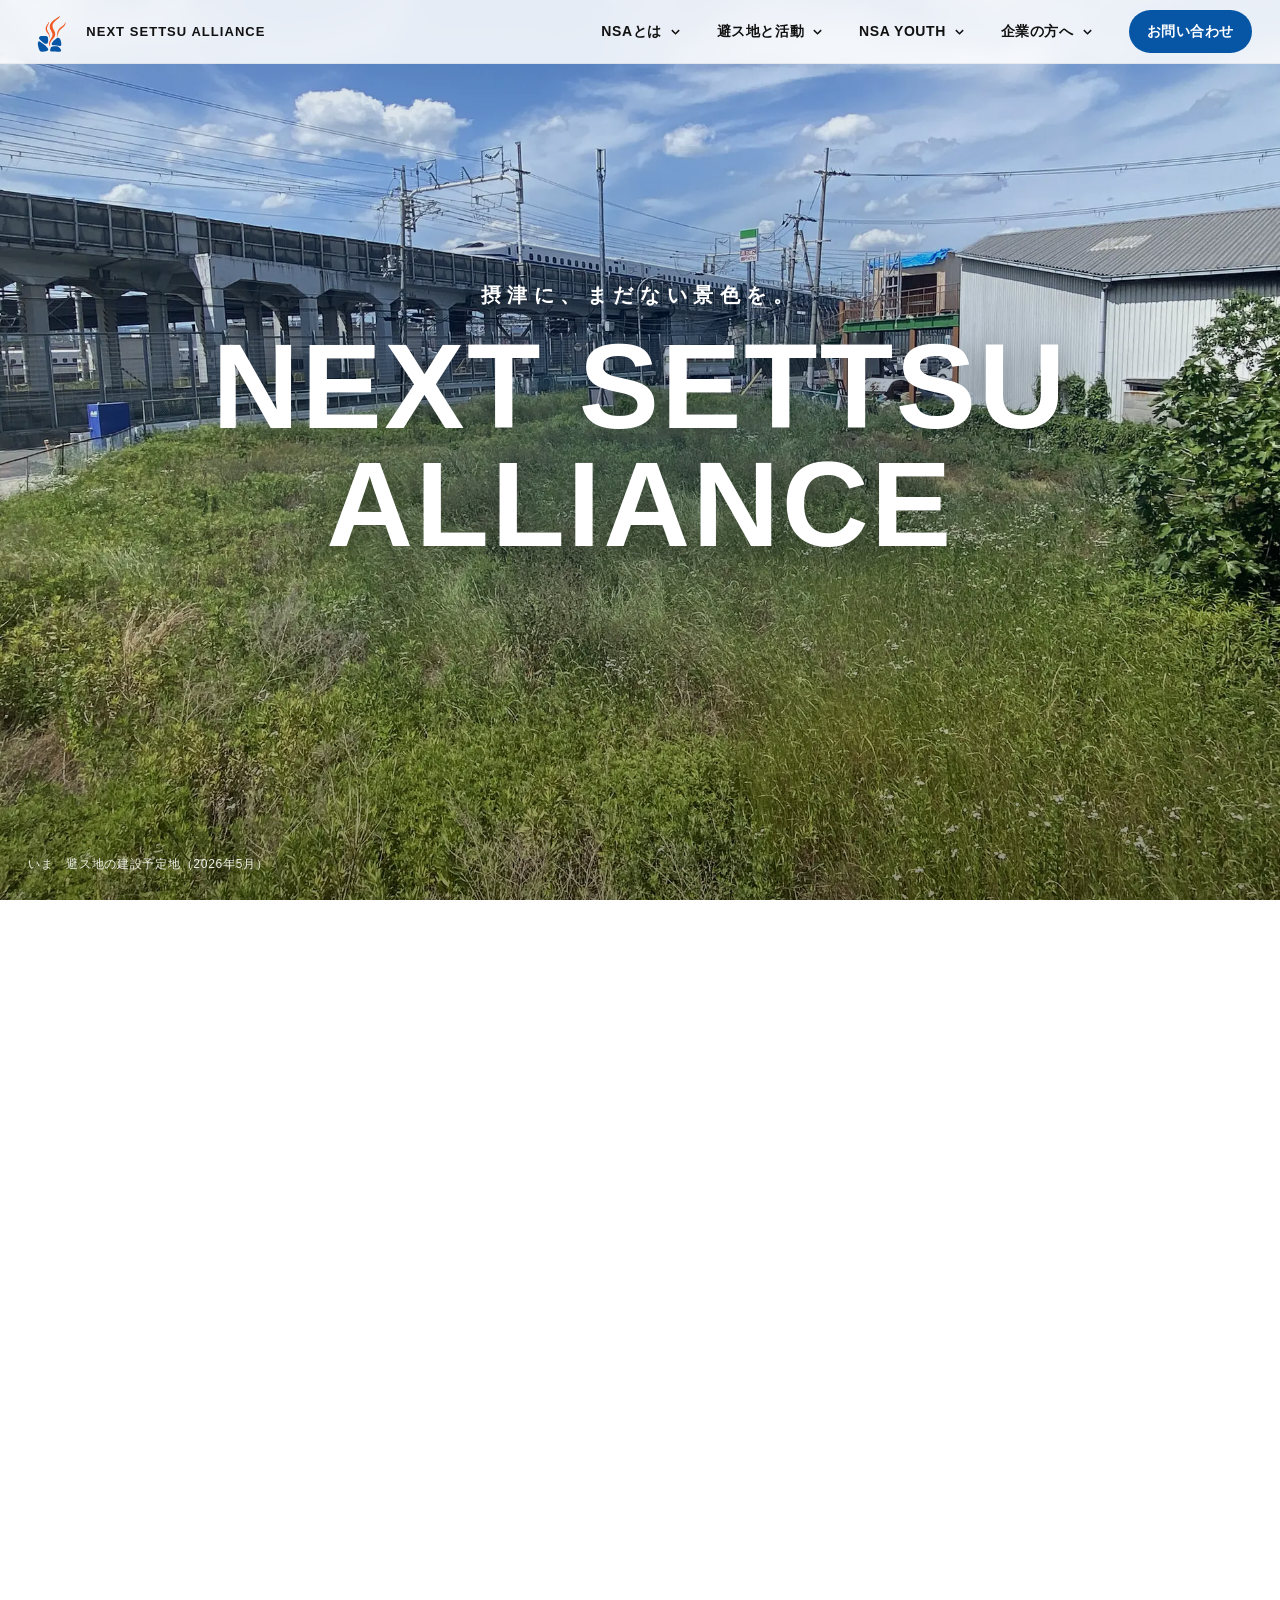
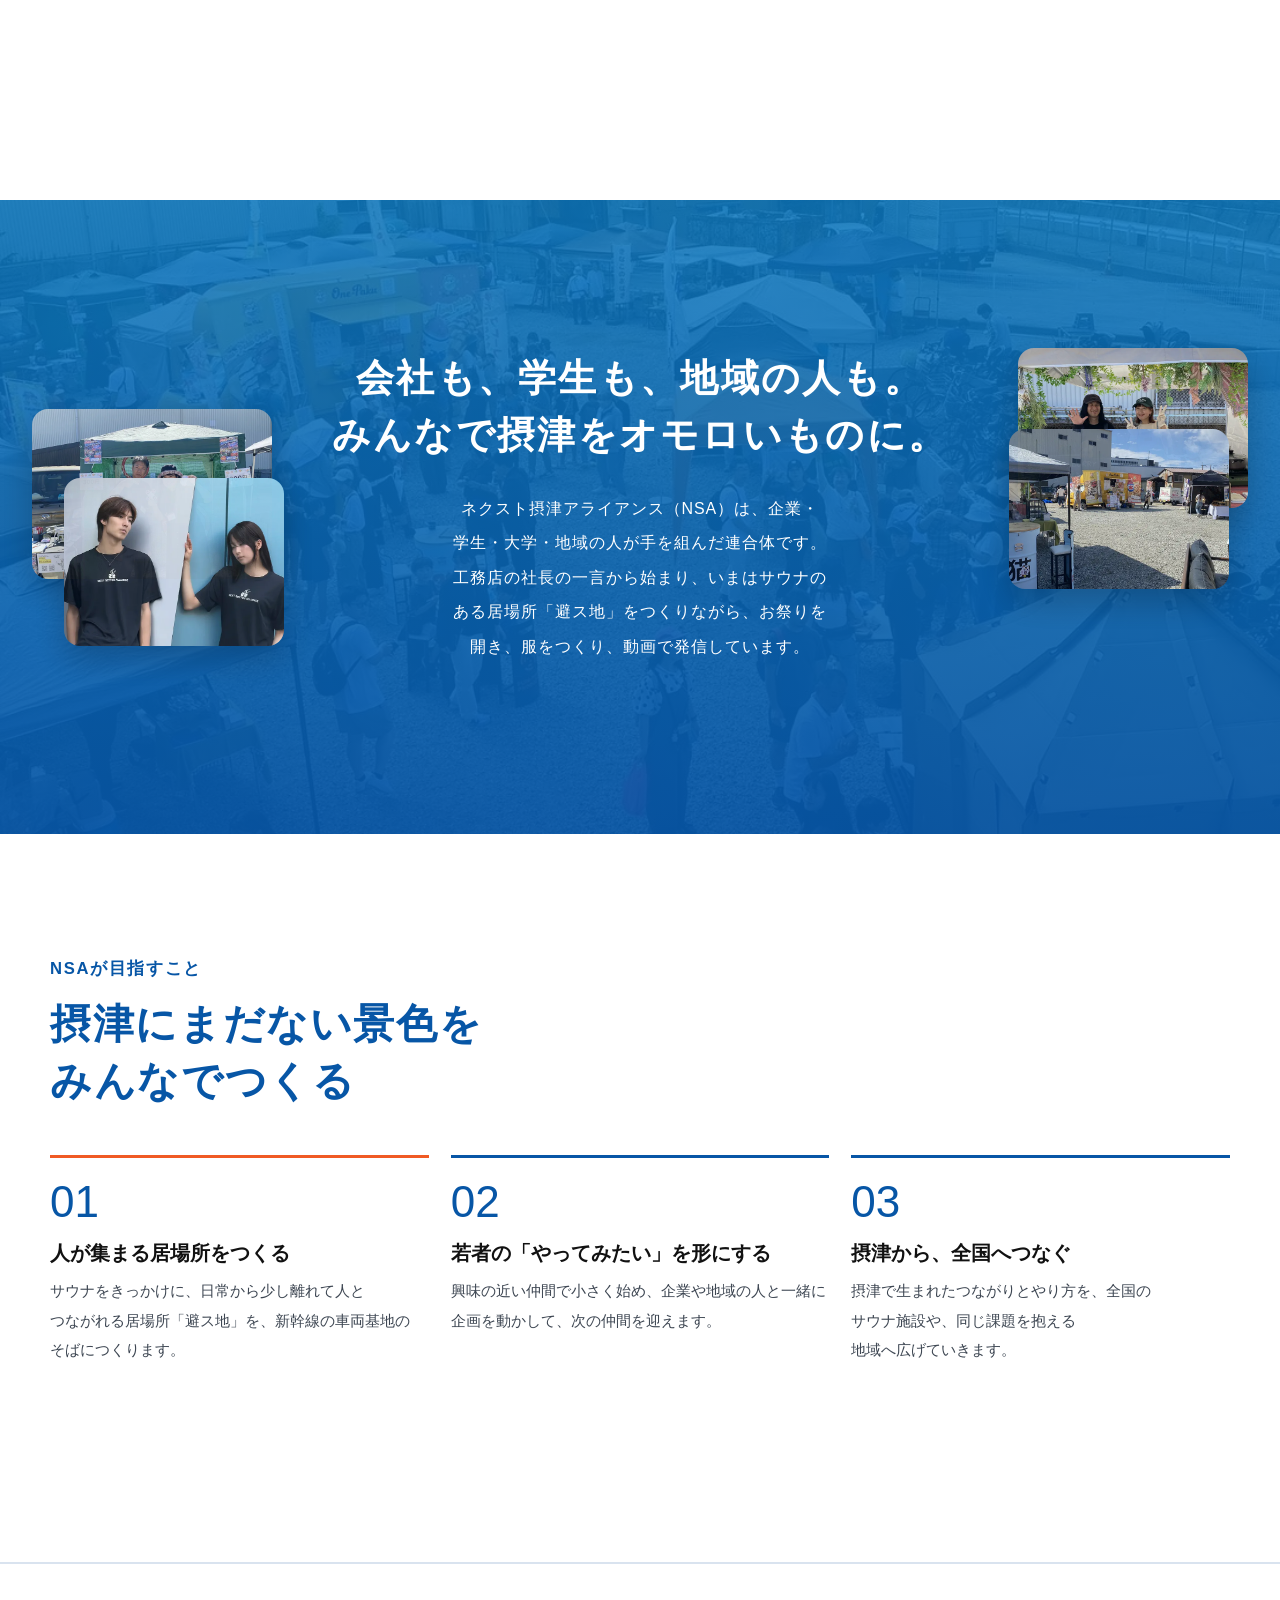
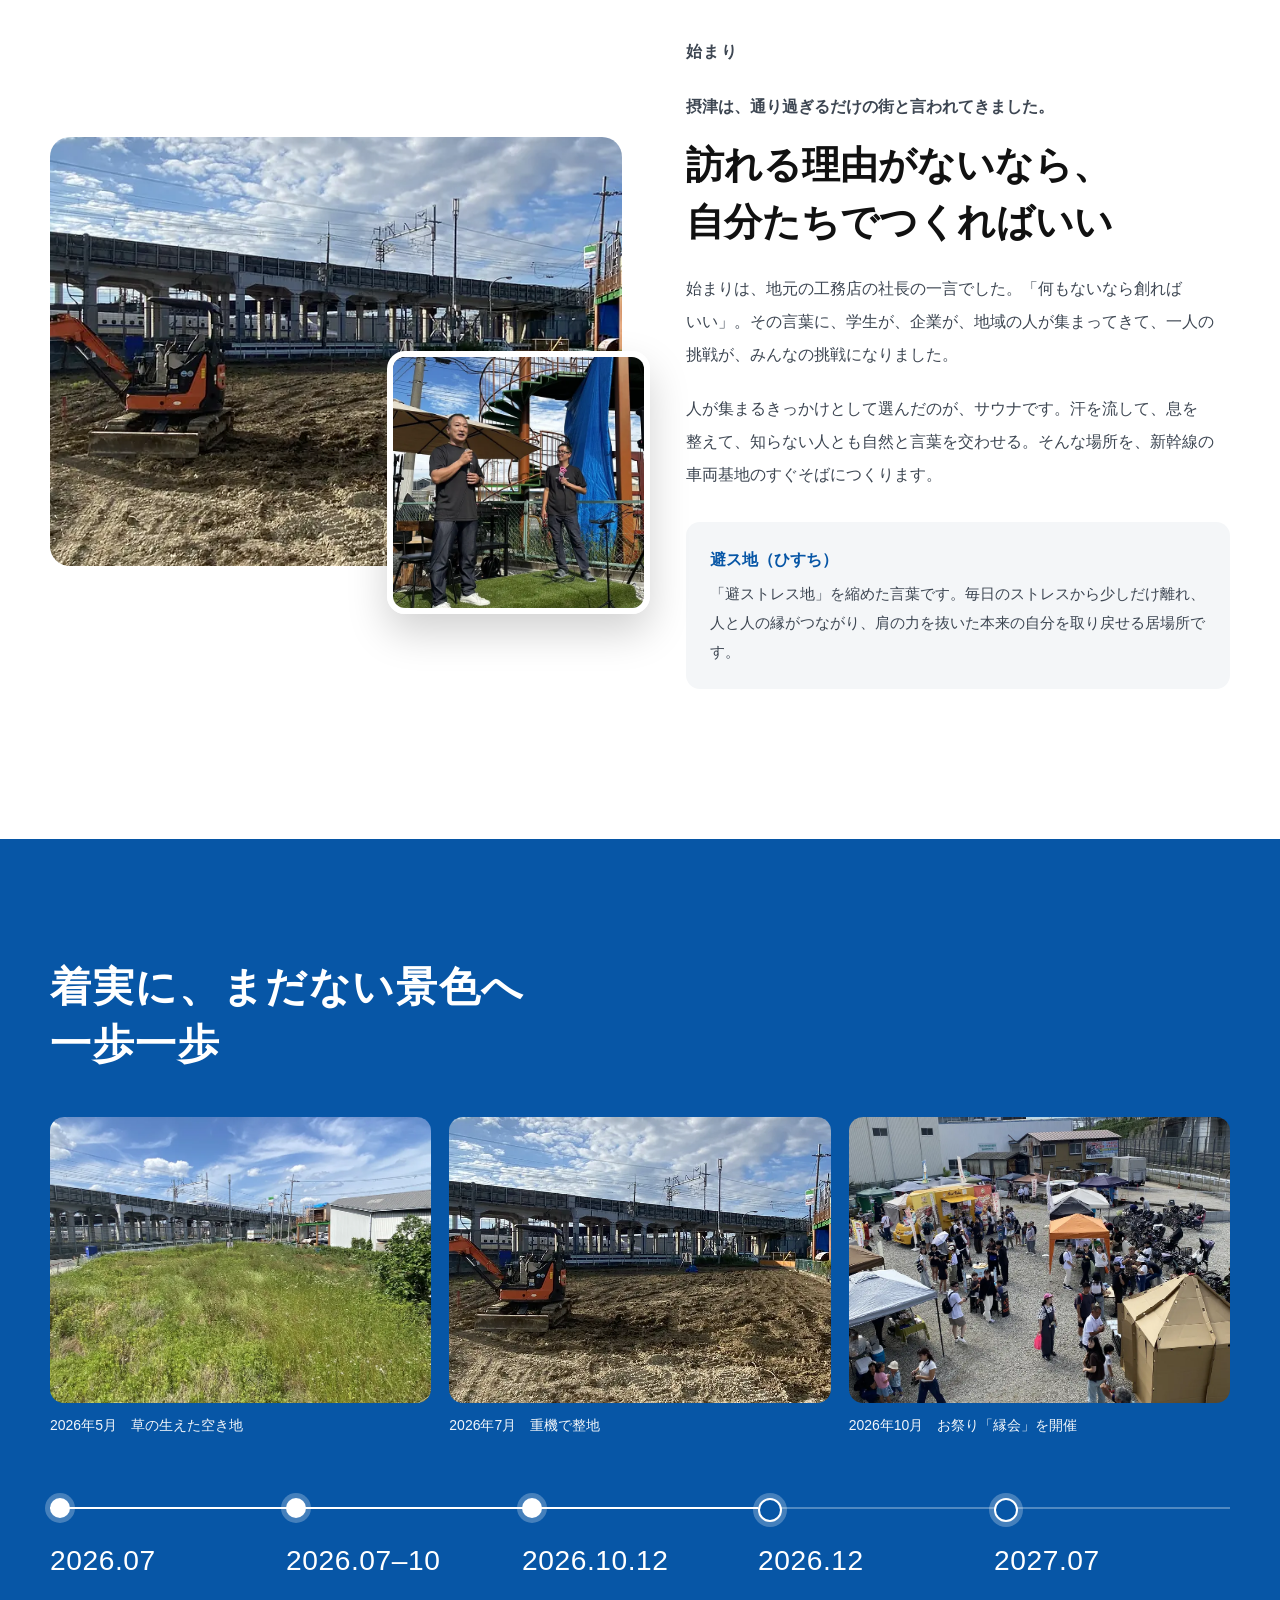
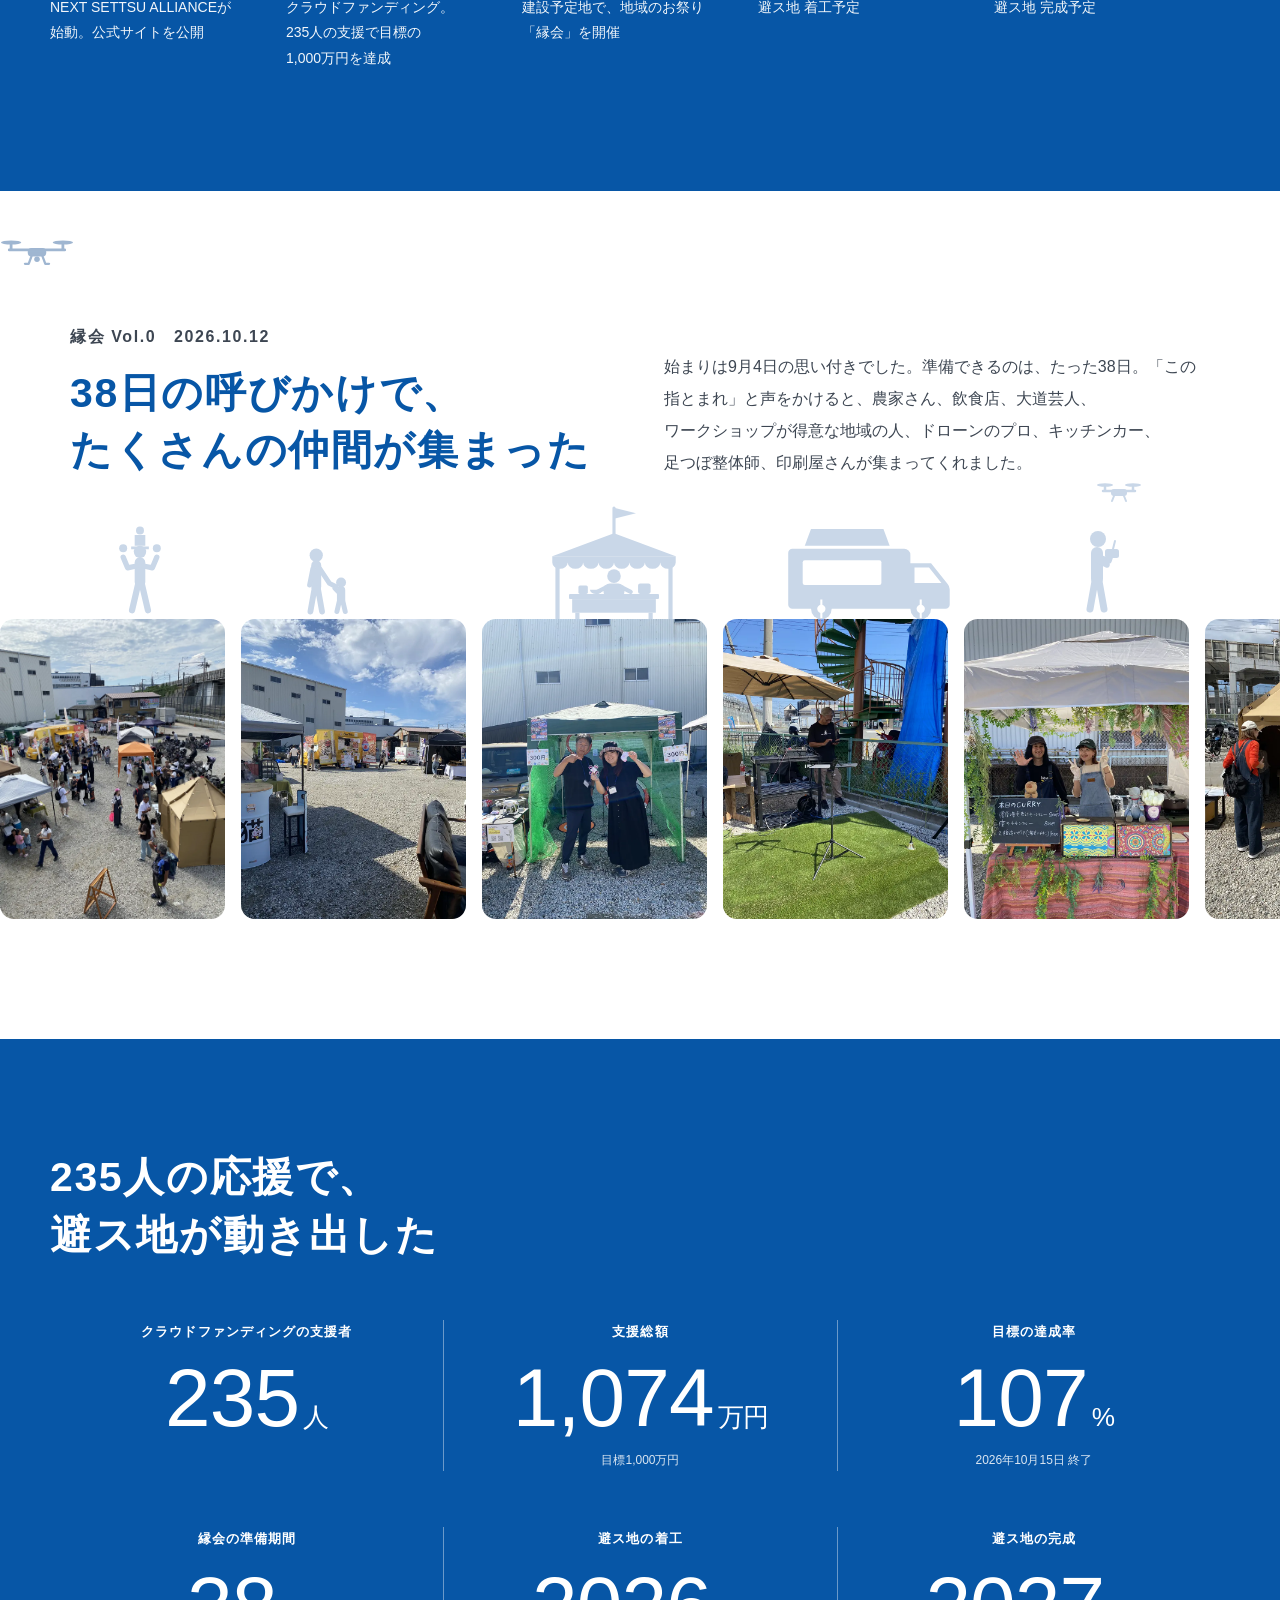
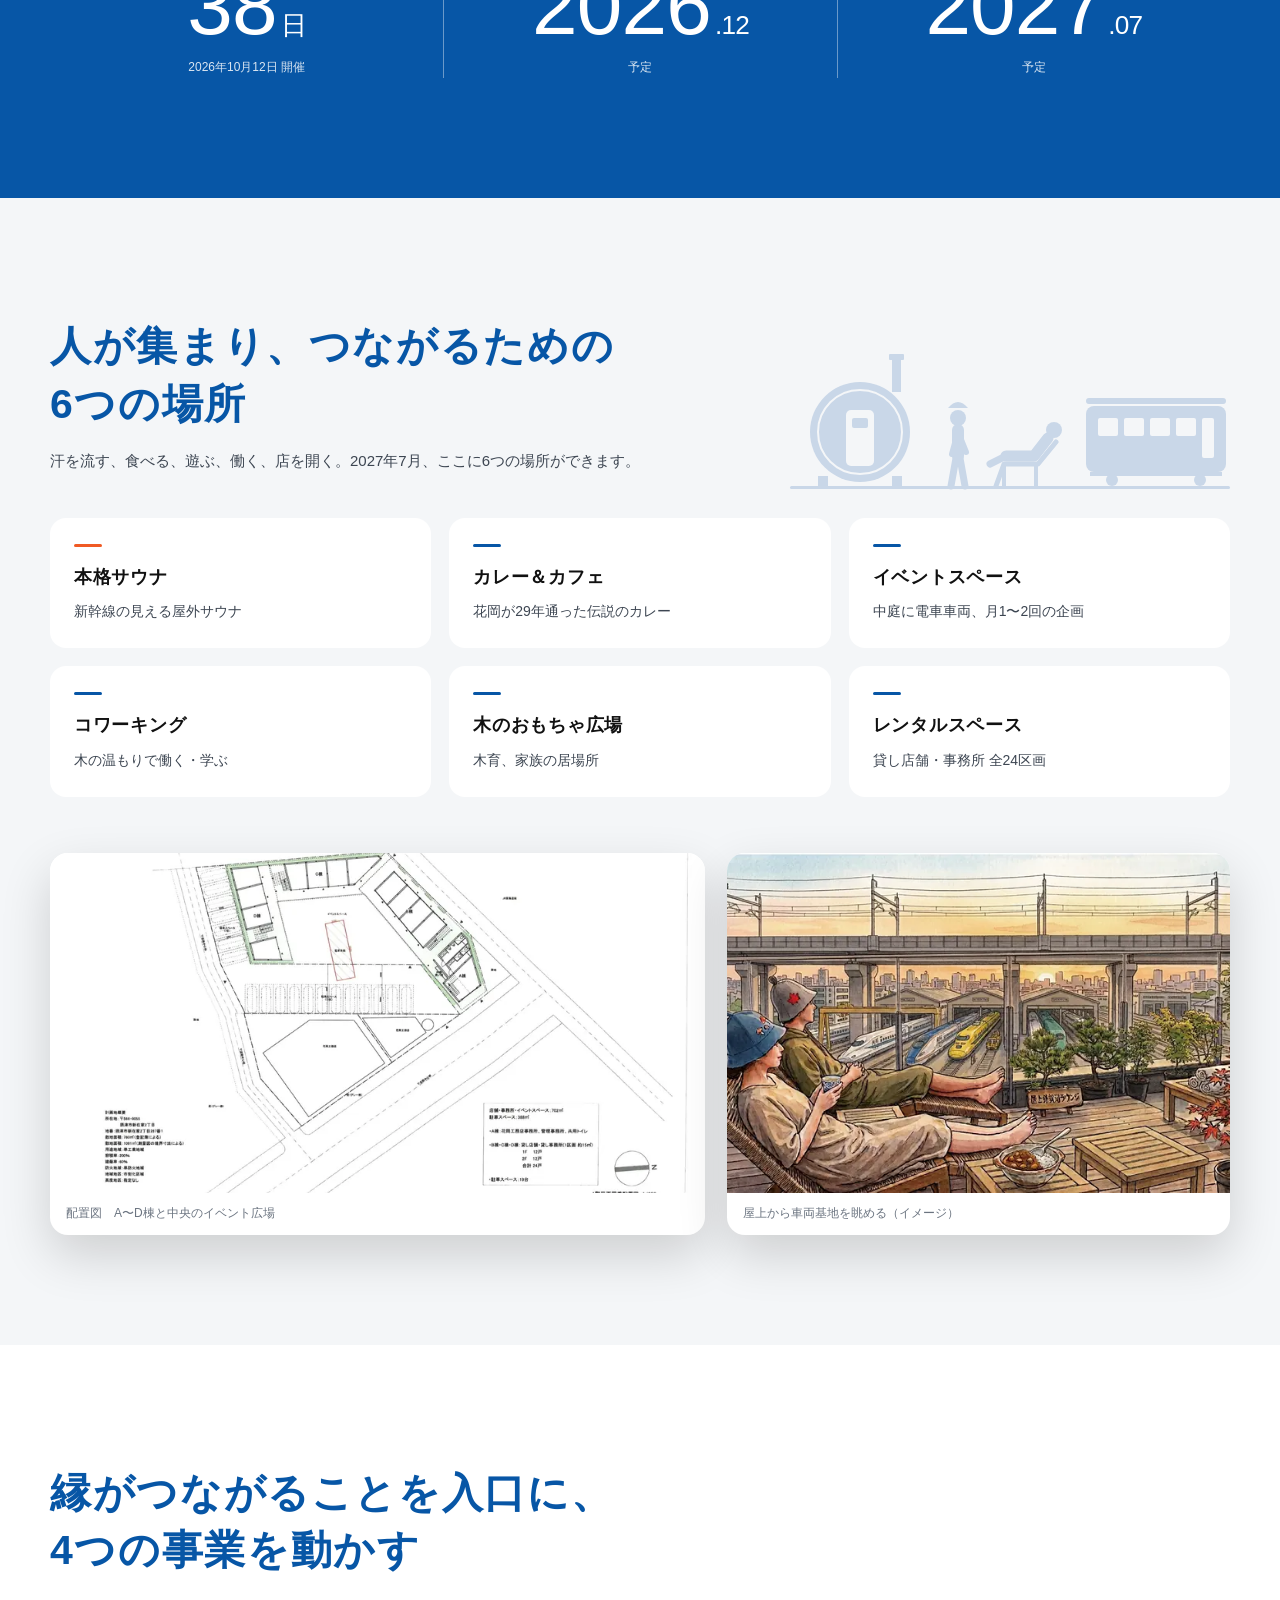
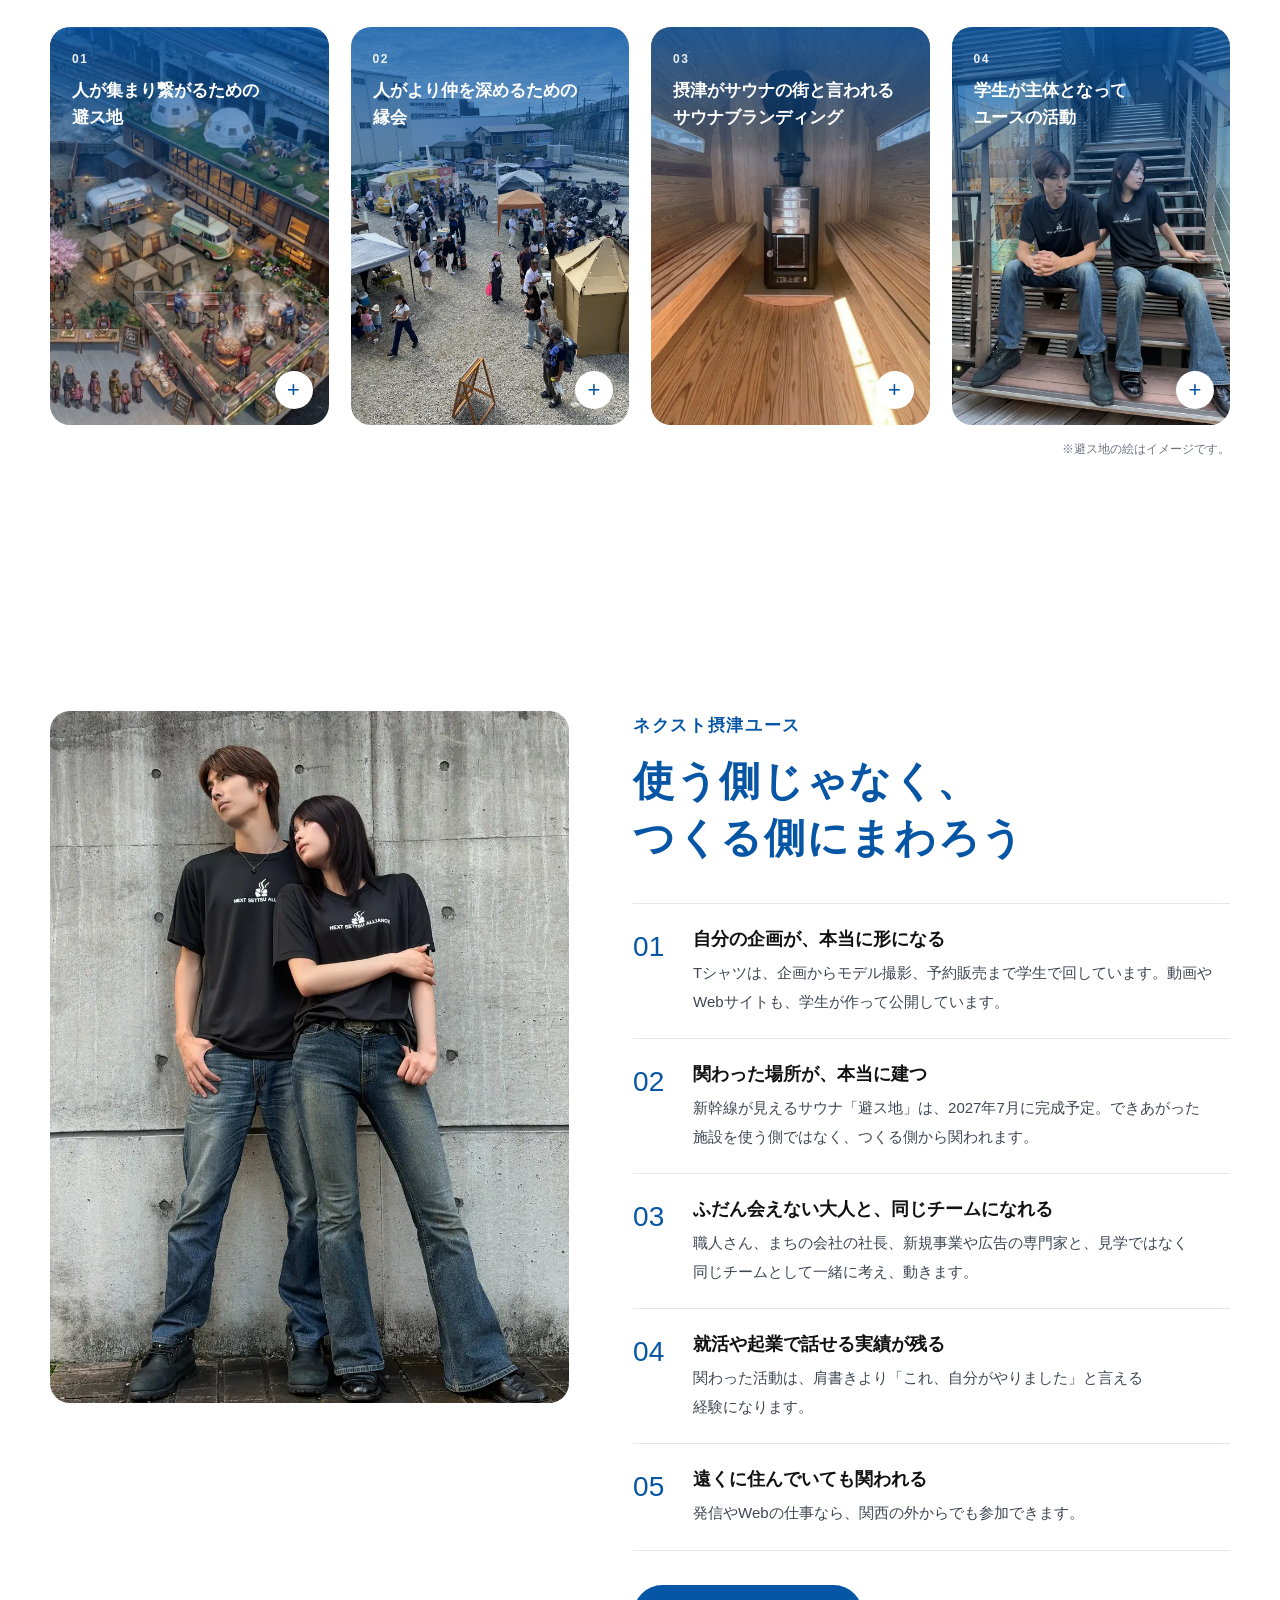
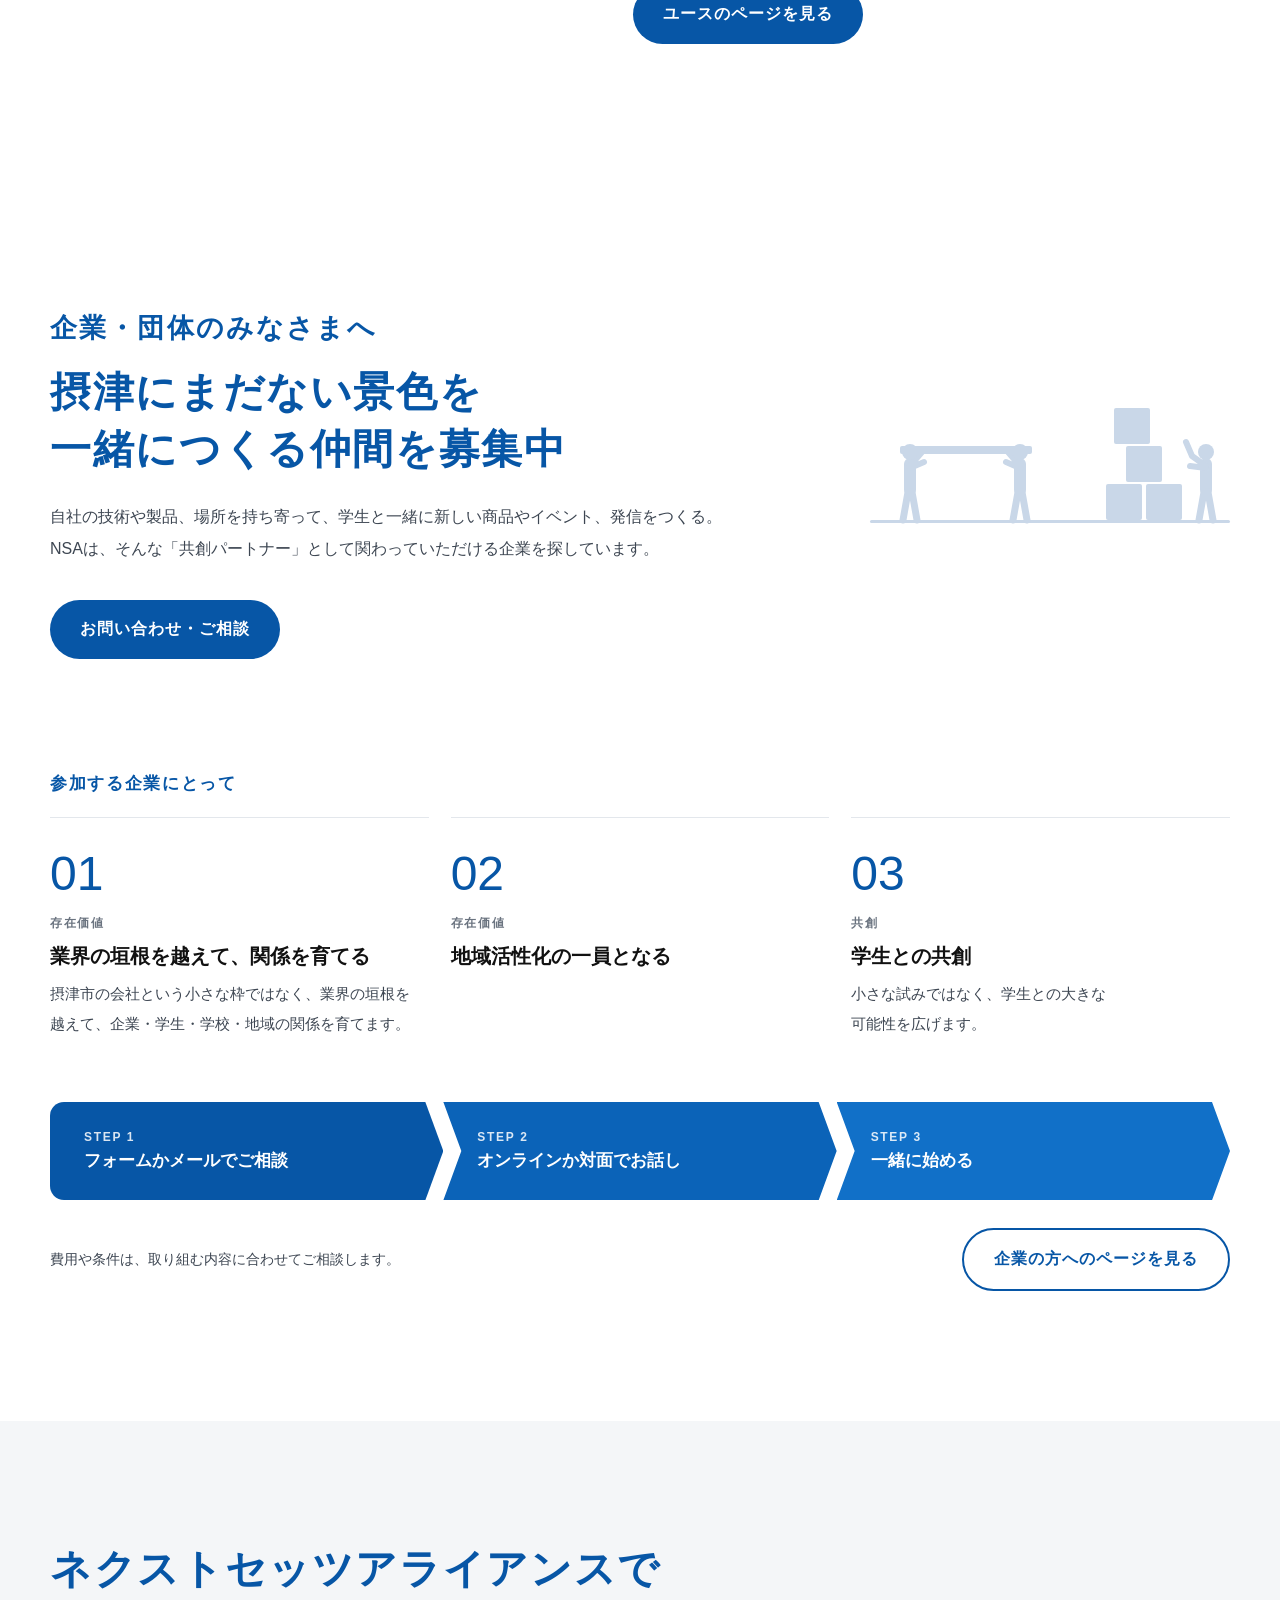
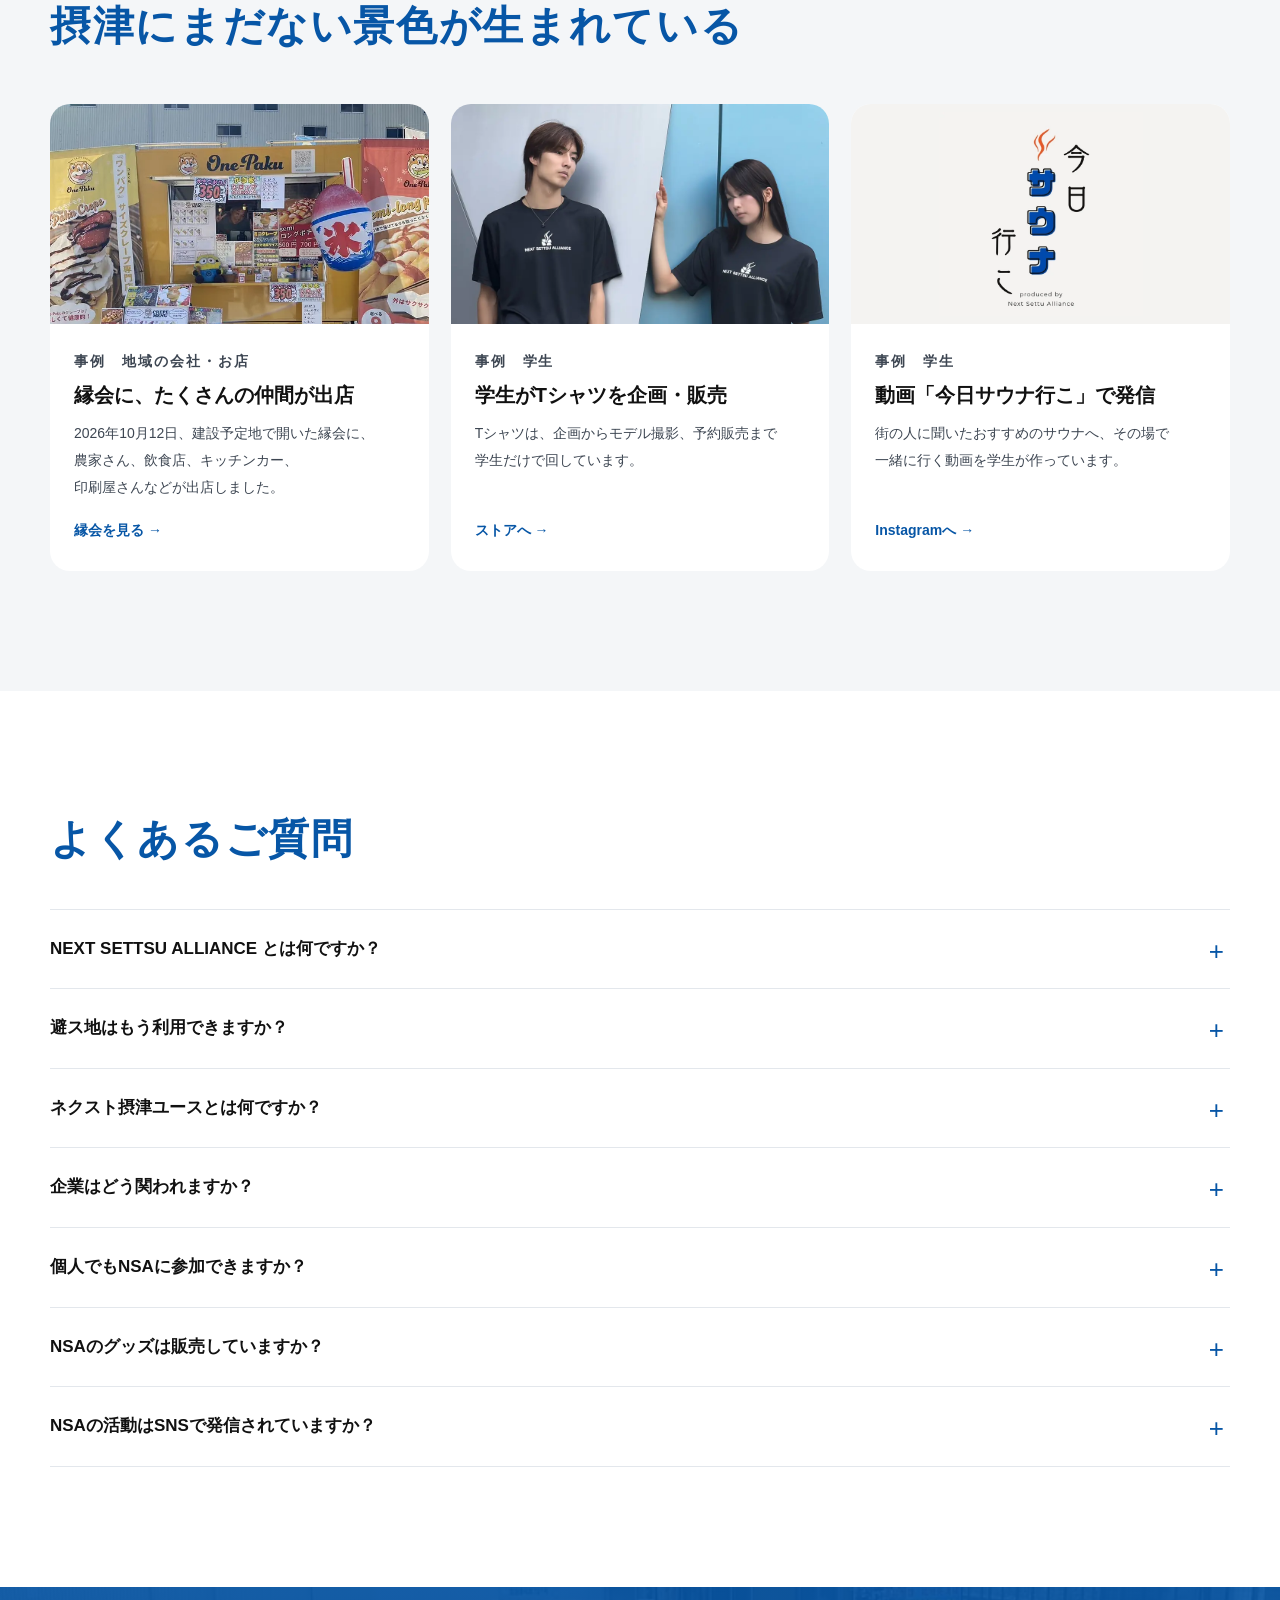
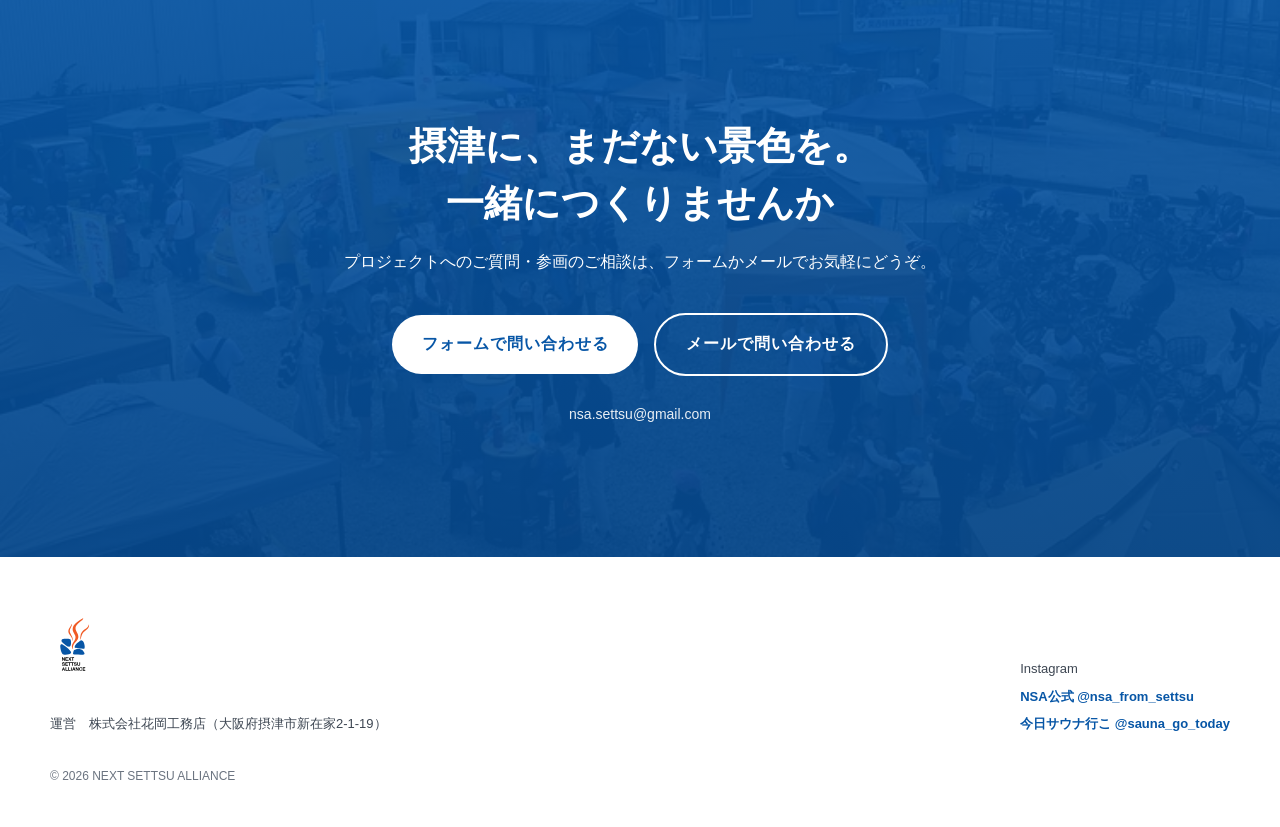
<file: index.html>
<!DOCTYPE html>
<html lang="ja">
<head>
  <meta charset="UTF-8">
  <meta name="viewport" content="width=device-width, initial-scale=1.0">
  <title>NEXT SETTSU ALLIANCE｜摂津サウナ「避ス地」をつくる、大阪府摂津市の連合体</title>
  <meta name="description" content="「摂津に、まだない景色を。」を合言葉に、企業・学生・大学・地域の人が縁をつなぐ連合体『NEXT SETTSU ALLIANCE（ネクストセッツアライアンス）』。第一の拠点は「避ス地 未知の駅 摂津サウナ」（大阪府摂津市）。">
  <link rel="canonical" href="https://nsa-settsu.jp/">
  <link rel="icon" href="assets/favicon.svg" type="image/svg+xml">
  <link rel="icon" href="assets/favicon-32.png" sizes="32x32" type="image/png">
  <link rel="icon" href="assets/favicon-16.png" sizes="16x16" type="image/png">
  <link rel="apple-touch-icon" href="assets/apple-touch-icon.png">
  <meta property="og:type" content="website">
  <meta property="og:url" content="https://nsa-settsu.jp/">
  <meta property="og:site_name" content="NEXT SETTSU ALLIANCE">
  <meta property="og:title" content="NEXT SETTSU ALLIANCE｜摂津から、つながる。">
  <meta property="og:description" content="NEXT SETTSU ALLIANCE（ネクストセッツアライアンス）は、企業・学生・大学・地域の人が手を組み、「摂津に、まだない景色を。」を合言葉に縁をつなぐ連合体です。">
  <meta property="og:image" content="https://nsa-settsu.jp/assets/og-image.jpg">
  <meta property="og:image:width" content="1200">
  <meta property="og:image:height" content="630">
  <meta property="og:locale" content="ja_JP">
  <meta name="twitter:card" content="summary_large_image">
  <meta name="twitter:title" content="NEXT SETTSU ALLIANCE｜摂津から、つながる。">
  <meta name="twitter:description" content="NEXT SETTSU ALLIANCE（ネクストセッツアライアンス）は、企業・学生・大学・地域の人が手を組み、「摂津に、まだない景色を。」を合言葉に縁をつなぐ連合体です。">
  <meta name="twitter:image" content="https://nsa-settsu.jp/assets/og-image.jpg">
  <!-- Google tag (gtag.js) -->
  
  <script async src="https://www.googletagmanager.com/gtag/js?id=G-4SYT5TZ86Y"></script>
  
  <script>
    window.dataLayer = window.dataLayer || [];
    function gtag(){dataLayer.push(arguments);}
    gtag('js', new Date());
    gtag('config', 'G-4SYT5TZ86Y');
  </script>
  <link rel="preconnect" href="https://www.googletagmanager.com">
  <!-- 構造化データ。NSA自体の所在地は未確定のため address は載せない（運営者=花岡工務店の住所とは別物）。窓口はメールのみ -->
  
  <script type="application/ld+json">
  {
    "@context": "https://schema.org",
    "@type": "Organization",
    "@id": "https://nsa-settsu.jp/#organization",
    "name": "NEXT SETTSU ALLIANCE",
    "alternateName": ["NSA", "ネクストセッツアライアンス", "ネクスト摂津アライアンス"],
    "url": "https://nsa-settsu.jp/",
    "logo": "https://nsa-settsu.jp/assets/logo-600.png",
    "sameAs": ["https://www.instagram.com/nsa_from_settsu/", "https://www.instagram.com/sauna_go_today/", "https://www.tiktok.com/@sauna_go_today"],
    "image": "https://nsa-settsu.jp/assets/og-image.jpg",
    "description": "「摂津に、まだない景色を。」を合言葉に、企業・学生・大学・地域の人が縁をつなぐ連合体。第一の拠点は「避ス地 未知の駅 摂津サウナ」。",
    "foundingDate": "2026-07",
    "email": "nsa.settsu@gmail.com",
    "contactPoint": {
      "@type": "ContactPoint",
      "contactType": "一般のお問い合わせ",
      "email": "nsa.settsu@gmail.com",
      "availableLanguage": "ja"
    },
    "areaServed": {
      "@type": "City",
      "name": "摂津市",
      "containedInPlace": { "@type": "AdministrativeArea", "name": "大阪府" }
    },
    "knowsAbout": ["地方創生", "サウナ", "まちづくり", "産学連携", "空き家活用"],
    "subOrganization": {
      "@type": "Organization",
      "name": "NEXT SETTSU YOUTH",
      "url": "https://nsa-settsu.jp/students/",
      "description": "NEXT SETTSU ALLIANCE の学生・若者共創チーム。Tシャツの企画・販売、SNSの動画、Webサイトづくり、イベントの運営などを、学生・若者が主体で動かしています。"
    }
  }
  </script>
  
  <script type="application/ld+json">
  {
    "@context": "https://schema.org",
    "@type": "WebSite",
    "name": "NEXT SETTSU ALLIANCE",
    "alternateName": ["NSA", "ネクスト摂津アライアンス", "ネクストセッツアライアンス"],
    "url": "https://nsa-settsu.jp/",
    "inLanguage": "ja",
    "publisher": { "@type": "Organization", "name": "NEXT SETTSU ALLIANCE", "url": "https://nsa-settsu.jp/" }
  }
  </script>
  <!-- FAQの構造化データ。本文のdl要素と文言を一致させること（食い違うとGoogleに無視される） -->
  <style>
  :root{
    --blue:#0756A6; --blue-deep:#06478a; --ink:#111; --body:#3d4652; --mut:#6b7480;
    --line:#e3e7ec; --orange:#F05A24; --paper:#f4f6f8;
    --sans:"Helvetica Neue", Arial, "Hiragino Kaku Gothic ProN", "Hiragino Sans", Meiryo, sans-serif;
  }
  *{box-sizing:border-box;margin:0;padding:0}
  html{scroll-behavior:smooth}
  body{font-family:var(--sans);color:var(--ink);background:#fff;line-height:1.8;-webkit-font-smoothing:antialiased;overflow-x:hidden}
  img{display:block;max-width:100%}
  h1,h2,h3,p,dt,dd,summary,b,span,li,.card-more{word-break:auto-phrase;text-wrap:pretty}
  h1,h2,h3,.card-h{text-wrap:balance}
  a{color:inherit;text-decoration:none}

  /* header */
  .hd{position:fixed;inset:0 0 auto 0;z-index:50;height:64px;display:flex;align-items:center;justify-content:space-between;padding:0 28px;background:rgba(255,255,255,.86);backdrop-filter:blur(10px);-webkit-backdrop-filter:blur(10px);border-bottom:1px solid rgba(0,0,0,.05)}
  .hd-logo{display:flex;align-items:center;gap:10px;font-weight:700;font-size:13px;letter-spacing:.08em}
  .hd-logo img{height:42px;width:auto}
  .hd nav{display:flex;gap:28px;font-size:14px;font-weight:600;letter-spacing:.04em}
  .hd nav a:hover{color:var(--blue)}
  .hd .cta{background:var(--blue);color:#fff;padding:9px 18px;border-radius:999px}
  .hd .cta:hover{color:#fff;background:var(--blue-deep)}

  /* hero */
  .hero{position:relative;height:100svh;min-height:600px;overflow:hidden;color:#fff}
  .hero-bg{position:absolute;inset:0;background:url(assets/ir/y-site-may.webp) center 45%/cover no-repeat;transform:scale(1.08);animation:kb 14s ease-out forwards}
  @keyframes kb{to{transform:scale(1)}}
  .hero::after{content:"";position:absolute;inset:0;background:radial-gradient(ellipse 70% 45% at 50% 50%,rgba(4,40,90,.42),rgba(4,40,90,0) 75%),linear-gradient(180deg,rgba(4,40,90,.18) 0%,rgba(4,40,90,.08) 45%,rgba(0,0,0,.4) 100%)}
  .hero-copy{position:absolute;inset:0;z-index:2;display:flex;flex-direction:column;align-items:center;justify-content:center;text-align:center;padding:0 20px}
  .hero-kicker{font-size:clamp(15px,1.6vw,22px);letter-spacing:.32em;font-weight:600;text-shadow:0 2px 16px rgba(0,0,0,.35);opacity:0;animation:up 1s .3s forwards}
  .hero-name{font-size:clamp(46px,9.4vw,150px);font-weight:700;line-height:.98;letter-spacing:.02em;margin-top:14px;text-shadow:0 4px 30px rgba(0,0,0,.3);opacity:0;animation:up 1.2s .55s forwards}
  .hero-cap{position:absolute;left:28px;bottom:24px;z-index:2;font-size:12px;letter-spacing:.08em;opacity:.9}
  @keyframes up{from{opacity:0;transform:translateY(24px)}to{opacity:1;transform:none}}

  /* intro (blue tinted photo + floating photos) */
  .intro{position:relative;padding:150px 20px 170px;color:#fff;overflow:hidden}
  .intro-bg{position:absolute;inset:0;background:url(assets/ir/enkai-crowd2.webp) center/cover no-repeat}
  .intro-bg::after{content:"";position:absolute;inset:0;background:linear-gradient(180deg,rgba(13,120,190,.86),rgba(7,86,166,.94))}
  .intro-text{position:relative;z-index:2;max-width:780px;margin:0 auto;text-align:center}
  .intro h2{font-size:clamp(24px,3vw,38px);line-height:1.5;letter-spacing:.06em}
  .intro p{font-size:clamp(15px,1.25vw,17px);line-height:2.15;letter-spacing:.06em;margin:28px auto 0;max-width:30em;text-wrap:balance}
  .float{position:absolute;z-index:1;border-radius:16px;overflow:hidden;box-shadow:0 12px 32px rgba(0,0,0,.22);opacity:0;transition:opacity 1.1s ease;will-change:transform}
  .float.in{opacity:.95}
  .float img{width:100%;height:100%;object-fit:cover}
  .f1{width:240px;height:170px;left:2.5%;top:16%}
  .f2{width:220px;height:168px;left:5%;top:58%}
  .f3{width:230px;height:160px;right:2.5%;top:12%}
  .f4{width:220px;height:160px;right:4%;top:56%}
  .f5{display:none}

  /* section heading */
  .sec{padding:120px 20px}
  .wrap{max-width:1180px;margin:0 auto}
  .sec-h{font-size:clamp(26px,3.2vw,42px);font-weight:700;color:var(--blue);letter-spacing:.04em;line-height:1.4}
  .sec-lead{color:var(--body);margin-top:14px;font-size:15px}

  /* cards */
  .cards{display:grid;grid-template-columns:repeat(4,1fr);gap:22px;margin-top:48px}
  .card{position:relative;aspect-ratio:7/10;border-radius:20px;overflow:hidden;color:#fff;cursor:pointer;transform:translateY(30px);opacity:0;transition:transform .9s cubic-bezier(.2,.7,.2,1),opacity .9s}
  .card.in{transform:none;opacity:1}
  .card img{position:absolute;inset:0;width:100%;height:100%;object-fit:cover;transition:transform .8s ease}
  .card:hover img{transform:scale(1.05)}
  .card::before{content:"";position:absolute;inset:0;z-index:1;background:linear-gradient(180deg,rgba(7,86,166,.82) 0%,rgba(7,86,166,.35) 34%,rgba(7,86,166,0) 60%)}
  .card-t{position:absolute;z-index:2;left:22px;right:22px;top:22px}
  .card-k{font-size:12px;letter-spacing:.14em;font-weight:600;opacity:.9}
  .card-h{font-size:clamp(16px,1.35vw,19px);font-weight:700;line-height:1.55;margin-top:6px;word-break:keep-all;overflow-wrap:anywhere}
  .sec-h,.intro h2{word-break:keep-all;overflow-wrap:anywhere}
  .num-v{white-space:nowrap}
  .card-plus{position:absolute;z-index:3;right:16px;bottom:16px;width:38px;height:38px;border-radius:50%;background:#fff;color:var(--blue);display:grid;place-items:center;font-size:22px;line-height:1;transition:transform .3s}
  .card-more{position:absolute;inset:0;z-index:2;background:rgba(7,86,166,.94);padding:26px 22px;display:flex;flex-direction:column;justify-content:flex-end;font-size:14px;line-height:1.9;opacity:0;transition:opacity .35s}
  .card.open .card-more{opacity:1}
  .card-t{transition:opacity .3s}
  .card.open .card-t{opacity:0}
  .card.open .card-plus{transform:rotate(45deg)}
  .card-more b{font-size:17px;margin-bottom:10px;display:block}
  .note{font-size:12px;color:var(--mut);text-align:right;margin-top:14px}

  /* numbers band */
  .nums{background:var(--blue);color:#fff;padding:110px 20px 120px;position:relative;overflow:hidden}
  .nums .sec-h{color:#fff}
  .num-grid{display:grid;grid-template-columns:repeat(3,1fr);margin-top:56px;row-gap:56px}
  .num{text-align:center;padding:0 16px;border-left:1px solid rgba(255,255,255,.4)}
  .num:nth-child(3n+1){border-left:none}
  .num-k{font-size:13px;font-weight:600;letter-spacing:.08em}
  .num-v{font-weight:300;font-size:clamp(54px,6.4vw,96px);line-height:1.1;margin-top:10px;letter-spacing:-.01em;font-feature-settings:"tnum"}
  .num-v small{font-size:.32em;font-weight:500;margin-left:4px}
  .num-s{font-size:12px;opacity:.85;margin-top:6px}
  .nums-photo{position:absolute;right:-40px;top:-60px;width:360px;height:250px;border-radius:18px;overflow:hidden;opacity:.18}

  .ft{padding:40px 20px;text-align:center;font-size:12px;color:var(--mut)}


  /* why */
  .why{position:relative;padding:130px 20px 150px;background:#fff;overflow:hidden}
  .why-grid{display:grid;grid-template-columns:1.05fr 1fr;gap:64px;align-items:center}
  .why-photo{position:relative}
  .why-photo img{width:100%;aspect-ratio:4/3;object-fit:cover;border-radius:20px}
  .why-photo .sub{position:absolute;right:-28px;bottom:-48px;width:46%;aspect-ratio:1/1;border-radius:18px;border:6px solid #fff;box-shadow:0 18px 40px rgba(0,0,0,.18);object-fit:cover}
  .why-k{font-size:clamp(15px,1.3vw,18px);font-weight:700;color:var(--blue);letter-spacing:.1em}
  .why-pro{font-size:clamp(16px,1.5vw,19px);font-weight:700;color:var(--ink);margin-top:14px;line-height:1.7}
  .faq details p a{color:var(--blue);text-decoration:underline;text-underline-offset:3px}
  .why h2{font-size:clamp(26px,3vw,40px);line-height:1.5;margin-top:12px;word-break:keep-all;overflow-wrap:anywhere}
  .why p{color:var(--body);margin-top:22px;font-size:16px;line-height:2.05}
  .why .def{margin-top:30px;padding:22px 24px;background:var(--paper);border-radius:14px;font-size:15px;line-height:1.95;color:var(--body)}
  .why .def b{color:var(--blue);display:block;font-size:16px;margin-bottom:4px}

  /* place (hisuchi facilities) */
  .place{background:var(--paper);padding:120px 20px 0;position:relative}
  .fac{display:grid;grid-template-columns:repeat(3,1fr);gap:18px;margin-top:44px}
  .fac div{background:#fff;border-radius:16px;padding:26px 24px 24px}
  .fac div::before{content:"";display:block;width:28px;height:3px;border-radius:2px;background:var(--blue);margin-bottom:14px}
  .fac b{display:block;font-size:18px;letter-spacing:.04em}
  .fac span{display:block;color:var(--body);font-size:14px;margin-top:6px;line-height:1.8}
  .fac div:nth-child(1)::before{background:var(--orange)}
  .place-figs{display:grid;grid-template-columns:1.3fr 1fr;gap:22px;margin-top:56px;position:relative;z-index:2;transform:translateY(80px)}
  .place-figs figure{border-radius:18px;overflow:hidden;background:#fff;box-shadow:0 20px 50px rgba(0,0,0,.16)}
  .place-figs img{width:100%;height:340px;object-fit:cover}
  .place-figs figcaption{font-size:12px;color:var(--mut);padding:10px 16px}
  .place + .nums{padding-top:190px}

  /* enkai gallery */
  .enkai{padding:130px 0 120px;overflow:hidden}
  .enkai .wrap{padding:0 20px}
  .enkai-head{display:grid;grid-template-columns:1fr 1fr;gap:48px;align-items:end}
  .enkai-head p{color:var(--body);font-size:16px;line-height:2}
  .enkai-txt p+p{margin-top:14px}
  .strip{margin-top:52px;display:flex;gap:16px;width:max-content;animation:marq 70s linear infinite}
  .strip img{height:300px;width:auto;border-radius:14px;object-fit:cover}
  @keyframes marq{to{transform:translateX(-50%)}}
  .enkai .note{max-width:1180px;margin:14px auto 0;padding:0 20px}
  /* section silhouettes */
  :root{--sil:#c9d7e8}
  .sc-deco,.why-train{--hole:#fff;color:var(--sil);pointer-events:none}
  .sc-deco svg,.why-train svg{fill:currentColor;overflow:visible;display:block;height:auto}
  .sc-deco .h,.why-train .h{fill:var(--hole)}
  .place-deco{--hole:var(--paper)}
  .sc-deco svg{width:100%;opacity:0;translate:0 24px;transition:opacity .9s,translate .9s cubic-bezier(.2,.8,.2,1)}
  .sc-deco.in svg{opacity:1;translate:0 0}
  .place .wrap,.biz .wrap{position:relative}
  .place-deco{position:absolute;right:0;top:-6px;width:min(440px,calc(100% - 620px))}
  .biz-deco{position:absolute;right:0;top:40px;width:min(360px,calc(100% - 760px))}
  .why-train{position:absolute;left:0;right:0;top:46px;height:40px}
  .why-train .rail{position:absolute;left:0;right:0;bottom:6px;height:2px;background:var(--sil);opacity:.7}
  .why-train .train{position:absolute;left:0;top:0;width:420px;transform:translateX(105vw);animation:pass 12s linear infinite}
  @keyframes pass{0%{transform:translateX(105vw)}38%,100%{transform:translateX(-460px)}}
  .place-deco .steam{transform-box:fill-box;transform-origin:center;opacity:0;animation:steam 3s ease-out infinite}
  .place-deco .s2{animation-delay:-1s}.place-deco .s3{animation-delay:-2s}
  .place-deco .t1{animation-duration:4s}.place-deco .t2{animation-duration:4s;animation-delay:-2s}
  .place-deco .towel{animation:towel 10s ease-in-out infinite}
  @keyframes towel{0%,10%{transform:translateX(-30px) scaleX(1)}45%,55%{transform:translateX(14px) scaleX(1)}56%,90%{transform:translateX(14px) scaleX(-1)}100%{transform:translateX(-30px) scaleX(-1)}}
  .place-deco .towel{transform-box:fill-box;transform-origin:center}
  .biz-deco .pair{animation:pair 7s ease-in-out infinite}
  @keyframes pair{0%,100%{transform:translate(0,0)}25%{transform:translate(20px,-2px)}50%{transform:translate(40px,0)}75%{transform:translate(20px,-2px)}}
  .biz-deco .drop{animation:drop 4s cubic-bezier(.3,0,.3,1) infinite}
  @keyframes drop{0%{transform:translate(-40px,-30px);opacity:0}20%{opacity:1}45%,85%{transform:translate(12px,0);opacity:1}100%{transform:translate(12px,0);opacity:0}}
  .biz-deco .stacker{transform-box:view-box;transform-origin:336px 166px;animation:sway 2s ease-in-out infinite alternate}
  @media (max-width:1000px){
    .place-deco,.biz-deco{position:relative;top:auto;right:auto;margin:28px 0 0 auto;width:min(100%,340px)}
  }
  @media (max-width:600px){
    .why-train{top:26px;height:30px}.why-train .train{width:300px}
    @keyframes pass{0%{transform:translateX(105vw)}38%,100%{transform:translateX(-340px)}}
    .place-deco,.biz-deco{width:min(100%,300px)}
  }
  @media (prefers-reduced-motion:reduce){
    .sc-deco *,.why-train *{animation:none!important}
    .sc-deco svg{opacity:1;translate:none;transition:none}
    .why-train .train{transform:translateX(55vw)}
    .place-deco .steam{opacity:0}
  }
  /* enkai silhouettes */
  .enkai{position:relative}
  .drone-fly{position:absolute;top:46px;left:0;width:100%;height:0;pointer-events:none}
  .drone{position:absolute;left:0;top:0;width:74px;color:#9fb6d1;animation:fly 30s ease-in-out infinite}
  .drone svg{display:block;width:100%;height:auto;fill:currentColor;animation:bob 2.6s ease-in-out infinite}
  .drone .rotor{transform-box:fill-box;transform-origin:center;animation:spin .12s linear infinite alternate}
  @keyframes fly{0%,100%{transform:translate(52vw,0) rotate(0)}22%{transform:translate(70vw,26px) rotate(5deg)}48%{transform:translate(83vw,2px) rotate(0)}74%{transform:translate(61vw,20px) rotate(-5deg)}}
  @keyframes bob{0%,100%{transform:translateY(0)}50%{transform:translateY(-6px)}}
  @keyframes spin{to{transform:scaleX(.3)}}
  .enkai-ground{position:relative;max-width:1180px;height:100px;margin:40px auto 0;pointer-events:none;color:#c9d7e8}
  .enkai-ground svg{position:absolute;bottom:0;height:auto;fill:currentColor;overflow:visible}
  .enkai-ground + .strip{margin-top:0}
  .sil-juggler{left:5%;width:62px}
  .sil-family{left:21%;width:58px}
  .sil-tent{left:42%;width:136px}
  .sil-car{left:62%;width:176px}
  .sil-pilot{left:87%;width:64px}
  .sil-pilot .mini{animation:hover 1.8s ease-in-out infinite alternate}
  .sil-pilot .rotor{transform-box:fill-box;transform-origin:center;animation:spin .12s linear infinite alternate}
  @keyframes hover{from{transform:translate(0,0)}to{transform:translate(-4px,-6px)}}
  .sil-tent .vendor{animation:serve 2.4s ease-in-out infinite}
  @keyframes serve{0%,70%,100%{transform:translateX(0)}80%,90%{transform:translateX(-3px)}}
  .sil-juggler .ball{transform-box:fill-box;animation:juggle 1.1s ease-in-out infinite}
  .enkai-ground svg{translate:0 28px;opacity:0;transition:translate .8s cubic-bezier(.2,.8,.2,1),opacity .8s}
  .enkai-ground.in svg{translate:0 0;opacity:1}
  .enkai-ground .sil-family{transition-delay:.15s}.enkai-ground .sil-tent{transition-delay:.3s}.enkai-ground .sil-pilot{transition-delay:.45s}
  .enkai-ground .sil-car{translate:-70vw 0;opacity:1;transition:translate 2.6s cubic-bezier(.15,.7,.25,1) .2s}
  .enkai-ground.in .sil-car{translate:0 0}
  .sil-car .wheel{transform-box:fill-box;transform-origin:center}
  .enkai-ground.in .sil-car .wheel{animation:roll .5s linear 5 .2s}
  @keyframes roll{to{transform:rotate(360deg)}}
  .sil-car .steam{transform-box:fill-box;transform-origin:center;opacity:0;animation:steam 2.7s ease-out infinite}
  .sil-car .s2{animation-delay:-.9s}.sil-car .s3{animation-delay:-1.8s}
  @keyframes steam{0%{transform:translateY(0) scale(.5);opacity:0}25%{opacity:.9}100%{transform:translateY(-30px) scale(1.5);opacity:0}}
  .sil-juggler .sway{transform-box:view-box;transform-origin:35px 90px;animation:sway 2.2s ease-in-out infinite alternate}
  @keyframes sway{from{transform:rotate(-3deg)}to{transform:rotate(3deg)}}
  .sil-family{animation:stroll 30s linear infinite}
  .sil-family .walk{animation:step .42s ease-in-out infinite alternate}
  @keyframes stroll{0%{transform:translateX(0) scaleX(1)}46%{transform:translateX(19vw) scaleX(1)}50%{transform:translateX(19vw) scaleX(-1)}96%{transform:translateX(0) scaleX(-1)}100%{transform:translateX(0) scaleX(1)}}
  @keyframes step{from{transform:translateY(0)}to{transform:translateY(-3px)}}
  .sil-tent .pennant{transform-box:fill-box;transform-origin:0 50%;animation:wave .9s ease-in-out infinite alternate}
  @keyframes wave{from{transform:scaleX(1) skewY(0)}to{transform:scaleX(.72) skewY(-12deg)}}
  .sil-pilot .sig{opacity:0;animation:sig 1.6s ease-out infinite}
  .sil-pilot .g2{animation-delay:.3s}
  @keyframes sig{0%{opacity:0}30%{opacity:1}70%,100%{opacity:0}}
  .sil-juggler .b2{animation-delay:-.37s}.sil-juggler .b3{animation-delay:-.73s}
  @keyframes juggle{0%,100%{transform:translateY(0)}50%{transform:translateY(-24px)}}
  @media (max-width:600px){
    .drone-fly{top:24px}.drone{width:56px}
    .enkai-ground{height:72px;margin-top:28px}
    .sil-juggler{left:4%;width:46px}.sil-family,.sil-tent{display:none}
    .sil-car{left:36%;width:124px}.sil-pilot{left:82%;width:46px}
  }
  @media (prefers-reduced-motion:reduce){
    .drone,.drone svg,.drone .rotor,.sil-juggler .ball,.sil-juggler .sway,.sil-family,.sil-family .walk,.sil-tent .pennant,.sil-pilot .sig,.sil-car .wheel,.sil-pilot .mini,.sil-pilot .rotor,.sil-tent .vendor{animation:none}
    .enkai-ground svg,.enkai-ground .sil-car{translate:none;opacity:1;transition:none}
    .sil-car .steam{animation:none;opacity:0}.sil-pilot .sig{opacity:1}
    .drone{transform:translate(70vw,10px)}
  }

  /* timeline */
  .tl{background:var(--blue);color:#fff;padding:120px 20px}
  .tl .sec-h{color:#fff}
  .tl-list{list-style:none;display:grid;grid-template-columns:repeat(5,1fr);margin-top:60px;position:relative}
  .tl-list::before{content:"";position:absolute;left:0;right:0;top:9px;height:2px;background:rgba(255,255,255,.3)}
  .tl-fill{position:absolute;left:0;right:0;top:9px;height:2px;background:#fff;transform:scaleX(0);transform-origin:left center;transition:transform 1.6s cubic-bezier(.2,.7,.2,1)}
  .tl.in .tl-fill{transform:scaleX(.6)}
  .tl-list li{position:relative;padding-top:38px;padding-right:18px}
  .tl-list li::before{content:"";position:absolute;left:0;top:0;width:20px;height:20px;border-radius:50%;background:#fff;box-shadow:0 0 0 5px rgba(255,255,255,.25)}
  .tl-list li.next::before{background:var(--blue);border:2px solid #fff}
  .tl-d{font-size:clamp(22px,2.2vw,30px);font-weight:300;letter-spacing:.02em}
  .tl-t{font-size:14px;line-height:1.8;margin-top:8px;opacity:.95}

  /* youth */
  .youth{padding:130px 20px}
  .youth-grid{display:grid;grid-template-columns:1fr 1.15fr;gap:64px;align-items:start}
  .youth-photo{position:sticky;top:100px}
  .youth-photo img{width:100%;aspect-ratio:3/4;object-fit:cover;border-radius:20px}
  .gain{list-style:none;margin-top:36px;border-top:1px solid var(--line)}
  .gain li{padding:22px 0;border-bottom:1px solid var(--line);display:grid;grid-template-columns:48px 1fr;gap:12px}
  .gain .n{font-size:28px;font-weight:300;color:var(--blue);line-height:1.1}
  .gain b{font-size:18px;display:block;line-height:1.5}
  .gain span{color:var(--body);font-size:15px;display:block;margin-top:6px;line-height:1.9}
  .btn{display:inline-block;margin-top:34px;background:var(--blue);color:#fff;padding:15px 30px;border-radius:999px;font-weight:700;letter-spacing:.06em}
  .btn:hover{background:var(--blue-deep)}
  .btn.ghost{background:#fff;color:var(--blue);border:2px solid var(--blue)}

  /* ways */
  .ways{background:var(--paper);padding:120px 20px}
  .way-grid{display:grid;grid-template-columns:repeat(3,1fr);gap:22px;margin-top:48px}
  .way{background:#fff;border-radius:20px;overflow:hidden;display:flex;flex-direction:column;transition:transform .3s,box-shadow .3s}
  .way:hover{transform:translateY(-4px);box-shadow:0 18px 40px rgba(0,0,0,.12)}
  .way img{width:100%;height:220px;object-fit:cover;object-position:50% 30%}
  .way-b{padding:24px 24px 28px;display:flex;flex-direction:column;flex:1}
  .way-k{font-size:12px;font-weight:700;color:var(--blue);letter-spacing:.14em}
  .way h3{font-size:20px;margin-top:6px;line-height:1.5}
  .way p{color:var(--body);font-size:14px;margin-top:10px;line-height:1.9;flex:1}
  .way .way-k{flex:none;margin-top:0}
  .way img.way-icon{object-fit:contain;background:#F4F3F1;padding:8px 0}
  .way-go{margin-top:18px;font-weight:700;color:var(--blue);font-size:14px}
  .ex{margin-top:56px;background:#fff;border-radius:20px;padding:34px 36px;display:grid;grid-template-columns:240px 1fr;gap:32px}
  .ex h3{font-size:18px;color:var(--blue);line-height:1.6}
  .ex dl{display:grid;grid-template-columns:repeat(2,1fr);gap:18px 32px}
  .ex dt{font-weight:700;font-size:15px}
  .ex dd{color:var(--body);font-size:14px;line-height:1.8;margin-top:2px}

  /* faq */
  .faq{padding:120px 20px}
  .faq-list{margin-top:40px;border-top:1px solid var(--line)}
  .faq details{border-bottom:1px solid var(--line)}
  .faq summary{list-style:none;cursor:pointer;padding:24px 48px 24px 0;font-weight:700;font-size:17px;position:relative}
  .faq summary::-webkit-details-marker{display:none}
  .faq summary::after{content:"+";position:absolute;right:6px;top:18px;font-size:26px;color:var(--blue);font-weight:300;transition:transform .3s}
  .faq details[open] summary::after{transform:rotate(45deg)}
  .faq details p{color:var(--body);padding:0 0 26px;font-size:15px;line-height:2}

  /* contact */
  .contact{position:relative;color:#fff;padding:130px 20px;text-align:center;overflow:hidden}
  .contact-bg{position:absolute;inset:0;background:url(assets/ir/y-crowd2.webp) center/cover}
  .contact-bg::after{content:"";position:absolute;inset:0;background:linear-gradient(180deg,rgba(7,86,166,.9),rgba(6,71,138,.95))}
  .contact .wrap{position:relative}
  .contact h2{font-size:clamp(26px,3vw,40px);line-height:1.5}
  .contact p{margin-top:16px;font-size:16px}
  .contact .btn{background:#fff;color:var(--blue);margin:36px 8px 0}
  .contact .btn.ghost{background:transparent;color:#fff;border-color:#fff}
  .contact .mail{margin-top:26px;font-size:14px;opacity:.9}

  .ft{padding:56px 20px 40px;font-size:13px;color:var(--body);text-align:left}
  .ft-grid{display:flex;justify-content:space-between;gap:24px;flex-wrap:wrap;align-items:flex-end}
  .ft-org img{height:64px;width:auto;margin-bottom:12px}
  .ft-sns a{display:block;color:var(--blue);font-weight:600;margin-top:4px}
  .ft-c{margin-top:30px;color:var(--mut);font-size:12px}

  /* business */
  .biz{padding:130px 20px;background:#fff;position:relative;overflow:hidden}
  .biz-top{display:grid;grid-template-columns:1fr 1.05fr;gap:64px;align-items:center}
  .biz-top-solo{grid-template-columns:minmax(0,720px)}
  .biz-lead{color:var(--body);font-size:16px;line-height:2.05;margin-top:22px}
  .biz-photo{position:relative}
  .biz-photo img{width:100%;aspect-ratio:4/3;object-fit:cover;border-radius:20px}
  .biz-photo .sub{position:absolute;left:-30px;bottom:-44px;width:44%;aspect-ratio:3/4;border-radius:18px;border:6px solid #fff;box-shadow:0 18px 40px rgba(0,0,0,.18);object-fit:cover}
  .biz-photo figcaption{font-size:12px;color:var(--mut);text-align:right;margin-top:10px;padding-left:44%}
  .logo-scatter{display:grid;grid-template-columns:repeat(3,1fr);gap:24px 14px;align-content:center}
  .logo-scatter span{display:flex;align-items:center;justify-content:center;aspect-ratio:3/2;border:1px dashed #c9ced6;border-radius:14px;color:var(--mut);font-size:13px;background:#fff}
  .logo-scatter span:nth-child(odd){transform:translateY(10px)}
  .biz-k{font-size:clamp(20px,2.1vw,28px);letter-spacing:.08em}
  .merit-who{margin-top:110px;font-size:clamp(15px,1.3vw,18px);font-weight:700;color:var(--blue);letter-spacing:.1em}
  .merit-who + .merit{margin-top:18px}
  .merit{display:grid;grid-template-columns:repeat(3,1fr);gap:22px;margin-top:110px}
  .merit div{border-top:1px solid var(--line);padding-top:24px}
  .merit .n{font-size:48px;font-weight:300;color:var(--blue);line-height:1}
  .merit .k{font-size:12px;font-weight:700;letter-spacing:.14em;color:var(--mut);margin-top:14px}
  .merit b{display:block;font-size:20px;margin-top:6px;line-height:1.5}
  .merit p{color:var(--body);font-size:15px;line-height:1.95;margin-top:8px}
  .biz .ex{background:var(--paper);margin-top:64px}
  .flow{margin-top:64px;display:grid;grid-template-columns:repeat(3,1fr);gap:0;counter-reset:f}
  .flow li{list-style:none;position:relative;background:var(--blue);color:#fff;padding:26px 28px 26px 34px;font-weight:700;font-size:17px;line-height:1.6;clip-path:polygon(0 0,calc(100% - 18px) 0,100% 50%,calc(100% - 18px) 100%,0 100%,18px 50%)}
  .flow li:first-child{clip-path:polygon(0 0,calc(100% - 18px) 0,100% 50%,calc(100% - 18px) 100%,0 100%);border-radius:14px 0 0 14px}
  .flow li:nth-child(2){background:#0b63b8}
  .flow li:nth-child(3){background:#1170c8}
  .flow li span{display:block;font-size:12px;letter-spacing:.14em;opacity:.85;font-weight:600}
  .biz-foot{display:flex;justify-content:space-between;align-items:center;gap:24px;margin-top:28px;flex-wrap:wrap}
  .biz-foot p{color:var(--body);font-size:14px}
  .biz-foot .btn{margin-top:0}

  @media (max-width:1000px){
    .biz-top{grid-template-columns:1fr;gap:40px}
    .biz-photo .sub{left:-8px}
    .merit{grid-template-columns:1fr;margin-top:80px}
    .flow{grid-template-columns:1fr;gap:8px}
    .flow li,.flow li:first-child{clip-path:none;border-radius:12px}
    .why-grid,.youth-grid,.enkai-head{grid-template-columns:1fr;gap:40px}
    .why-photo .sub{right:-8px}
    .fac{grid-template-columns:repeat(2,1fr)}
    .place-figs{grid-template-columns:1fr}
    .tl-list{grid-template-columns:1fr;gap:28px}
    .tl-list::before,.tl-fill{left:9px;right:auto;top:0;bottom:0;width:2px;height:auto}
    .tl-fill{transform:scaleY(0);transform-origin:center top}
    .tl.in .tl-fill{transform:scaleY(.6)}
    .tl-list li{padding:0 0 0 44px}
    .youth-photo{position:static}
    .way-grid{grid-template-columns:1fr 1fr}
    .ex{grid-template-columns:1fr}
    .hd nav{display:none}
    .cards{grid-template-columns:repeat(2,1fr)}
    .f1,.f3{width:180px;height:125px}.f2,.f4,.f5{display:none}
  }
  @media (max-width:600px){
    .hd{padding:0 16px}
    .hero-cap{left:16px}
    .intro{padding:100px 16px 90px;display:flex;flex-wrap:wrap;gap:10px}
    .intro-text{order:0;width:100%;margin-bottom:26px}
    .float,.f1,.f2,.f3,.f4,.f5{position:relative;inset:auto;order:1;display:block;width:calc(50% - 5px);height:auto;aspect-ratio:4/3;opacity:1}
    .f5{display:none}
    .sec{padding:90px 16px}
    .cards{grid-template-columns:1fr;gap:18px}
    .card{aspect-ratio:4/3}
    .num-grid{grid-template-columns:1fr 1fr;row-gap:40px}
    .way-grid,.ex dl{grid-template-columns:1fr}
    .fac{grid-template-columns:1fr 1fr;gap:12px}
    .fac div{padding:18px 16px}
    .fac b{font-size:16px}
    .place-figs img{height:220px}
    .strip img{height:200px}
    .why,.enkai,.youth,.faq,.contact,.ways,.tl,.biz{padding-top:90px;padding-bottom:90px}
    .num{border-left:none}
    .num-v{font-size:clamp(38px,11vw,56px)}
    .float{transform:none!important}
  }
  @media (prefers-reduced-motion:reduce){
    .hero-bg,.hero-kicker,.hero-name{animation:none;opacity:1;transform:none}
    .card{opacity:1;transform:none}
    .float{opacity:.95}
    .strip{animation:none;overflow-x:auto;width:auto}
  }
</style>
<style>
  .prog{display:grid;grid-template-columns:repeat(3,1fr);gap:18px;margin-top:44px}
  .prog figure{margin:0}
  .prog img{width:100%;aspect-ratio:4/3;object-fit:cover;border-radius:14px}
  .prog figcaption{font-size:14px;margin-top:10px;opacity:.95}
  @media (max-width:900px){.hero-bg{background-image:url(assets/ir/y-site-may-1100.webp)!important}}
  @media (max-width:600px){.prog{grid-template-columns:1fr}}
</style>
<style>
  .hero2{position:relative;height:200vh;color:#fff}
  .hero2-stage{position:sticky;top:0;height:100vh;min-height:560px;overflow:hidden}
  .hero2-layer{position:absolute;inset:0;background-size:cover;background-repeat:no-repeat}
  .hero2-layer.now{background-image:url(assets/ir/y-site-may.webp);background-position:center 45%;transform:scale(calc(1.06 - var(--p,0) * .06))}
  .hero2-layer.next{background-image:url(assets/hisuchi-shu.webp);background-position:center 45%;clip-path:inset(calc((1 - var(--p,0)) * 100%) 0 0 0);transform:scale(calc(1.08 - var(--p,0) * .08))}
  .hero2-shade{position:absolute;inset:0;background:radial-gradient(ellipse 70% 45% at 50% 50%,rgba(4,40,90,.4),rgba(4,40,90,0) 75%),linear-gradient(180deg,rgba(4,40,90,.15) 0%,rgba(4,40,90,.06) 45%,rgba(0,0,0,.42) 100%)}
  .hero2 .hero-copy{position:absolute;inset:0;z-index:2;display:flex;flex-direction:column;align-items:center;justify-content:center;text-align:center;padding:0 20px}
  .hero2-line{margin-top:22px;font-size:clamp(15px,1.6vw,21px);font-weight:700;letter-spacing:.1em;text-shadow:0 2px 14px rgba(0,0,0,.5);opacity:var(--p2,0);transform:translateY(calc((1 - var(--p2,0)) * 14px))}
  .hero2 .hero-cap{position:absolute;left:28px;bottom:24px;z-index:2;font-size:12px;letter-spacing:.06em}
  .hero2 .hero-cap span{display:block;transition:opacity .3s}
  .hero2 .c-next{position:absolute;left:0;bottom:0;white-space:nowrap;opacity:var(--p3,0)}
  .hero2 .c-now{opacity:calc(1 - var(--p3,0))}
  @media (max-width:900px){.hero2-layer.now{background-image:url(assets/ir/y-site-may-1100.webp)}.hero2-layer.next{background-image:url(assets/hisuchi-shu-1100.webp)}}
  @media (max-width:600px){.hero2 .hero-cap{left:16px}}
  @media (prefers-reduced-motion:reduce){.hero2{height:auto}.hero2-stage{position:relative}.hero2-layer.next{clip-path:none}.hero2-line,.hero2 .c-next{opacity:1}.hero2 .c-now{opacity:0}}
</style>
<style>
  .vision{padding:120px 20px}
  .vis{list-style:none;display:grid;grid-template-columns:repeat(3,1fr);gap:22px;margin-top:44px}
  .vis li{border-top:3px solid var(--blue);padding-top:22px}
  .vis li:first-child{border-top-color:var(--orange)}
  .vis .n{font-size:44px;font-weight:300;color:var(--blue);line-height:1}
  .vis b{display:block;font-size:20px;margin-top:12px;line-height:1.5}
  .vis p{color:var(--body);font-size:15px;line-height:1.95;margin-top:8px}
  .place{padding-bottom:110px}
  .place-figs{transform:none}
  .place + .nums{padding-top:110px}
  @media (max-width:1000px){.vis{grid-template-columns:1fr;gap:28px}}
  @media (max-width:600px){.vision{padding:90px 16px}}
</style>
<style id="gnav-css">html{scroll-padding-top:72px}
.hd .gnav{display:flex;align-items:center;gap:8px;height:100%}
.hd .gnav-list{display:flex;align-items:stretch;height:100%;list-style:none;margin:0;padding:0}
.hd .gnav-item{display:flex;align-items:center}
.hd .gnav-btn{display:flex;align-items:center;gap:8px;height:64px;padding:0 18px;border:0;background:none;font:inherit;font-size:14px;font-weight:600;letter-spacing:.04em;color:#111;cursor:pointer}
.hd .gnav-btn .chev{width:11px;height:11px;fill:none;stroke:currentColor;stroke-width:1.6;transition:transform .25s}
.hd .gnav-btn:hover,.hd .gnav-item.open .gnav-btn{color:var(--blue)}
.hd .gnav-item.open .chev{transform:rotate(180deg)}
.hd .gnav-panel{position:fixed;left:0;right:0;top:64px;background:#fff;border-top:1px solid rgba(0,0,0,.06);box-shadow:0 18px 30px -18px rgba(0,0,0,.18);opacity:0;visibility:hidden;transform:translateY(-6px);transition:opacity .2s,transform .2s,visibility 0s .2s}
.hd .gnav-item.open .gnav-panel{opacity:1;visibility:visible;transform:none;transition:opacity .2s,transform .2s}
.hd .gnav-in{max-width:1120px;margin:0 auto;padding:34px 28px 38px;display:grid;grid-template-columns:260px 1fr;gap:40px;align-items:start}
.hd .gnav-top{display:inline-flex;align-items:center;gap:12px;font-size:20px;font-weight:700;letter-spacing:.04em}
.hd .gnav-top span{color:var(--blue);transition:transform .2s}
.hd .gnav-top:hover span{transform:translateX(4px)}
.hd .gnav-links{list-style:none;margin:0;padding:0;display:grid;grid-template-columns:repeat(3,1fr);column-gap:32px}
.hd .gnav-links a{display:flex;justify-content:space-between;align-items:center;padding:14px 2px;border-bottom:1px solid rgba(0,0,0,.08);font-size:14px;font-weight:600}
.hd .gnav-links a::after{content:"";width:6px;height:6px;border-top:1.5px solid currentColor;border-right:1.5px solid currentColor;transform:rotate(45deg);opacity:.45}
.hd .gnav-links a:hover{color:var(--blue)}
.hd .gnav .cta{margin-left:10px;white-space:nowrap}
.hd-burger{display:none}
@media (max-width:1080px){.hd .gnav-btn{padding:0 11px}}
@media (max-width:960px){
  .hd-burger{display:flex;flex-direction:column;justify-content:center;gap:7px;width:44px;height:44px;margin-right:-8px;padding:0 10px;border:0;background:none;cursor:pointer}
  .hd-burger span{display:block;height:2px;background:#111;border-radius:2px;transition:transform .25s}
  .hd.menu-open .hd-burger span:first-child{transform:translateY(4.5px) rotate(45deg)}
  .hd.menu-open .hd-burger span:last-child{transform:translateY(-4.5px) rotate(-45deg)}
  .hd .gnav{position:fixed;left:0;right:0;top:64px;display:block;height:calc(100vh - 64px);height:calc(100dvh - 64px);padding:8px 20px 40px;background:#fff;overflow-y:auto;overscroll-behavior:contain;opacity:0;visibility:hidden;transition:opacity .2s,visibility 0s .2s}
  .hd.menu-open .gnav{opacity:1;visibility:visible;transition:opacity .2s}
  .hd .gnav-list{display:block;height:auto}
  .hd .gnav-item{display:block;border-bottom:1px solid rgba(0,0,0,.08)}
  .hd .gnav-btn{width:100%;justify-content:space-between;height:60px;padding:0 4px;font-size:16px}
  .hd .gnav-panel{position:static;border:0;box-shadow:none;transform:none;opacity:1;visibility:visible;display:none;transition:none}
  .hd .gnav-item.open .gnav-panel{display:block}
  .hd .gnav-in{display:block;padding:0 4px 18px}
  .hd .gnav-top{font-size:15px;padding:6px 0 10px}
  .hd .gnav-links{grid-template-columns:1fr 1fr;column-gap:18px}
  .hd .gnav-links a{padding:12px 0;font-size:14px}
  .hd .gnav .cta{display:block;margin:28px 0 0;padding:15px;text-align:center;font-size:15px}
  body.menu-lock{overflow:hidden}
}
</style>
</head>
<body>

<header class="hd">
  <a class="hd-logo" href="#top"><img src="assets/nsa-mark.svg" alt="">NEXT SETTSU ALLIANCE</a>
  <button class="hd-burger" type="button" aria-expanded="false" aria-controls="gnav" aria-label="メニューを開く"><span></span><span></span></button>
  <nav class="gnav" id="gnav" aria-label="メインメニュー" data-lenis-prevent>
    <ul class="gnav-list">
      <li class="gnav-item">
        <button class="gnav-btn" type="button" aria-expanded="false" aria-controls="gm-about">NSAとは<svg class="chev" viewBox="0 0 12 12" aria-hidden="true"><path d="M2 4.5l4 4 4-4"/></svg></button>
        <div class="gnav-panel" id="gm-about"><div class="gnav-in">
          <a class="gnav-top" data-track="nav_about" href="#intro">NSAとは<span aria-hidden="true">→</span></a>
          <ul class="gnav-links"><li><a data-track="nav_vision" href="#vision">目指すこと</a></li><li><a data-track="nav_why" href="#why">始まり</a></li><li><a data-track="nav_numbers" href="#numbers">応援の数字</a></li><li><a data-track="nav_faq" href="#faq">よくあるご質問</a></li><li><a data-track="nav_about_page" href="about/">組織概要</a></li></ul>
        </div></div>
      </li>
      <li class="gnav-item">
        <button class="gnav-btn" type="button" aria-expanded="false" aria-controls="gm-place">避ス地と活動<svg class="chev" viewBox="0 0 12 12" aria-hidden="true"><path d="M2 4.5l4 4 4-4"/></svg></button>
        <div class="gnav-panel" id="gm-place"><div class="gnav-in">
          <a class="gnav-top" data-track="nav_place" href="#place">避ス地<span aria-hidden="true">→</span></a>
          <ul class="gnav-links"><li><a data-track="nav_timeline" href="#timeline">空き地の変化</a></li><li><a data-track="nav_enkai" href="#enkai">縁会</a></li><li><a data-track="nav_projects" href="#projects">4つの活動</a></li><li><a data-track="nav_sauna_page" href="sauna/">摂津サウナ</a></li><li><a data-track="nav_shop_page" href="shop/">オンラインストア</a></li><li><a data-track="nav_activity_page" href="activity/">活動報告</a></li></ul>
        </div></div>
      </li>
      <li class="gnav-item">
        <button class="gnav-btn" type="button" aria-expanded="false" aria-controls="gm-youth">NSA YOUTH<svg class="chev" viewBox="0 0 12 12" aria-hidden="true"><path d="M2 4.5l4 4 4-4"/></svg></button>
        <div class="gnav-panel" id="gm-youth"><div class="gnav-in">
          <a class="gnav-top" data-track="nav_youth" href="students/">NSA YOUTHのページ<span aria-hidden="true">→</span></a>
          <ul class="gnav-links"><li><a data-track="nav_y_intro" href="students/#intro">ユースとは</a></li><li><a data-track="nav_y_gain" href="students/#gain">できること</a></li><li><a data-track="nav_y_acts" href="students/#acts">いまの活動</a></li><li><a data-track="nav_y_join" href="students/#join">登録の流れ</a></li></ul>
        </div></div>
      </li>
      <li class="gnav-item">
        <button class="gnav-btn" type="button" aria-expanded="false" aria-controls="gm-biz">企業の方へ<svg class="chev" viewBox="0 0 12 12" aria-hidden="true"><path d="M2 4.5l4 4 4-4"/></svg></button>
        <div class="gnav-panel" id="gm-biz"><div class="gnav-in">
          <a class="gnav-top" data-track="nav_biz" href="companies/">企業の方へのページ<span aria-hidden="true">→</span></a>
          <ul class="gnav-links"><li><a data-track="nav_b_ways" href="companies/#ways">関わり方</a></li><li><a data-track="nav_b_do" href="companies/#do">できること</a></li><li><a data-track="nav_b_record" href="companies/#record">実績</a></li><li><a data-track="nav_b_flow" href="companies/#flow">相談の流れ</a></li><li><a data-track="nav_b_form" href="companies/#contact">お問い合わせフォーム</a></li></ul>
        </div></div>
      </li>
    </ul>
    <a data-track="nav_contact" class="cta" href="#contact">お問い合わせ</a>
  </nav>
</header>

<section class="hero2" id="top" aria-label="NEXT SETTSU ALLIANCE">
  <div class="hero2-stage">
    <div class="hero2-layer now" role="img" aria-label="草の生えた避ス地の建設予定地。奥に新幹線の高架（2026年5月）"></div>
    <div class="hero2-layer next" role="img" aria-label="避ス地の完成イメージ。屋上の芝生や中庭に人が集まる"></div>
    <div class="hero2-shade" aria-hidden="true"></div>
    <div class="hero-copy">
      <p class="hero-kicker">摂津に、まだない景色を。</p>
      <h1 class="hero-name">NEXT SETTSU<br>ALLIANCE</h1>
      <p class="hero2-line">2027年7月、ここに避ス地ができます</p>
    </div>
    <p class="hero-cap"><span class="c-now">いま　避ス地の建設予定地（2026年5月）</span><span class="c-next">避ス地の完成イメージ（2027年7月完成予定）</span></p>
  </div>
</section>

<section class="intro" id="intro">
  <div class="intro-bg" aria-hidden="true"></div>
  <figure class="float f1" data-speed="-0.12"><img src="assets/ir/y-booth2.webp" alt="縁会の出店の前で笑う2人"></figure>
  <figure class="float f2" data-speed="0.10"><img src="assets/ir/ts-amazing-sq.webp" alt="NSAのTシャツを着た学生2人"></figure>
  <figure class="float f3" data-speed="-0.08"><img src="assets/ir/y-curry.webp" alt="縁会のカレーの出店"></figure>
  <figure class="float f4" data-speed="0.14"><img src="assets/ir/y-kitchen.webp" alt="縁会に並んだキッチンカー"></figure>
  <figure class="float f5" data-speed="-0.05"><img src="assets/ir/enkai-tent.webp" alt="縁会の段ボールのテント"></figure>
  <div class="intro-text">
    <h2>会社も、学生も、<wbr>地域の人も。<br>みんなで摂津を<wbr>オモロいものに。</h2>
    <p>ネクスト摂津アライアンス（NSA）は、企業・学生・大学・地域の人が手を組んだ連合体です。工務店の社長の一言から始まり、いまはサウナのある居場所「避ス地」をつくりながら、お祭りを開き、服をつくり、動画で発信しています。</p>
  </div>
</section>

<section class="vision" id="vision">
  <div class="wrap">
    <p class="why-k">NSAが目指すこと</p>
    <h2 class="sec-h" style="margin-top:12px">摂津に<wbr>まだない景色を<br>みんなで<wbr>つくる</h2>
    <ol class="vis">
      <li><span class="n">01</span><b>人が集まる居場所をつくる</b><p>サウナをきっかけに、日常から少し離れて人とつながれる居場所「避ス地」を、新幹線の車両基地のそばにつくります。</p></li>
      <li><span class="n">02</span><b>若者の「やってみたい」を形にする</b><p>興味の近い仲間で小さく始め、企業や地域の人と一緒に企画を動かして、次の仲間を迎えます。</p></li>
      <li><span class="n">03</span><b>摂津から、全国へつなぐ</b><p>摂津で生まれたつながりとやり方を、全国のサウナ施設や、同じ課題を抱える地域へ広げていきます。</p></li>
    </ol>
  </div>
</section>

<section class="why" id="why">
  <div class="why-train" aria-hidden="true"><div class="rail"></div><svg class="train" viewBox="0 0 520 44"><path d="M0 34C30 34 62 8 122 8H516a4 4 0 0 1 4 4V36a4 4 0 0 1-4 4H8C3 40 0 38 0 34z"/><path class="h" d="M72 18C88 12 102 11 120 11v7H82z"/><rect class="h" x="150" y="15" width="11" height="6" rx="1.5"/><rect class="h" x="168" y="15" width="11" height="6" rx="1.5"/><rect class="h" x="186" y="15" width="11" height="6" rx="1.5"/><rect class="h" x="204" y="15" width="11" height="6" rx="1.5"/><rect class="h" x="222" y="15" width="11" height="6" rx="1.5"/><rect class="h" x="240" y="15" width="11" height="6" rx="1.5"/><rect class="h" x="258" y="15" width="11" height="6" rx="1.5"/><rect class="h" x="276" y="15" width="11" height="6" rx="1.5"/><rect class="h" x="294" y="15" width="11" height="6" rx="1.5"/><rect class="h" x="312" y="15" width="11" height="6" rx="1.5"/><rect class="h" x="330" y="15" width="11" height="6" rx="1.5"/><rect class="h" x="348" y="15" width="11" height="6" rx="1.5"/><rect class="h" x="366" y="15" width="11" height="6" rx="1.5"/><rect class="h" x="384" y="15" width="11" height="6" rx="1.5"/><rect class="h" x="402" y="15" width="11" height="6" rx="1.5"/><rect class="h" x="420" y="15" width="11" height="6" rx="1.5"/><rect class="h" x="438" y="15" width="11" height="6" rx="1.5"/><rect class="h" x="456" y="15" width="11" height="6" rx="1.5"/><rect class="h" x="474" y="15" width="11" height="6" rx="1.5"/><rect class="h" x="492" y="15" width="11" height="6" rx="1.5"/><rect class="h" x="262" y="10" width="2" height="30"/><rect class="h" x="392" y="10" width="2" height="30"/><rect class="h" x="44" y="29" width="476" height="2"/></svg></div>
  <div class="wrap why-grid">
    <div class="why-photo">
      <img src="assets/ir/y-site-jul.webp" alt="重機で整地が進む避ス地の建設予定地（2026年7月）">
      <img class="sub" src="assets/ir/g02.webp" alt="縁会のステージで話す人">
    </div>
    <div>
      <p class="why-k">始まり</p>
      <p class="why-pro">摂津は、通り過ぎるだけの街と言われてきました。</p>
      <h2>訪れる<wbr>理由が<wbr>ないなら、<br>自分たちで<wbr>つくればいい</h2>
      <p>始まりは、地元の工務店の社長の一言でした。「何もないなら創ればいい」。その言葉に、学生が、企業が、地域の人が集まってきて、一人の挑戦が、みんなの挑戦になりました。</p>
      <p>人が集まるきっかけとして選んだのが、サウナです。汗を流して、息を整えて、知らない人とも自然と言葉を交わせる。そんな場所を、新幹線の車両基地のすぐそばにつくります。</p>
      <div class="def"><b>避ス地（ひすち）</b>「避ストレス地」を縮めた言葉です。毎日のストレスから少しだけ離れ、人と人の縁がつながり、肩の力を抜いた本来の自分を取り戻せる居場所です。</div>
    </div>
  </div>
</section>

<section class="tl" id="timeline">
  <div class="wrap">
    <h2 class="sec-h">着実に、まだない景色へ<br>一歩一歩</h2>
    <div class="prog">
      <figure><img src="assets/ir/y-site-may-s.webp" alt="草の生えた建設予定地" loading="lazy"><figcaption>2026年5月　草の生えた空き地</figcaption></figure>
      <figure><img src="assets/ir/y-site-jul.webp" alt="重機で整地する建設予定地" loading="lazy"><figcaption>2026年7月　重機で整地</figcaption></figure>
      <figure><img src="assets/ir/y-enkai-crowd.webp" alt="人でにぎわう縁会の会場" loading="lazy"><figcaption>2026年10月　お祭り「縁会」を開催</figcaption></figure>
    </div>
    <ol class="tl-list"><span class="tl-fill" aria-hidden="true"></span>
      <li><p class="tl-d">2026.07</p><p class="tl-t">NEXT SETTSU ALLIANCEが始動。公式サイトを公開</p></li>
      <li><p class="tl-d">2026.07–10</p><p class="tl-t">クラウドファンディング。235人の支援で目標の1,000万円を達成</p></li>
      <li><p class="tl-d">2026.10.12</p><p class="tl-t">建設予定地で、地域のお祭り「縁会」を開催</p></li>
      <li class="next"><p class="tl-d">2026.12</p><p class="tl-t">避ス地 着工予定</p></li>
      <li class="next"><p class="tl-d">2027.07</p><p class="tl-t">避ス地 完成予定</p></li>
    </ol>
  </div>
</section>

<section class="enkai" id="enkai">
  <div class="drone-fly" aria-hidden="true"><div class="drone"><svg viewBox="0 0 80 34"><rect x="30" y="12" width="20" height="9" rx="4"/><path d="M10 14h60M12 14V8M68 14V8" fill="none" stroke="currentColor" stroke-width="3" stroke-linecap="round"/><ellipse class="rotor" cx="12" cy="6" rx="11" ry="2.2"/><ellipse class="rotor" cx="68" cy="6" rx="11" ry="2.2"/><path d="M34 21l-3 8h-4M46 21l3 8h4" fill="none" stroke="currentColor" stroke-width="2.5" stroke-linecap="round" stroke-linejoin="round"/><circle cx="40" cy="24" r="3"/></svg></div></div>
  <div class="wrap enkai-head">
    <div>
      <p class="why-k">縁会 Vol.0　2026.10.12</p>
      <h2 class="sec-h" style="margin-top:12px">38日の呼びかけで、<br>たくさんの<wbr>仲間が<wbr>集まった</h2>
    </div>
    <div class="enkai-txt"><p>始まりは9月4日の思い付きでした。準備できるのは、たった38日。「この指とまれ」と声をかけると、農家さん、飲食店、大道芸人、ワークショップが得意な地域の人、ドローンのプロ、キッチンカー、足つぼ整体師、印刷屋さんが集まってくれました。</p></div>
  </div>
  <div class="enkai-ground" aria-hidden="true">
    <svg class="sil-juggler" viewBox="0 -30 70 130"><g class="sway"><g fill="none" stroke="currentColor" stroke-linecap="round" stroke-linejoin="round"><path d="M35 36v22" stroke-width="12"/><path d="M33 60l-7 30M37 60l7 30" stroke-width="7"/><path d="M31 40l-10 2l-5-12M39 40l10 2l5-12" stroke-width="6"/></g><circle cx="35" cy="24" r="7"/><path d="M29 17h12V5H29zM25 18h20v3H25z"/><circle class="ball b1" cx="16" cy="20" r="4.5"/><circle class="ball b2" cx="35" cy="0" r="4.5"/><circle class="ball b3" cx="54" cy="20" r="4.5"/></g></svg>
    <svg class="sil-family" viewBox="0 0 70 100"><g class="walk"><g fill="none" stroke="currentColor" stroke-linecap="round" stroke-linejoin="round"><path d="M22 34v26" stroke-width="12"/><path d="M20 62l-5 28M24 62l5 28" stroke-width="7"/><path d="M18 38l-4 20M26 38l12 18l8 4" stroke-width="6"/><path d="M52 64v12" stroke-width="10"/><path d="M50 77l-3 13M54 77l3 13" stroke-width="6"/><path d="M48 66l-4-4" stroke-width="5"/></g><circle cx="22" cy="22" r="8"/><circle cx="52" cy="55" r="6"/></g></svg>
    <svg class="sil-tent" viewBox="0 -18 130 108"><path d="M65 8V-16" stroke="currentColor" stroke-width="3" stroke-linecap="round"/><path class="pennant" d="M66 -16l20 5l-20 5z"/><path d="M6 30L65 8l59 22z"/><path d="M6 30H124v6a7.375 6 0 0 1-14.75 0a7.375 6 0 0 1-14.75 0a7.375 6 0 0 1-14.75 0a7.375 6 0 0 1-14.75 0a7.375 6 0 0 1-14.75 0a7.375 6 0 0 1-14.75 0a7.375 6 0 0 1-14.75 0a7.375 6 0 0 1-14.75 0z"/><rect x="9" y="36" width="4" height="54"/><rect x="117" y="36" width="4" height="54"/><g class="vendor"><circle cx="65" cy="49" r="6.5"/><rect x="55" y="56" width="20" height="14" rx="6"/><path d="M57 60l-8 4M73 60l8 4" stroke="currentColor" stroke-width="4" stroke-linecap="round"/></g><rect x="31" y="58" width="9" height="8" rx="1.5"/><rect x="88" y="56" width="12" height="10" rx="2"/><path d="M42 62a6 4 0 0 0 12 0z"/><rect x="22" y="66" width="86" height="5" rx="1"/><rect x="25" y="71" width="80" height="13"/><rect x="28" y="84" width="4" height="6"/><rect x="98" y="84" width="4" height="6"/></svg>
    <svg class="sil-car" viewBox="0 0 170 90"><circle class="steam s1" cx="44" cy="-2" r="5"/><circle class="steam s2" cx="60" cy="-2" r="5"/><circle class="steam s3" cx="76" cy="-2" r="5"/><path d="M22 19l6-16h70l6 16z"/><path d="M10 22h108a6 6 0 0 1 6 6v8h20l16 20a8 8 0 0 1 2 5v15a4 4 0 0 1-4 4H10a4 4 0 0 1-4-4V26a4 4 0 0 1 4-4z"/><rect x="20" y="33" width="76" height="24" rx="2" fill="#fff"/><path d="M128 40h14l12 15h-26z" fill="#fff"/><g class="wheel"><circle cx="38" cy="80" r="10"/><circle cx="38" cy="80" r="4" fill="#fff"/><rect x="37" y="71" width="2" height="18" fill="#fff"/></g><g class="wheel"><circle cx="134" cy="80" r="10"/><circle cx="134" cy="80" r="4" fill="#fff"/><rect x="133" y="71" width="2" height="18" fill="#fff"/></g></svg>
    <svg class="sil-pilot" viewBox="0 -44 64 144"><g class="mini"><rect x="34" y="-30" width="16" height="7" rx="3"/><path d="M26 -28h32M28 -28v-4M56 -28v-4" fill="none" stroke="currentColor" stroke-width="2.5" stroke-linecap="round"/><ellipse class="rotor" cx="28" cy="-34" rx="8" ry="1.8"/><ellipse class="rotor" cx="56" cy="-34" rx="8" ry="1.8"/><path d="M37 -23l-2 5M47 -23l2 5" fill="none" stroke="currentColor" stroke-width="2" stroke-linecap="round"/></g><g fill="none" stroke="currentColor" stroke-linecap="round" stroke-linejoin="round"><path d="M20 34v26" stroke-width="12"/><path d="M18 62l-5 28M22 62l5 28" stroke-width="7"/><path d="M22 38l10 4l2-6M18 40l12 6" stroke-width="5.5"/><path d="M36 30l2-8" stroke-width="2"/><path class="sig g1" d="M40 12a8 8 0 0 1 6-3" stroke-width="2.5"/><path class="sig g2" d="M38 4a15 15 0 0 1 11-6" stroke-width="2.5"/></g><circle cx="21" cy="20" r="8"/><path d="M15 14q6-8 13-2" fill="none" stroke="#fff" stroke-width="0"/><rect x="28" y="30" width="14" height="9" rx="2.5"/></svg>
  </div>
  <div class="strip" aria-label="縁会の写真"><img width="1050" height="1400" src="assets/ir/y-enkai-crowd.webp" alt="" loading="lazy"><img width="750" height="1000" src="assets/ir/y-kitchen.webp" alt="" loading="lazy"><img width="750" height="1000" src="assets/ir/y-booth2.webp" alt="" loading="lazy"><img width="750" height="1000" src="assets/ir/y-stage.webp" alt="" loading="lazy"><img width="750" height="1000" src="assets/ir/y-curry.webp" alt="" loading="lazy"><img width="750" height="1000" src="assets/ir/y-tent.webp" alt="" loading="lazy"><img width="750" height="1000" src="assets/ir/y-stall.webp" alt="" loading="lazy"><img width="750" height="1000" src="assets/ir/y-tables.webp" alt="" loading="lazy"><img width="750" height="1000" src="assets/ir/y-booth.webp" alt="" loading="lazy"><img width="750" height="1000" src="assets/ir/y-stage2.webp" alt="" loading="lazy"><img width="750" height="1000" src="assets/ir/y-stall2.webp" alt="" loading="lazy"><img width="750" height="1000" src="assets/ir/y-talk.webp" alt="" loading="lazy"><img width="750" height="1000" src="assets/ir/y-tent2.webp" alt="" loading="lazy"><img width="750" height="1000" src="assets/ir/y-crowd2.webp" alt="" loading="lazy"><img width="1050" height="1400" src="assets/ir/y-enkai-crowd.webp" alt="" aria-hidden="true" loading="lazy"><img width="750" height="1000" src="assets/ir/y-kitchen.webp" alt="" aria-hidden="true" loading="lazy"><img width="750" height="1000" src="assets/ir/y-booth2.webp" alt="" aria-hidden="true" loading="lazy"><img width="750" height="1000" src="assets/ir/y-stage.webp" alt="" aria-hidden="true" loading="lazy"><img width="750" height="1000" src="assets/ir/y-curry.webp" alt="" aria-hidden="true" loading="lazy"><img width="750" height="1000" src="assets/ir/y-tent.webp" alt="" aria-hidden="true" loading="lazy"><img width="750" height="1000" src="assets/ir/y-stall.webp" alt="" aria-hidden="true" loading="lazy"><img width="750" height="1000" src="assets/ir/y-tables.webp" alt="" aria-hidden="true" loading="lazy"><img width="750" height="1000" src="assets/ir/y-booth.webp" alt="" aria-hidden="true" loading="lazy"><img width="750" height="1000" src="assets/ir/y-stage2.webp" alt="" aria-hidden="true" loading="lazy"><img width="750" height="1000" src="assets/ir/y-stall2.webp" alt="" aria-hidden="true" loading="lazy"><img width="750" height="1000" src="assets/ir/y-talk.webp" alt="" aria-hidden="true" loading="lazy"><img width="750" height="1000" src="assets/ir/y-tent2.webp" alt="" aria-hidden="true" loading="lazy"><img width="750" height="1000" src="assets/ir/y-crowd2.webp" alt="" aria-hidden="true" loading="lazy"></div>
</section>

<section class="nums" id="numbers">
  <div class="wrap">
    <h2 class="sec-h">235人の応援で、<br>避ス地が<wbr>動き出した</h2>
    <div class="num-grid">
      <div class="num"><p class="num-k">クラウドファンディングの支援者</p><p class="num-v"><span data-count="235">235</span><small>人</small></p></div>
      <div class="num"><p class="num-k">支援総額</p><p class="num-v"><span data-count="1074">1,074</span><small>万円</small></p><p class="num-s">目標1,000万円</p></div>
      <div class="num"><p class="num-k">目標の達成率</p><p class="num-v"><span data-count="107">107</span><small>%</small></p><p class="num-s">2026年10月15日 終了</p></div>
      <div class="num"><p class="num-k">縁会の準備期間</p><p class="num-v"><span data-count="38">38</span><small>日</small></p><p class="num-s">2026年10月12日 開催</p></div>
      <div class="num"><p class="num-k">避ス地の着工</p><p class="num-v">2026<small>.12</small></p><p class="num-s">予定</p></div>
      <div class="num"><p class="num-k">避ス地の完成</p><p class="num-v">2027<small>.07</small></p><p class="num-s">予定</p></div>
    </div>
  </div>
</section>

<section class="place" id="place">
  <div class="wrap">
    <h2 class="sec-h">人が集まり、<wbr>つながるための<br>6つの<wbr>場所</h2>
    <p class="sec-lead">汗を流す、食べる、遊ぶ、働く、店を開く。2027年7月、ここに6つの場所ができます。</p>
    <div class="sc-deco place-deco" aria-hidden="true"><svg viewBox="0 -24 440 178"><rect x="0" y="150" width="440" height="3" rx="1.5"/><rect x="102" y="22" width="9" height="34"/><rect x="99" y="18" width="15" height="6" rx="1"/><circle class="steam s1" cx="106" cy="10" r="6"/><circle class="steam s2" cx="106" cy="10" r="6"/><circle class="steam s3" cx="106" cy="10" r="6"/><circle cx="70" cy="96" r="50"/><circle cx="70" cy="96" r="42" fill="none" stroke="var(--hole)" stroke-width="2"/><rect class="h" x="56" y="74" width="28" height="56" rx="5"/><rect x="62" y="82" width="16" height="10" rx="2"/><rect x="28" y="140" width="10" height="10"/><rect x="102" y="140" width="10" height="10"/><g class="lounge"><path d="M206 150l8-22h34l18-22" fill="none" stroke="currentColor" stroke-width="5" stroke-linecap="round" stroke-linejoin="round"/><path d="M214 128v22M246 128v22" stroke="currentColor" stroke-width="4"/><path d="M216 120h28l14-18" fill="none" stroke="currentColor" stroke-width="11" stroke-linecap="round" stroke-linejoin="round"/><circle cx="264" cy="94" r="8"/><path d="M200 128l16-8" stroke="currentColor" stroke-width="7" stroke-linecap="round"/></g><circle class="steam t1" cx="262" cy="80" r="4"/><circle class="steam t2" cx="250" cy="84" r="3.5"/><g class="towel"><g class=""><g fill="none" stroke="currentColor" stroke-linecap="round" stroke-linejoin="round"><path d="M168 94v26" stroke-width="12"/><path d="M166 122l-5 28M170 122l5 28" stroke-width="7"/><path d="M168 96l-6 22M168 96l8 20" stroke-width="6"/></g><circle cx="168" cy="82" r="8"/><path d="M158 72q10-12 20 0z"/></g></g><rect x="296" y="70" width="140" height="66" rx="8"/><rect class="h" x="308" y="82" width="20" height="18" rx="2"/><rect class="h" x="334" y="82" width="20" height="18" rx="2"/><rect class="h" x="360" y="82" width="20" height="18" rx="2"/><rect class="h" x="386" y="82" width="20" height="18" rx="2"/><rect class="h" x="412" y="82" width="12" height="40" rx="2"/><rect x="296" y="62" width="140" height="6" rx="3"/><rect x="300" y="136" width="132" height="4"/><circle cx="322" cy="144" r="6"/><circle cx="410" cy="144" r="6"/></svg></div>
    <div class="fac">
      <div><b>本格サウナ</b><span>新幹線の見える屋外サウナ</span></div>
      <div><b>カレー＆カフェ</b><span>花岡が29年通った伝説のカレー</span></div>
      <div><b>イベントスペース</b><span>中庭に電車車両、月1〜2回の企画</span></div>
      <div><b>コワーキング</b><span>木の温もりで働く・学ぶ</span></div>
      <div><b>木のおもちゃ広場</b><span>木育、家族の居場所</span></div>
      <div><b>レンタルスペース</b><span>貸し店舗・事務所 全24区画</span></div>
    </div>
    <div class="place-figs">
      <figure><img src="assets/plan-site-850.webp" alt="避ス地の配置図"><figcaption>配置図　A〜D棟と中央のイベント広場</figcaption></figure>
      <figure><img src="assets/hisuchi-roof-700.webp" alt="屋上で新幹線の車両基地を眺めてくつろぐ2人のイラスト"><figcaption>屋上から車両基地を眺める（イメージ）</figcaption></figure>
    </div>
  </div>
</section>

<section class="sec" id="projects">
  <div class="wrap">
    <h2 class="sec-h">縁が<wbr>つながる<wbr>ことを<wbr>入口に、<br>4つの<wbr>事業を<wbr>動かす</h2>
    <div class="cards">
      <article class="card">
        <img src="assets/hisuchi-shu-1100.webp" alt="避ス地のイメージの絵">
        <div class="card-t"><p class="card-k">01</p><h3 class="card-h">人が集まり<wbr>繋がるための<br>避ス地</h3></div>
        <div class="card-more"><b>避ス地 未知の駅 摂津サウナ</b>屋外サウナで汗を流し、カレーを食べて、中庭の電車車両の横でイベントを楽しむ。コワーキングと貸し店舗24区画もある、まちの居場所です。2026年12月に着工し、2027年7月に完成する予定です。</div>
        <span class="card-plus" aria-hidden="true">+</span>
      </article>
      <article class="card">
        <img src="assets/ir/y-enkai-crowd.webp" alt="キッチンカーやテントが並び、人でにぎわう縁会の会場">
        <div class="card-t"><p class="card-k">02</p><h3 class="card-h">人がより<wbr>仲を深めるための<br>縁会</h3></div>
        <div class="card-more"><b>縁会 Vol.0（2026年10月12日）</b>思い付いたのは、本番のわずか38日前。そんな無謀な呼びかけに、農家さんも、大道芸人も、ドローンのプロも乗ってくれました。朝まで「本当に人は来るのか」と不安だった会場は、始まって5分でにぎわいました。</div>
        <span class="card-plus" aria-hidden="true">+</span>
      </article>
      <article class="card">
        <img src="assets/hakocetera-inside.webp" alt="国産杉のサウナの室内とストーブ">
        <div class="card-t"><p class="card-k">03</p><h3 class="card-h">摂津が<wbr>サウナの街と<wbr>言われる<br>サウナブランディング</h3></div>
        <div class="card-more"><b>摂津サウナ</b>国産杉でつくった、0.75坪のサウナです。軽トラに積んで川や湖のほとりへ運べば、そこがととのう場所になります。販売と、お試しのレンタルをしています。</div>
        <span class="card-plus" aria-hidden="true">+</span>
      </article>
      <article class="card">
        <img src="assets/tshirt-wear-03-960.webp" alt="NSAのTシャツを着た学生2人">
        <div class="card-t"><p class="card-k">04</p><h3 class="card-h">学生が<wbr>主体となって<br>ユースの活動</h3></div>
        <div class="card-more"><b>ネクスト摂津ユース</b>Tシャツは、企画からモデル撮影、予約販売まで学生だけで回しています。動画「今日サウナ行こ」では、街の人に聞いたおすすめのサウナへ、その場で一緒に行きます。</div>
        <span class="card-plus" aria-hidden="true">+</span>
      </article>
    </div>
    <p class="note">※避ス地の絵はイメージです。</p>
  </div>
</section>

<section class="youth" id="youth">
  <div class="wrap youth-grid">
    <div class="youth-photo"><img src="assets/tshirt-wear-01-960.webp" alt="NSAのTシャツを着た学生"></div>
    <div>
      <p class="why-k">ネクスト摂津ユース</p>
      <h2 class="sec-h" style="margin-top:12px">使う側じゃなく、<br>つくる側に<wbr>まわろう</h2>
      <ol class="gain">
        <li><span class="n">01</span><div><b>自分の企画が、本当に形になる</b><span>Tシャツは、企画からモデル撮影、予約販売まで学生で回しています。動画やWebサイトも、学生が作って公開しています。</span></div></li>
        <li><span class="n">02</span><div><b>関わった場所が、本当に建つ</b><span>新幹線が見えるサウナ「避ス地」は、2027年7月に完成予定。できあがった施設を使う側ではなく、つくる側から関われます。</span></div></li>
        <li><span class="n">03</span><div><b>ふだん会えない大人と、同じチームになれる</b><span>職人さん、まちの会社の社長、新規事業や広告の専門家と、見学ではなく同じチームとして一緒に考え、動きます。</span></div></li>
        <li><span class="n">04</span><div><b>就活や起業で話せる実績が残る</b><span>関わった活動は、肩書きより「これ、自分がやりました」と言える経験になります。</span></div></li>
        <li><span class="n">05</span><div><b>遠くに住んでいても関われる</b><span>発信やWebの仕事なら、関西の外からでも参加できます。</span></div></li>
      </ol>
      <a data-track="to_students" class="btn" href="students/">ユースのページを見る</a>
    </div>
  </div>
</section>

<section class="biz" id="biz">
  <div class="wrap">
    <div class="biz-top biz-top-solo">
      <div>
        <p class="why-k biz-k">企業・団体のみなさまへ</p>
        <h2 class="sec-h" style="margin-top:12px">摂津にまだない景色を<br>一緒につくる仲間を<wbr>募集中</h2>
        <p class="biz-lead">自社の技術や製品、場所を持ち寄って、学生と一緒に新しい商品やイベント、発信をつくる。NSAは、そんな「共創パートナー」として関わっていただける企業を探しています。</p>
        <a data-track="biz_contact_form" class="btn" href="https://forms.gle/nmSeAUmiVn4vVdMM9" target="_blank" rel="noopener">お問い合わせ・ご相談</a>
      </div>
    </div>
    <div class="sc-deco biz-deco" aria-hidden="true"><svg viewBox="0 -10 360 180"><rect x="0" y="166" width="360" height="3" rx="1.5"/><g class="pair"><g class=""><g fill="none" stroke="currentColor" stroke-linecap="round" stroke-linejoin="round"><path d="M40 110v26" stroke-width="12"/><path d="M38 138l-5 28M42 138l5 28" stroke-width="7"/><path d="M40 112l12-14M40 114l14-6" stroke-width="6"/></g><circle cx="40" cy="98" r="8"/></g><g class=""><g fill="none" stroke="currentColor" stroke-linecap="round" stroke-linejoin="round"><path d="M150 110v26" stroke-width="12"/><path d="M148 138l-5 28M152 138l5 28" stroke-width="7"/><path d="M150 112l-12-14M150 114l-14-6" stroke-width="6"/></g><circle cx="150" cy="98" r="8"/></g><rect x="30" y="92" width="132" height="8" rx="2"/></g><rect x="236" y="130" width="36" height="36" rx="2"/><rect x="276" y="130" width="36" height="36" rx="2"/><rect x="256" y="92" width="36" height="36" rx="2"/><g class="drop"><rect x="244" y="54" width="36" height="36" rx="2"/></g><g class="stacker"><g fill="none" stroke="currentColor" stroke-linecap="round" stroke-linejoin="round"><path d="M336 110v26" stroke-width="12"/><path d="M334 138l-5 28M338 138l5 28" stroke-width="7"/><path d="M336 112l-14-10l-6-14M336 114l-16-2" stroke-width="6"/></g><circle cx="336" cy="98" r="8"/></g></svg></div>

    <p class="merit-who">参加する企業にとって</p>
    <div class="merit">
      <div><p class="n">01</p><p class="k">存在価値</p><b>業界の垣根を越えて、関係を育てる</b><p>摂津市の会社という小さな枠ではなく、業界の垣根を越えて、企業・学生・学校・地域の関係を育てます。</p></div>
      <div><p class="n">02</p><p class="k">存在価値</p><b>地域活性化の一員となる</b></div>
      <div><p class="n">03</p><p class="k">共創</p><b>学生との共創</b><p>小さな試みではなく、学生との大きな可能性を広げます。</p></div>
    </div>


    <ol class="flow">
      <li><span>STEP 1</span>フォームかメールでご相談</li>
      <li><span>STEP 2</span>オンラインか対面でお話し</li>
      <li><span>STEP 3</span>一緒に始める</li>
    </ol>
    <div class="biz-foot">
      <p>費用や条件は、取り組む内容に合わせてご相談します。</p>
      <a data-track="to_companies" class="btn ghost" href="companies/">企業の方へのページを見る</a>
    </div>
  </div>
</section>

<section class="ways" id="ways">
  <div class="wrap">
    <h2 class="sec-h">ネクストセッツアライアンスで<br>摂津に<wbr>まだない景色が<wbr>生まれている</h2>
    <div class="way-grid">
      <a data-track="case_enkai" class="way" href="#enkai"><img src="assets/ir/g05.webp" alt="縁会に出店したキッチンカー"><div class="way-b"><p class="way-k">事例　地域の会社・お店</p><h3>縁会に、たくさんの仲間が出店</h3><p>2026年10月12日、建設予定地で開いた縁会に、農家さん、飲食店、キッチンカー、印刷屋さんなどが出店しました。</p><span class="way-go">縁会を見る →</span></div></a>
      <a data-track="case_tshirt" class="way" href="shop/"><img src="assets/ir/ts-amazing.webp" alt="NSAのTシャツを着た学生2人"><div class="way-b"><p class="way-k">事例　学生</p><h3>学生がTシャツを企画・販売</h3><p>Tシャツは、企画からモデル撮影、予約販売まで学生だけで回しています。</p><span class="way-go">ストアへ →</span></div></a>
      <a data-track="case_video" class="way" href="https://www.instagram.com/sauna_go_today/" target="_blank" rel="noopener"><img class="way-icon" src="assets/kyou-sauna-iko.webp" alt="「今日サウナ行こ」のアイコン"><div class="way-b"><p class="way-k">事例　学生</p><h3>動画「今日サウナ行こ」で発信</h3><p>街の人に聞いたおすすめのサウナへ、その場で一緒に行く動画を学生が作っています。</p><span class="way-go">Instagramへ →</span></div></a>
    </div>
  </div>
</section>

<section class="faq" id="faq">
  <div class="wrap">
    <h2 class="sec-h">よくあるご質問</h2>
    <div class="faq-list">
      <details><summary>NEXT SETTSU ALLIANCE とは何ですか？</summary><p>読みは「ネクストセッツアライアンス」、略してNSAです。企業・学生・大学・地域が繋がり、通り過ぎるだけの街と言われた大阪府摂津市という街を活性化するために2026年7月に発足した連合体です。避ス地という人が集まる場所、摂津をサウナの街に、学生との共創プロジェクトなど【摂津に、まだない景色を。】をスローガンに縁を繋ぐ幅広い活動を行っている。</p></details>
      <details><summary>避ス地はもう利用できますか？</summary><p>まだ開業していません。2026年12月に着工し、2027年7月に完成する予定です。</p></details>
      <details><summary>ネクスト摂津ユースとは何ですか？</summary><p>NSAの中の学生・若者のチームです。Tシャツの企画・販売、SNSの動画、Webサイトづくり、イベントの運営などを、学生・若者が主体で動かしています。学生でも、働いていても参加できます。</p></details>
      <details><summary>企業はどう関われますか？</summary><p>自社の技術・製品・空間を使って、学生と実証実験や事業づくりに取り組む「共創パートナー」としての参加を想定しています。まずはお問い合わせからご相談ください。</p></details>
      <details><summary>個人でもNSAに参加できますか？</summary><p>できます。</p></details>
      <details><summary>NSAのグッズは販売していますか？</summary><p>販売しています。<a href="shop/">オンラインストア</a>でNSAのTシャツを購入できます。</p></details>
      <details><summary>NSAの活動はSNSで発信されていますか？</summary><p>発信しています。<a href="https://www.instagram.com/nsa_from_settsu/" target="_blank" rel="noopener">NSAのInstagram</a>をご覧ください。</p></details>
    </div>
  </div>
</section>

<section class="contact" id="contact"><span id="join"></span>
  <div class="contact-bg" aria-hidden="true"></div>
  <div class="wrap">
    <h2>摂津に、まだない景色を。<br>一緒につくりませんか</h2>
    <p>プロジェクトへのご質問・参画のご相談は、フォームかメールでお気軽にどうぞ。</p>
    <a class="btn" href="https://forms.gle/nmSeAUmiVn4vVdMM9" target="_blank" rel="noopener">フォームで問い合わせる</a><a data-track="nsa_mail" class="btn ghost" href="mailto:nsa.settsu@gmail.com">メールで問い合わせる</a>
    <p class="mail">nsa.settsu@gmail.com</p>
  </div>
</section>

<footer class="ft"><div class="wrap">
  <div class="ft-grid">
    <div class="ft-org"><img src="assets/nsa-logo.svg" alt="NEXT SETTSU ALLIANCE"><br>運営　株式会社花岡工務店（大阪府摂津市新在家2-1-19）</div>
    <div class="ft-sns">Instagram<a data-track="ig_nsa" href="https://www.instagram.com/nsa_from_settsu/" target="_blank" rel="noopener">NSA公式 @nsa_from_settsu</a><a data-track="ig_sauna_go_today" href="https://www.instagram.com/sauna_go_today/" target="_blank" rel="noopener">今日サウナ行こ @sauna_go_today</a></div>
  </div>
  <p class="ft-c">© 2026 NEXT SETTSU ALLIANCE</p>
</div></footer>

<script>
(() => {
  const reduce = matchMedia('(prefers-reduced-motion: reduce)').matches;
  // fade-in on view
  const io = new IntersectionObserver(es => es.forEach(e => {
    if (e.isIntersecting) { e.target.classList.add('in'); io.unobserve(e.target); }
  }), { threshold: 0.15 });
  const tio = new IntersectionObserver(es => es.forEach(e => { if (e.isIntersecting) { e.target.classList.add('in'); tio.unobserve(e.target); } }), { threshold: 0.3 });
  document.querySelectorAll('.tl').forEach(el => tio.observe(el));
  document.querySelectorAll('.enkai-ground').forEach(el => tio.observe(el));
  document.querySelectorAll('.sc-deco').forEach(el => tio.observe(el));
  document.querySelectorAll('.float, .card').forEach((el, i) => {
    if (el.classList.contains('card')) el.style.transitionDelay = (i % 4) * 0.12 + 's';
    io.observe(el);
  });
  // floating photos drift with scroll
  const floats = [...document.querySelectorAll('.float')];
  const intro = document.querySelector('.intro');
  if (!reduce && innerWidth > 600) {
    const tick = () => {
      const r = intro.getBoundingClientRect();
      const p = (innerHeight - r.top);
      floats.forEach(f => f.style.transform = `translateY(${p * parseFloat(f.dataset.speed)}px)`);
    };
    addEventListener('scroll', tick, { passive: true }); tick();
  }
  // cards open/close
  document.querySelectorAll('.card').forEach(c => c.addEventListener('click', () => c.classList.toggle('open')));
  // count up numbers
  const cio = new IntersectionObserver(es => es.forEach(e => {
    if (!e.isIntersecting) return; cio.unobserve(e.target);
    const el = e.target, to = +el.dataset.count; if (reduce) return;
    const t0 = performance.now(), dur = 1400;
    const step = t => { const k = Math.min(1, (t - t0) / dur), v = Math.round(to * (1 - Math.pow(1 - k, 3)));
      el.textContent = v.toLocaleString('ja-JP'); if (k < 1) requestAnimationFrame(step); };
    requestAnimationFrame(step);
  }), { threshold: 0.6 });
  document.querySelectorAll('[data-count]').forEach(el => cio.observe(el));
})();
</script>
<script>
/* クリック計測（script.jsと同じ形）。cta_click に加え、問い合わせ・登録・資料DLは専用イベントでも送る */
(() => {
  const GOAL = {
    contact_form: 'contact_submit', nsa_mail: 'contact_submit', biz_form_submit: 'contact_submit', biz_contact_form: 'contact_submit', biz_mail: 'contact_submit',
    register_hero: 'student_register', register_join: 'student_register', register_bottom: 'student_register', register_nav: 'student_register'
  };
  window.nsaTrack = name => {
    if (typeof gtag !== 'function') return;
    gtag('event', 'cta_click', { cta: name });
    if (GOAL[name]) gtag('event', GOAL[name], { cta: name });
  };
  document.querySelectorAll('[data-track]').forEach(el => el.addEventListener('click', () => window.nsaTrack(el.dataset.track)));
})();
</script>
<script>
(() => {
  const h = document.querySelector('.hero2'); if (!h) return;
  if (matchMedia('(prefers-reduced-motion: reduce)').matches) return;
  const tick = () => {
    const r = h.getBoundingClientRect();
    const range = h.offsetHeight - innerHeight;
    const p = Math.min(1, Math.max(0, -r.top / (range * 0.85)));
    const ease = p < .5 ? 2 * p * p : 1 - Math.pow(-2 * p + 2, 2) / 2;
    h.style.setProperty('--p', ease.toFixed(4));
    h.style.setProperty('--p2', Math.min(1, Math.max(0, (p - .55) / .35)).toFixed(3));
    h.style.setProperty('--p3', p > .5 ? 1 : 0);
  };
  addEventListener('scroll', tick, { passive: true }); addEventListener('resize', tick); tick();
})();
</script>
<script id="gnav-js">(() => {
  const hd = document.querySelector('.hd'); if (!hd) return;
  const burger = hd.querySelector('.hd-burger');
  const items = [...hd.querySelectorAll('.gnav-item')];
  const mobile = () => matchMedia('(max-width:960px)').matches;
  const hoverable = () => matchMedia('(hover:hover) and (pointer:fine)').matches;
  const set = (it, on) => { it.classList.toggle('open', on); it.querySelector('.gnav-btn').setAttribute('aria-expanded', on); };
  const closeAll = except => items.forEach(it => it !== except && set(it, false));
  const setMenu = on => { hd.classList.toggle('menu-open', on); document.body.classList.toggle('menu-lock', on); burger.setAttribute('aria-expanded', on); burger.setAttribute('aria-label', on ? 'メニューを閉じる' : 'メニューを開く'); if (!on) closeAll(); };
  items.forEach(it => {
    const btn = it.querySelector('.gnav-btn'); let t;
    btn.addEventListener('click', () => { const on = !it.classList.contains('open'); if (!mobile()) closeAll(it); set(it, on); });
    it.addEventListener('mouseenter', () => { if (mobile() || !hoverable()) return; clearTimeout(t); closeAll(it); set(it, true); });
    it.addEventListener('mouseleave', () => { if (mobile() || !hoverable()) return; t = setTimeout(() => set(it, false), 160); });
  });
  burger.addEventListener('click', () => setMenu(!hd.classList.contains('menu-open')));
  hd.querySelectorAll('.gnav a').forEach(a => a.addEventListener('click', () => { setMenu(false); closeAll(); }));
  document.addEventListener('keydown', e => { if (e.key !== 'Escape') return; const open = items.find(it => it.classList.contains('open')); if (open) { set(open, false); open.querySelector('.gnav-btn').focus(); } else if (hd.classList.contains('menu-open')) { setMenu(false); burger.focus(); } });
  document.addEventListener('click', e => { if (!mobile() && !hd.contains(e.target)) closeAll(); });
  addEventListener('resize', () => { if (!mobile() && hd.classList.contains('menu-open')) setMenu(false); });
})();
</script>
</body>
</html>
</file>
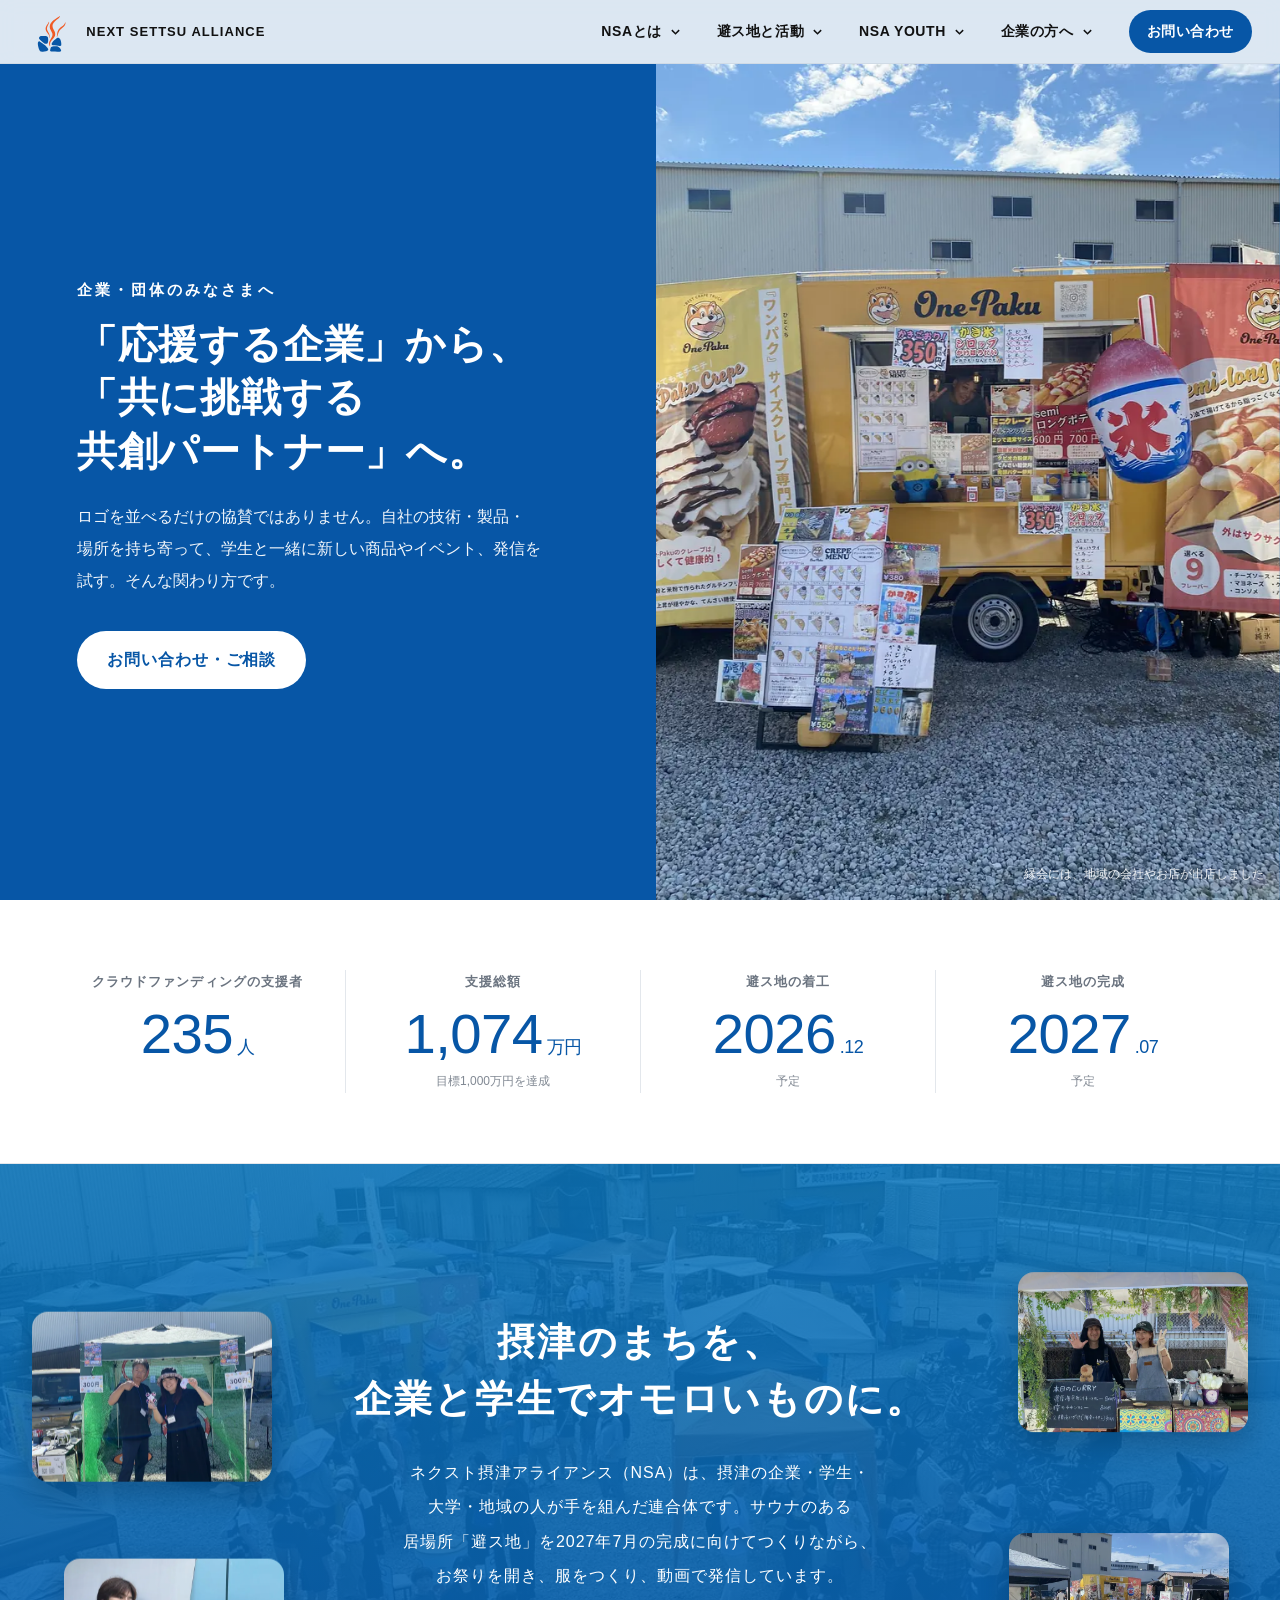
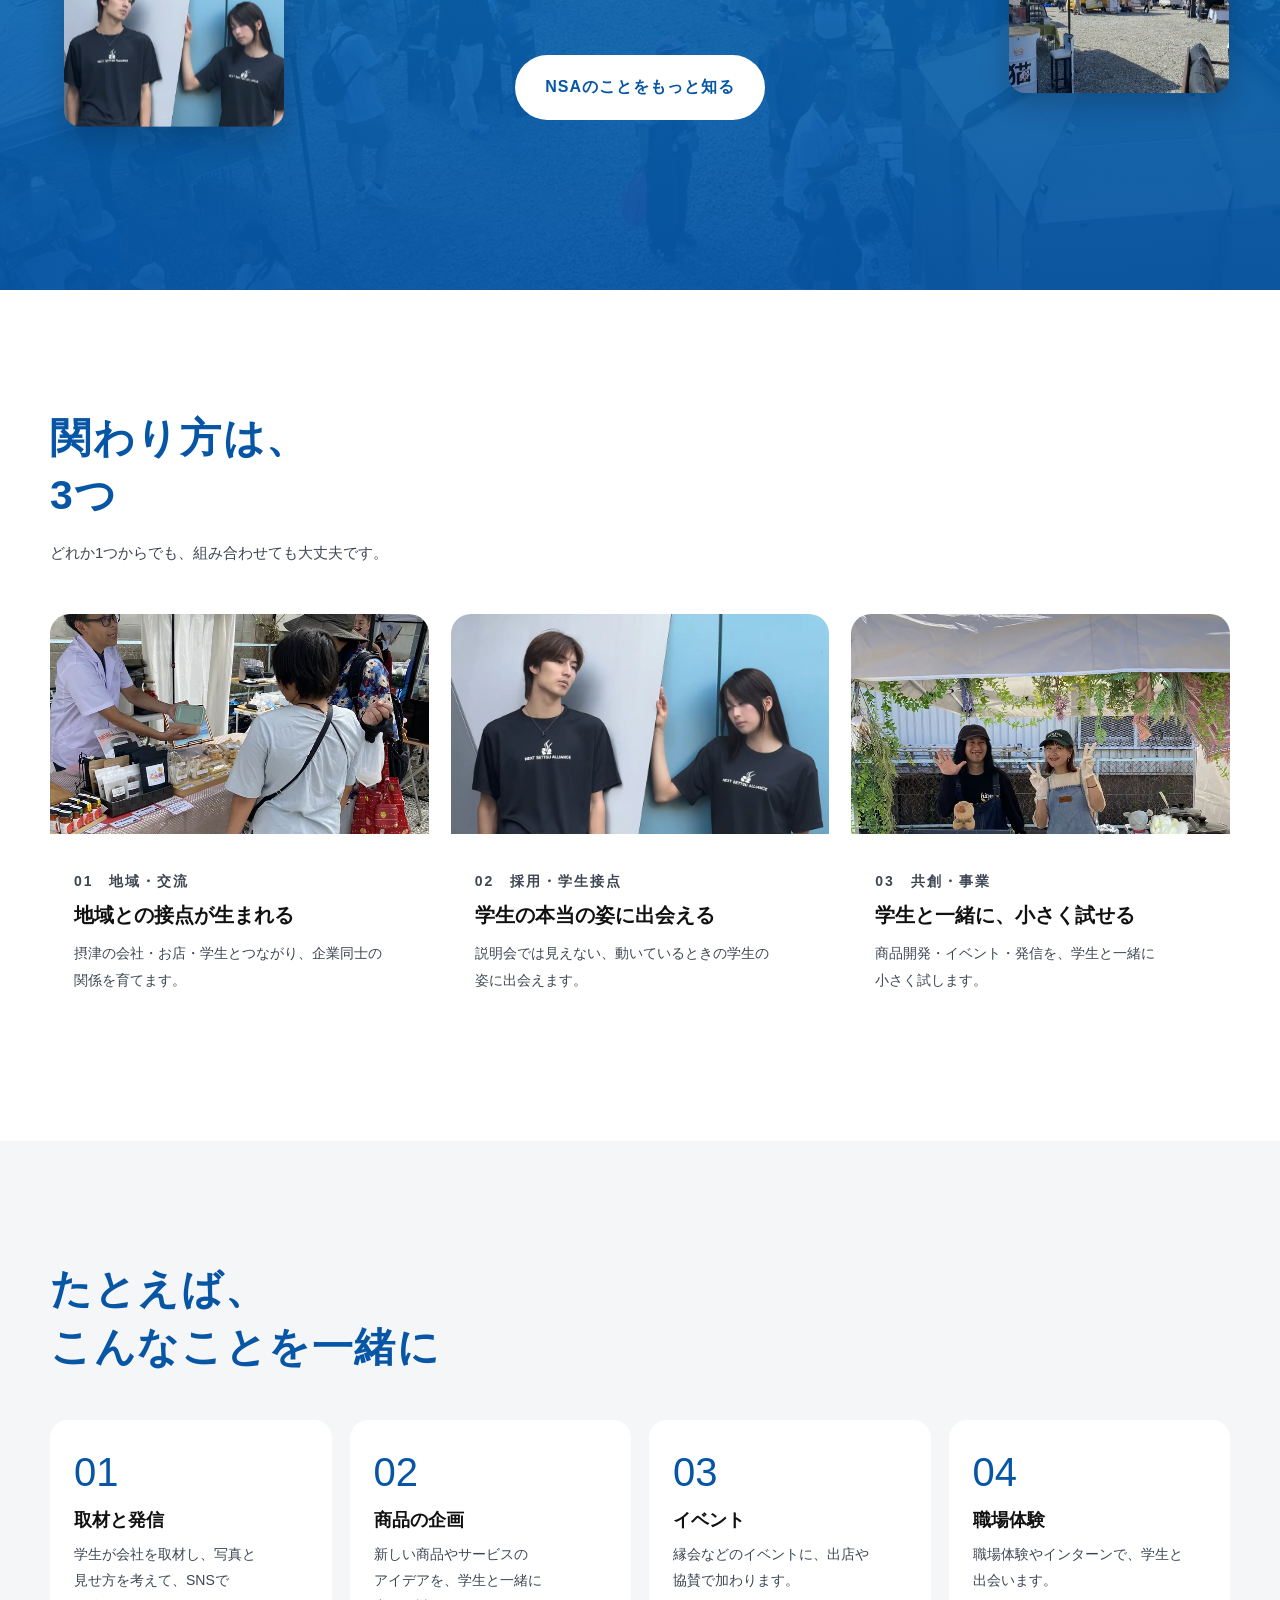
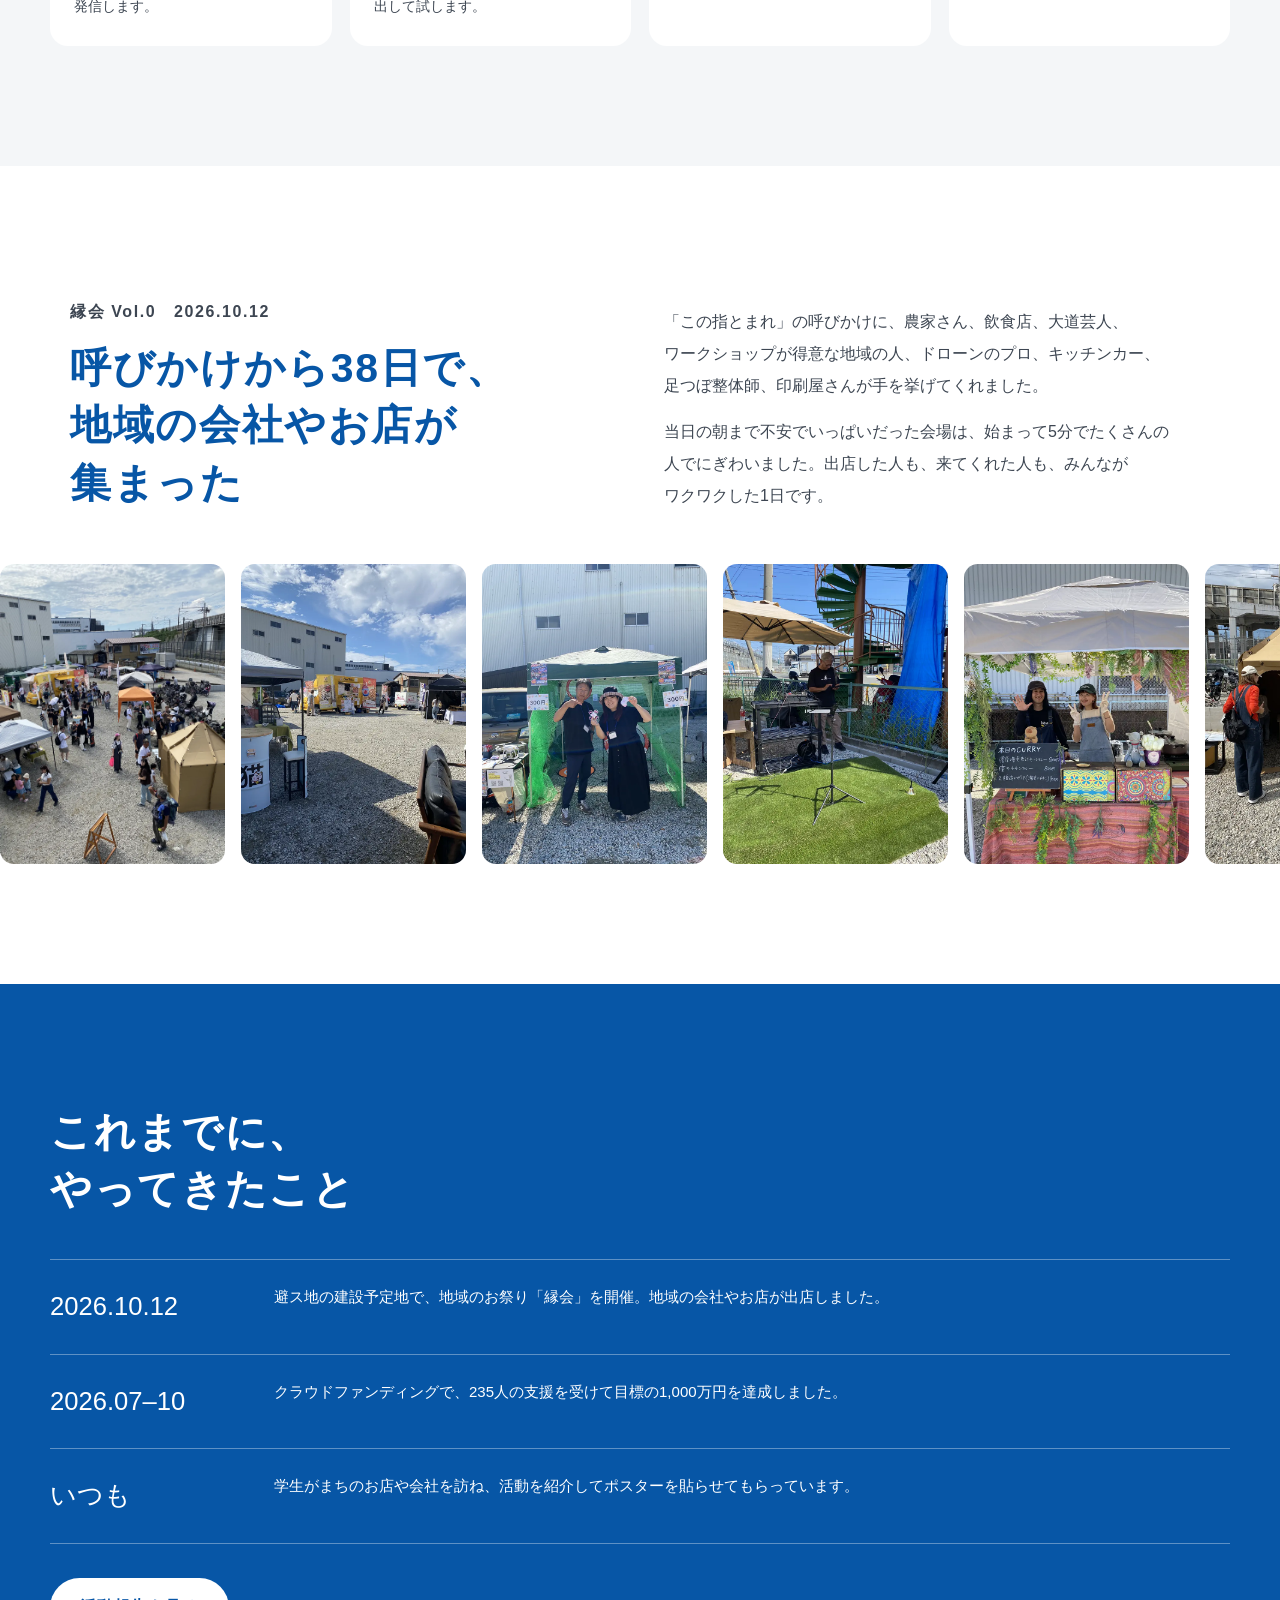
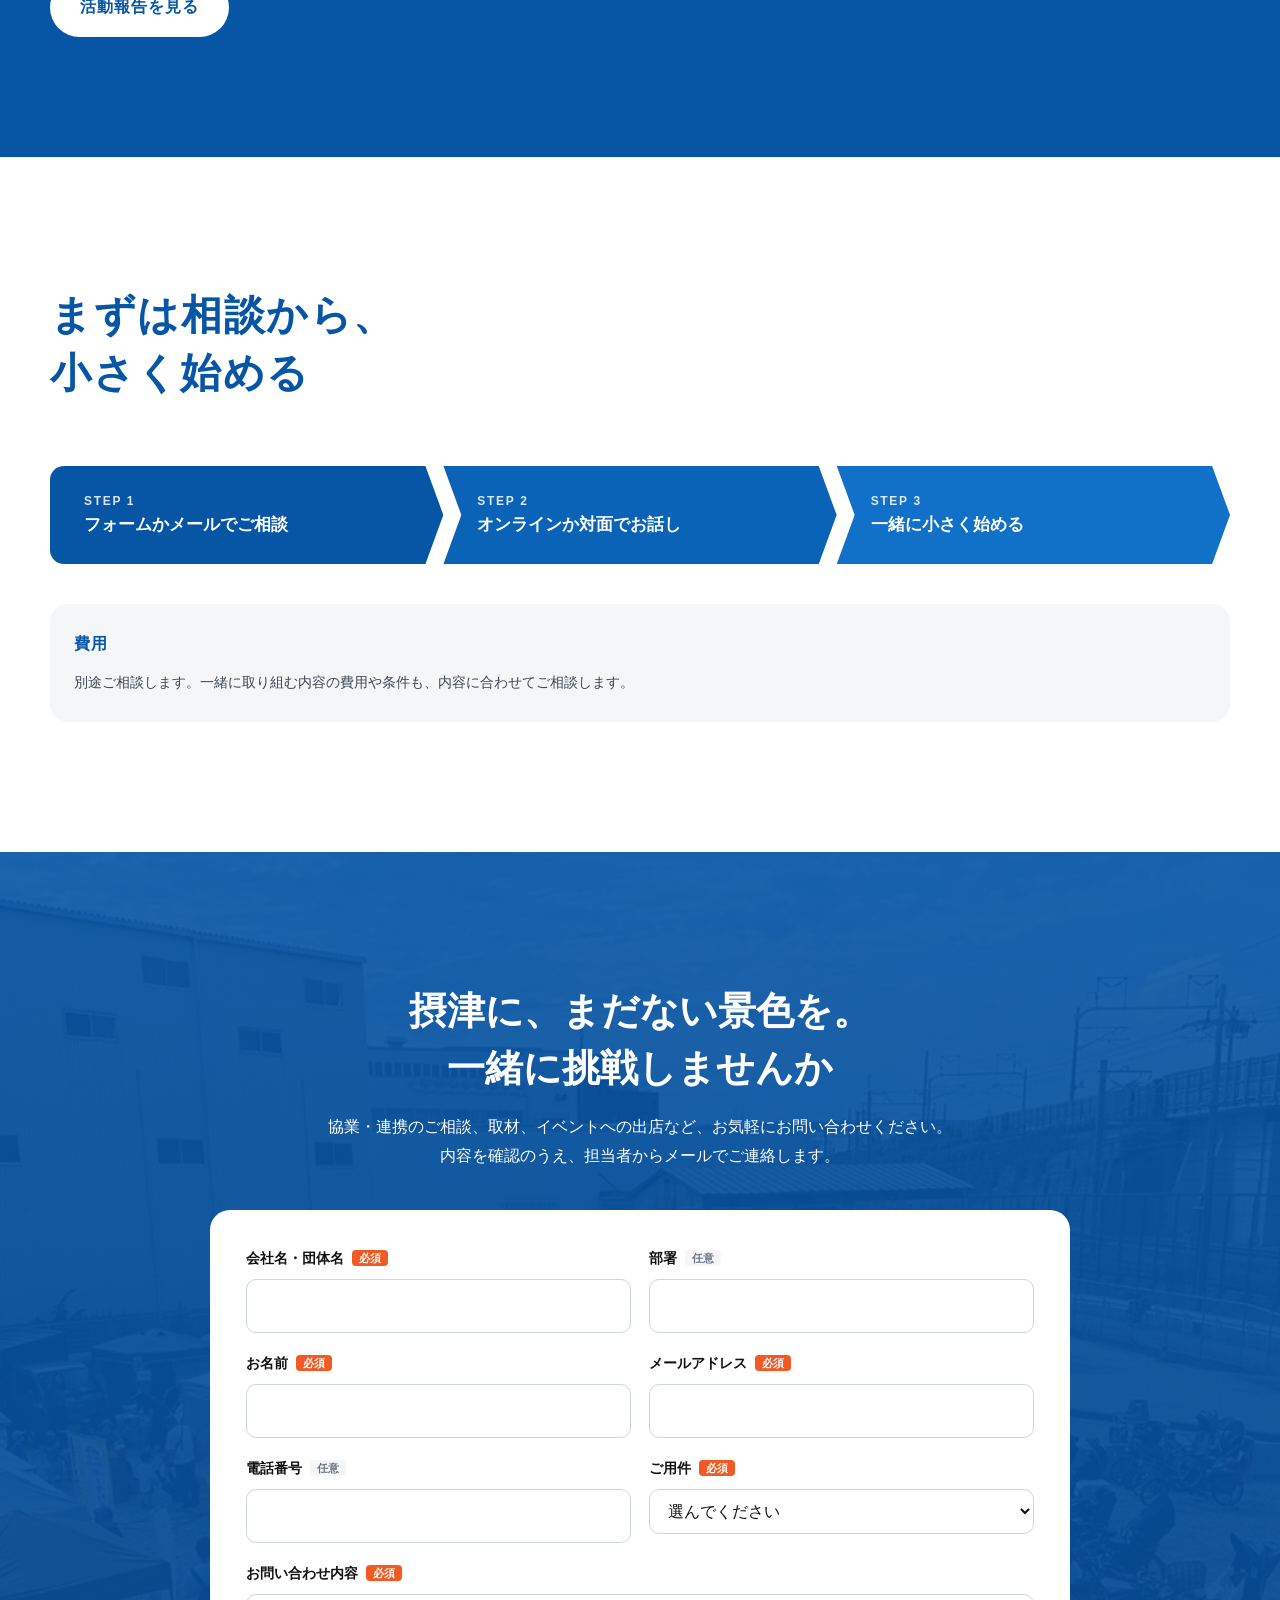
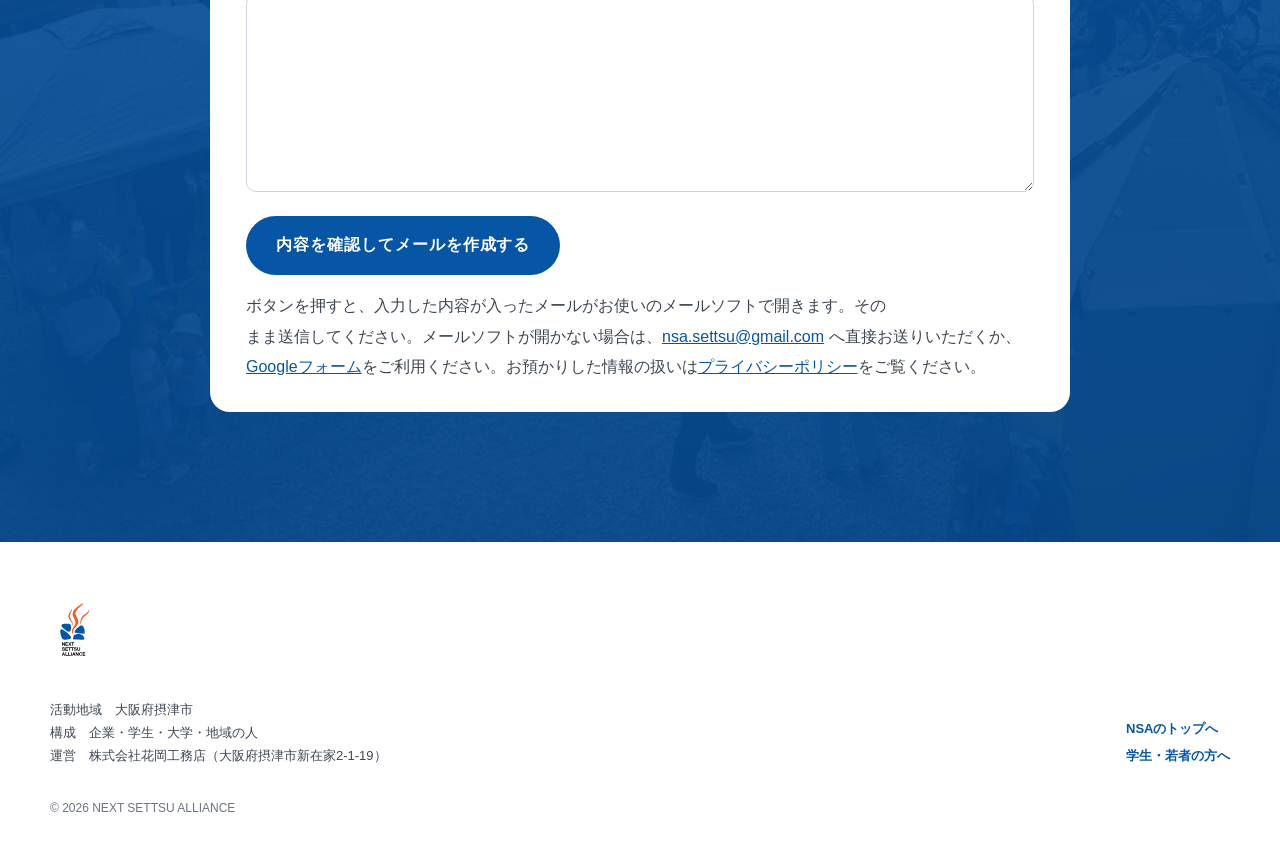
<file: companies/index.html>
<!DOCTYPE html>
<html lang="ja">
<head>
  <meta charset="UTF-8">
  <meta name="viewport" content="width=device-width, initial-scale=1.0">
  <title>企業・団体のみなさまへ｜NEXT SETTSU ALLIANCE（NSA）</title>
  <meta name="description" content="NEXT SETTSU ALLIANCE（ネクストセッツアライアンス、NSA）に参加する企業・団体の方へ。自社の技術・製品・空間を使い、学生と一緒に商品開発・イベント・発信に取り組めます。関わり方と参加の流れ。">
  <link rel="canonical" href="https://nsa-settsu.jp/companies/">
  <link rel="icon" href="../assets/favicon.svg" type="image/svg+xml">
  <link rel="icon" href="../assets/favicon-32.png" sizes="32x32" type="image/png">
  <link rel="icon" href="../assets/favicon-16.png" sizes="16x16" type="image/png">
  <link rel="apple-touch-icon" href="../assets/apple-touch-icon.png">
  <meta property="og:type" content="website">
  <meta property="og:url" content="https://nsa-settsu.jp/companies/">
  <meta property="og:image" content="https://nsa-settsu.jp/assets/og-image.jpg">
  <meta property="og:site_name" content="NEXT SETTSU ALLIANCE">
  <meta property="og:title" content="企業・団体のみなさまへ｜NEXT SETTSU ALLIANCE">
  <meta property="og:description" content="学生と一緒に、新しいことを試す。NEXT SETTSU ALLIANCEの企業・団体向けページ。">
  <meta property="og:locale" content="ja_JP">
  <meta name="twitter:card" content="summary_large_image">
  <!-- Google tag (gtag.js) -->
  
  <script async src="https://www.googletagmanager.com/gtag/js?id=G-4SYT5TZ86Y"></script>
  
  <script>
    window.dataLayer = window.dataLayer || [];
    function gtag(){dataLayer.push(arguments);}
    gtag('js', new Date());
    gtag('config', 'G-4SYT5TZ86Y');
  </script>
  <link rel="preconnect" href="https://www.googletagmanager.com">
  
  <script type="application/ld+json">
  {
    "@context": "https://schema.org",
    "@type": "BreadcrumbList",
    "itemListElement": [
      { "@type": "ListItem", "position": 1, "name": "NEXT SETTSU ALLIANCE", "item": "https://nsa-settsu.jp/" },
      { "@type": "ListItem", "position": 2, "name": "企業・団体のみなさまへ", "item": "https://nsa-settsu.jp/companies/" }
    ]
  }
  </script>
  <style>
  :root{
    --blue:#0756A6; --blue-deep:#06478a; --ink:#111; --body:#3d4652; --mut:#6b7480;
    --line:#e3e7ec; --orange:#F05A24; --paper:#f4f6f8;
    --sans:"Helvetica Neue", Arial, "Hiragino Kaku Gothic ProN", "Hiragino Sans", Meiryo, sans-serif;
  }
  *{box-sizing:border-box;margin:0;padding:0}
  html{scroll-behavior:smooth}
  body{font-family:var(--sans);color:var(--ink);background:#fff;line-height:1.8;-webkit-font-smoothing:antialiased;overflow-x:hidden}
  img{display:block;max-width:100%}
  h1,h2,h3,p,dt,dd,summary,b,span,li,.card-more{word-break:auto-phrase;text-wrap:pretty}
  h1,h2,h3,.card-h{text-wrap:balance}
  a{color:inherit;text-decoration:none}

  /* header */
  .hd{position:fixed;inset:0 0 auto 0;z-index:50;height:64px;display:flex;align-items:center;justify-content:space-between;padding:0 28px;background:rgba(255,255,255,.86);backdrop-filter:blur(10px);-webkit-backdrop-filter:blur(10px);border-bottom:1px solid rgba(0,0,0,.05)}
  .hd-logo{display:flex;align-items:center;gap:10px;font-weight:700;font-size:13px;letter-spacing:.08em}
  .hd-logo img{height:42px;width:auto}
  .hd nav{display:flex;gap:28px;font-size:14px;font-weight:600;letter-spacing:.04em}
  .hd nav a:hover{color:var(--blue)}
  .hd .cta{background:var(--blue);color:#fff;padding:9px 18px;border-radius:999px}
  .hd .cta:hover{color:#fff;background:var(--blue-deep)}

  /* hero */
  .hero{position:relative;height:100svh;min-height:600px;overflow:hidden;color:#fff}
  .hero-bg{position:absolute;inset:0;background:url(../assets/site-now.webp) center 40%/cover no-repeat;transform:scale(1.08);animation:kb 14s ease-out forwards}
  @keyframes kb{to{transform:scale(1)}}
  .hero::after{content:"";position:absolute;inset:0;background:radial-gradient(ellipse 70% 45% at 50% 50%,rgba(4,40,90,.42),rgba(4,40,90,0) 75%),linear-gradient(180deg,rgba(4,40,90,.18) 0%,rgba(4,40,90,.08) 45%,rgba(0,0,0,.4) 100%)}
  .hero-copy{position:absolute;inset:0;z-index:2;display:flex;flex-direction:column;align-items:center;justify-content:center;text-align:center;padding:0 20px}
  .hero-kicker{font-size:clamp(15px,1.6vw,22px);letter-spacing:.32em;font-weight:600;text-shadow:0 2px 16px rgba(0,0,0,.35);opacity:0;animation:up 1s .3s forwards}
  .hero-name{font-size:clamp(46px,9.4vw,150px);font-weight:700;line-height:.98;letter-spacing:.02em;margin-top:14px;text-shadow:0 4px 30px rgba(0,0,0,.3);opacity:0;animation:up 1.2s .55s forwards}
  .hero-cap{position:absolute;left:28px;bottom:24px;z-index:2;font-size:12px;letter-spacing:.08em;opacity:.9}
  @keyframes up{from{opacity:0;transform:translateY(24px)}to{opacity:1;transform:none}}

  /* intro (blue tinted photo + floating photos) */
  .intro{position:relative;padding:150px 20px 170px;color:#fff;overflow:hidden}
  .intro-bg{position:absolute;inset:0;background:url(../assets/ir/enkai-crowd2.webp) center/cover no-repeat}
  .intro-bg::after{content:"";position:absolute;inset:0;background:linear-gradient(180deg,rgba(13,120,190,.86),rgba(7,86,166,.94))}
  .intro-text{position:relative;z-index:2;max-width:780px;margin:0 auto;text-align:center}
  .intro h2{font-size:clamp(24px,3vw,38px);line-height:1.5;letter-spacing:.06em}
  .intro p{font-size:clamp(15px,1.25vw,17px);line-height:2.15;letter-spacing:.06em;margin:28px auto 0;max-width:30em;text-wrap:balance}
  .float{position:absolute;z-index:1;border-radius:16px;overflow:hidden;box-shadow:0 12px 32px rgba(0,0,0,.22);opacity:0;transition:opacity 1.1s ease;will-change:transform}
  .float.in{opacity:.95}
  .float img{width:100%;height:100%;object-fit:cover}
  .f1{width:240px;height:170px;left:2.5%;top:16%}
  .f2{width:220px;height:168px;left:5%;top:58%}
  .f3{width:230px;height:160px;right:2.5%;top:12%}
  .f4{width:220px;height:160px;right:4%;top:56%}
  .f5{display:none}

  /* section heading */
  .sec{padding:120px 20px}
  .wrap{max-width:1180px;margin:0 auto}
  .sec-h{font-size:clamp(26px,3.2vw,42px);font-weight:700;color:var(--blue);letter-spacing:.04em;line-height:1.4}
  .sec-lead{color:var(--body);margin-top:14px;font-size:15px}

  /* cards */
  .cards{display:grid;grid-template-columns:repeat(4,1fr);gap:22px;margin-top:48px}
  .card{position:relative;aspect-ratio:7/10;border-radius:20px;overflow:hidden;color:#fff;cursor:pointer;transform:translateY(30px);opacity:0;transition:transform .9s cubic-bezier(.2,.7,.2,1),opacity .9s}
  .card.in{transform:none;opacity:1}
  .card img{position:absolute;inset:0;width:100%;height:100%;object-fit:cover;transition:transform .8s ease}
  .card:hover img{transform:scale(1.05)}
  .card::before{content:"";position:absolute;inset:0;z-index:1;background:linear-gradient(180deg,rgba(7,86,166,.82) 0%,rgba(7,86,166,.35) 34%,rgba(7,86,166,0) 60%)}
  .card-t{position:absolute;z-index:2;left:22px;right:22px;top:22px}
  .card-k{font-size:12px;letter-spacing:.14em;font-weight:600;opacity:.9}
  .card-h{font-size:clamp(16px,1.35vw,19px);font-weight:700;line-height:1.55;margin-top:6px;word-break:keep-all;overflow-wrap:anywhere}
  .sec-h,.intro h2{word-break:keep-all;overflow-wrap:anywhere}
  .num-v{white-space:nowrap}
  .card-plus{position:absolute;z-index:3;right:16px;bottom:16px;width:38px;height:38px;border-radius:50%;background:#fff;color:var(--blue);display:grid;place-items:center;font-size:22px;line-height:1;transition:transform .3s}
  .card-more{position:absolute;inset:0;z-index:2;background:rgba(7,86,166,.94);padding:26px 22px;display:flex;flex-direction:column;justify-content:flex-end;font-size:14px;line-height:1.9;opacity:0;transition:opacity .35s}
  .card.open .card-more{opacity:1}
  .card-t{transition:opacity .3s}
  .card.open .card-t{opacity:0}
  .card.open .card-plus{transform:rotate(45deg)}
  .card-more b{font-size:17px;margin-bottom:10px;display:block}
  .note{font-size:12px;color:var(--mut);text-align:right;margin-top:14px}

  /* numbers band */
  .nums{background:var(--blue);color:#fff;padding:110px 20px 120px;position:relative;overflow:hidden}
  .nums .sec-h{color:#fff}
  .num-grid{display:grid;grid-template-columns:repeat(3,1fr);margin-top:56px;row-gap:56px}
  .num{text-align:center;padding:0 16px;border-left:1px solid rgba(255,255,255,.4)}
  .num:nth-child(3n+1){border-left:none}
  .num-k{font-size:13px;font-weight:600;letter-spacing:.08em}
  .num-v{font-weight:300;font-size:clamp(54px,6.4vw,96px);line-height:1.1;margin-top:10px;letter-spacing:-.01em;font-feature-settings:"tnum"}
  .num-v small{font-size:.32em;font-weight:500;margin-left:4px}
  .num-s{font-size:12px;opacity:.85;margin-top:6px}
  .nums-photo{position:absolute;right:-40px;top:-60px;width:360px;height:250px;border-radius:18px;overflow:hidden;opacity:.18}

  .ft{padding:40px 20px;text-align:center;font-size:12px;color:var(--mut)}


  /* why */
  .why{position:relative;padding:130px 20px 150px;background:#fff;overflow:hidden}
  .why-grid{display:grid;grid-template-columns:1.05fr 1fr;gap:64px;align-items:center}
  .why-photo{position:relative}
  .why-photo img{width:100%;aspect-ratio:4/3;object-fit:cover;border-radius:20px}
  .why-photo .sub{position:absolute;right:-28px;bottom:-48px;width:46%;aspect-ratio:1/1;border-radius:18px;border:6px solid #fff;box-shadow:0 18px 40px rgba(0,0,0,.18);object-fit:cover}
  .why-k{font-size:clamp(15px,1.3vw,18px);font-weight:700;color:var(--blue);letter-spacing:.1em}
  .why h2{font-size:clamp(26px,3vw,40px);line-height:1.5;margin-top:12px;word-break:keep-all;overflow-wrap:anywhere}
  .why p{color:var(--body);margin-top:22px;font-size:16px;line-height:2.05}
  .why .def{margin-top:30px;padding:22px 24px;background:var(--paper);border-radius:14px;font-size:15px;line-height:1.95;color:var(--body)}
  .why .def b{color:var(--blue);display:block;font-size:16px;margin-bottom:4px}

  /* place (hisuchi facilities) */
  .place{background:var(--paper);padding:120px 20px 0;position:relative}
  .fac{display:grid;grid-template-columns:repeat(3,1fr);gap:18px;margin-top:44px}
  .fac div{background:#fff;border-radius:16px;padding:26px 24px 24px}
  .fac div::before{content:"";display:block;width:28px;height:3px;border-radius:2px;background:var(--blue);margin-bottom:14px}
  .fac b{display:block;font-size:18px;letter-spacing:.04em}
  .fac span{display:block;color:var(--body);font-size:14px;margin-top:6px;line-height:1.8}
  .fac div:nth-child(1)::before{background:var(--orange)}
  .place-figs{display:grid;grid-template-columns:1.3fr 1fr;gap:22px;margin-top:56px;position:relative;z-index:2;transform:translateY(80px)}
  .place-figs figure{border-radius:18px;overflow:hidden;background:#fff;box-shadow:0 20px 50px rgba(0,0,0,.16)}
  .place-figs img{width:100%;height:340px;object-fit:cover}
  .place-figs figcaption{font-size:12px;color:var(--mut);padding:10px 16px}
  .place + .nums{padding-top:190px}

  /* enkai gallery */
  .enkai{padding:130px 0 120px;overflow:hidden}
  .enkai .wrap{padding:0 20px}
  .enkai-head{display:grid;grid-template-columns:1fr 1fr;gap:48px;align-items:end}
  .enkai-head p{color:var(--body);font-size:16px;line-height:2}
  .enkai-txt p+p{margin-top:14px}
  .strip{margin-top:52px;display:flex;gap:16px;width:max-content;animation:marq 70s linear infinite}
  .strip img{height:300px;width:auto;border-radius:14px;object-fit:cover}
  @keyframes marq{to{transform:translateX(-50%)}}
  .enkai .note{max-width:1180px;margin:14px auto 0;padding:0 20px}

  /* timeline */
  .tl{background:var(--blue);color:#fff;padding:120px 20px}
  .tl .sec-h{color:#fff}
  .tl-list{list-style:none;display:grid;grid-template-columns:repeat(5,1fr);margin-top:60px;position:relative}
  .tl-list::before{content:"";position:absolute;left:0;right:0;top:9px;height:2px;background:rgba(255,255,255,.3)}
  .tl-fill{position:absolute;left:0;right:0;top:9px;height:2px;background:#fff;transform:scaleX(0);transform-origin:left center;transition:transform 1.6s cubic-bezier(.2,.7,.2,1)}
  .tl.in .tl-fill{transform:scaleX(.6)}
  .tl-list li{position:relative;padding-top:38px;padding-right:18px}
  .tl-list li::before{content:"";position:absolute;left:0;top:0;width:20px;height:20px;border-radius:50%;background:#fff;box-shadow:0 0 0 5px rgba(255,255,255,.25)}
  .tl-list li.next::before{background:var(--blue);border:2px solid #fff}
  .tl-d{font-size:clamp(22px,2.2vw,30px);font-weight:300;letter-spacing:.02em}
  .tl-t{font-size:14px;line-height:1.8;margin-top:8px;opacity:.95}

  /* youth */
  .youth{padding:130px 20px}
  .youth-grid{display:grid;grid-template-columns:1fr 1.15fr;gap:64px;align-items:start}
  .youth-photo{position:sticky;top:100px}
  .youth-photo img{width:100%;aspect-ratio:3/4;object-fit:cover;border-radius:20px}
  .gain{list-style:none;margin-top:36px;border-top:1px solid var(--line)}
  .gain li{padding:22px 0;border-bottom:1px solid var(--line);display:grid;grid-template-columns:48px 1fr;gap:12px}
  .gain .n{font-size:28px;font-weight:300;color:var(--blue);line-height:1.1}
  .gain b{font-size:18px;display:block;line-height:1.5}
  .gain span{color:var(--body);font-size:15px;display:block;margin-top:6px;line-height:1.9}
  .btn{display:inline-block;margin-top:34px;background:var(--blue);color:#fff;padding:15px 30px;border-radius:999px;font-weight:700;letter-spacing:.06em}
  .btn:hover{background:var(--blue-deep)}
  .btn.ghost{background:#fff;color:var(--blue);border:2px solid var(--blue)}

  /* ways */
  .ways{background:var(--paper);padding:120px 20px}
  .way-grid{display:grid;grid-template-columns:repeat(3,1fr);gap:22px;margin-top:48px}
  .way{background:#fff;border-radius:20px;overflow:hidden;display:flex;flex-direction:column;transition:transform .3s,box-shadow .3s}
  .way:hover{transform:translateY(-4px);box-shadow:0 18px 40px rgba(0,0,0,.12)}
  .way img{width:100%;height:220px;object-fit:cover;object-position:50% 30%}
  .way-b{padding:24px 24px 28px;display:flex;flex-direction:column;flex:1}
  .way-k{font-size:12px;font-weight:700;color:var(--blue);letter-spacing:.14em}
  .way h3{font-size:20px;margin-top:6px;line-height:1.5}
  .way p{color:var(--body);font-size:14px;margin-top:10px;line-height:1.9;flex:1}
  .way-go{margin-top:18px;font-weight:700;color:var(--blue);font-size:14px}
  .ex{margin-top:56px;background:#fff;border-radius:20px;padding:34px 36px;display:grid;grid-template-columns:240px 1fr;gap:32px}
  .ex h3{font-size:18px;color:var(--blue);line-height:1.6}
  .ex dl{display:grid;grid-template-columns:repeat(2,1fr);gap:18px 32px}
  .ex dt{font-weight:700;font-size:15px}
  .ex dd{color:var(--body);font-size:14px;line-height:1.8;margin-top:2px}

  /* faq */
  .faq{padding:120px 20px}
  .faq-list{margin-top:40px;border-top:1px solid var(--line)}
  .faq details{border-bottom:1px solid var(--line)}
  .faq summary{list-style:none;cursor:pointer;padding:24px 48px 24px 0;font-weight:700;font-size:17px;position:relative}
  .faq summary::-webkit-details-marker{display:none}
  .faq summary::after{content:"+";position:absolute;right:6px;top:18px;font-size:26px;color:var(--blue);font-weight:300;transition:transform .3s}
  .faq details[open] summary::after{transform:rotate(45deg)}
  .faq details p{color:var(--body);padding:0 0 26px;font-size:15px;line-height:2}

  /* contact */
  .contact{position:relative;color:#fff;padding:130px 20px;text-align:center;overflow:hidden}
  .contact-bg{position:absolute;inset:0;background:url(../assets/ir/y-crowd2.webp) center/cover}
  .contact-bg::after{content:"";position:absolute;inset:0;background:linear-gradient(180deg,rgba(7,86,166,.9),rgba(6,71,138,.95))}
  .contact .wrap{position:relative}
  .contact h2{font-size:clamp(26px,3vw,40px);line-height:1.5}
  .contact p{margin-top:16px;font-size:16px}
  .contact .btn{background:#fff;color:var(--blue);margin:36px 8px 0}
  .contact .btn.ghost{background:transparent;color:#fff;border-color:#fff}
  .contact .mail{margin-top:26px;font-size:14px;opacity:.9}

  .ft{padding:56px 20px 40px;font-size:13px;color:var(--body);text-align:left}
  .ft-grid{display:flex;justify-content:space-between;gap:24px;flex-wrap:wrap;align-items:flex-end}
  .ft-org img{height:64px;width:auto;margin-bottom:12px}
  .ft-sns a{display:block;color:var(--blue);font-weight:600;margin-top:4px}
  .ft-c{margin-top:30px;color:var(--mut);font-size:12px}

  /* business */
  .biz{padding:130px 20px;background:#fff;position:relative;overflow:hidden}
  .biz-top{display:grid;grid-template-columns:1fr 1.05fr;gap:64px;align-items:center}
  .biz-lead{color:var(--body);font-size:16px;line-height:2.05;margin-top:22px}
  .biz-photo{position:relative}
  .biz-photo img{width:100%;aspect-ratio:4/3;object-fit:cover;border-radius:20px}
  .biz-photo .sub{position:absolute;left:-30px;bottom:-44px;width:44%;aspect-ratio:3/4;border-radius:18px;border:6px solid #fff;box-shadow:0 18px 40px rgba(0,0,0,.18);object-fit:cover}
  .biz-photo figcaption{font-size:12px;color:var(--mut);text-align:right;margin-top:10px;padding-left:44%}
  .merit{display:grid;grid-template-columns:repeat(3,1fr);gap:22px;margin-top:110px}
  .merit div{border-top:1px solid var(--line);padding-top:24px}
  .merit .n{font-size:48px;font-weight:300;color:var(--blue);line-height:1}
  .merit .k{font-size:12px;font-weight:700;letter-spacing:.14em;color:var(--mut);margin-top:14px}
  .merit b{display:block;font-size:20px;margin-top:6px;line-height:1.5}
  .merit p{color:var(--body);font-size:15px;line-height:1.95;margin-top:8px}
  .biz .ex{background:var(--paper);margin-top:64px}
  .flow{margin-top:64px;display:grid;grid-template-columns:repeat(3,1fr);gap:0;counter-reset:f}
  .flow li{list-style:none;position:relative;background:var(--blue);color:#fff;padding:26px 28px 26px 34px;font-weight:700;font-size:17px;line-height:1.6;clip-path:polygon(0 0,calc(100% - 18px) 0,100% 50%,calc(100% - 18px) 100%,0 100%,18px 50%)}
  .flow li:first-child{clip-path:polygon(0 0,calc(100% - 18px) 0,100% 50%,calc(100% - 18px) 100%,0 100%);border-radius:14px 0 0 14px}
  .flow li:nth-child(2){background:#0b63b8}
  .flow li:nth-child(3){background:#1170c8}
  .flow li span{display:block;font-size:12px;letter-spacing:.14em;opacity:.85;font-weight:600}
  .biz-foot{display:flex;justify-content:space-between;align-items:center;gap:24px;margin-top:28px;flex-wrap:wrap}
  .biz-foot p{color:var(--body);font-size:14px}
  .biz-foot .btn{margin-top:0}

  @media (max-width:1000px){
    .biz-top{grid-template-columns:1fr;gap:40px}
    .biz-photo .sub{left:-8px}
    .merit{grid-template-columns:1fr;margin-top:80px}
    .flow{grid-template-columns:1fr;gap:8px}
    .flow li,.flow li:first-child{clip-path:none;border-radius:12px}
    .why-grid,.youth-grid,.enkai-head{grid-template-columns:1fr;gap:40px}
    .why-photo .sub{right:-8px}
    .fac{grid-template-columns:repeat(2,1fr)}
    .place-figs{grid-template-columns:1fr}
    .tl-list{grid-template-columns:1fr;gap:28px}
    .tl-list::before,.tl-fill{left:9px;right:auto;top:0;bottom:0;width:2px;height:auto}
    .tl-fill{transform:scaleY(0);transform-origin:center top}
    .tl.in .tl-fill{transform:scaleY(.6)}
    .tl-list li{padding:0 0 0 44px}
    .youth-photo{position:static}
    .way-grid{grid-template-columns:1fr 1fr}
    .ex{grid-template-columns:1fr}
    .hd nav{display:none}
    .cards{grid-template-columns:repeat(2,1fr)}
    .f1,.f3{width:180px;height:125px}.f2,.f4,.f5{display:none}
  }
  @media (max-width:600px){
    .hd{padding:0 16px}
    .hero-cap{left:16px}
    .intro{padding:100px 16px 90px;display:flex;flex-wrap:wrap;gap:10px}
    .intro-text{order:0;width:100%;margin-bottom:26px}
    .float,.f1,.f2,.f3,.f4,.f5{position:relative;inset:auto;order:1;display:block;width:calc(50% - 5px);height:auto;aspect-ratio:4/3;opacity:1}
    .f5{display:none}
    .sec{padding:90px 16px}
    .cards{grid-template-columns:1fr;gap:18px}
    .card{aspect-ratio:4/3}
    .num-grid{grid-template-columns:1fr 1fr;row-gap:40px}
    .way-grid,.ex dl{grid-template-columns:1fr}
    .fac{grid-template-columns:1fr 1fr;gap:12px}
    .fac div{padding:18px 16px}
    .fac b{font-size:16px}
    .place-figs img{height:220px}
    .strip img{height:200px}
    .why,.enkai,.youth,.faq,.contact,.ways,.tl,.biz{padding-top:90px;padding-bottom:90px}
    .num{border-left:none}
    .num-v{font-size:clamp(38px,11vw,56px)}
    .float{transform:none!important}
  }
  @media (prefers-reduced-motion:reduce){
    .hero-bg,.hero-kicker,.hero-name{animation:none;opacity:1;transform:none}
    .card{opacity:1;transform:none}
    .float{opacity:.95}
    .strip{animation:none;overflow-x:auto;width:auto}
  }
</style><style>
  .yhero{display:grid;grid-template-columns:1.05fr 1fr;min-height:100svh;padding-top:64px;background:var(--blue);color:#fff}
  .yhero-copy{display:flex;flex-direction:column;justify-content:center;padding:60px 6vw}
  .yhero .hero-kicker{letter-spacing:.2em;font-size:clamp(13px,1.2vw,16px);line-height:1.9;text-shadow:none}
  .yhero .hero-name{font-size:clamp(38px,4.6vw,72px);line-height:1.2;text-shadow:none}
  .yhero-ph{position:relative;overflow:hidden;margin:0;min-height:420px}
  .yhero-ph img{position:absolute;inset:0;width:100%;height:100%;object-fit:cover;object-position:50% 25%;animation:kb 14s ease-out forwards;transform:scale(1.06)}
  .yhero-ph figcaption{position:absolute;right:16px;bottom:14px;font-size:12px;opacity:.9}
  .hero-cta{margin-top:34px;opacity:0;animation:up 1s .9s forwards}
  .hero-cta .btn{background:#fff;color:var(--blue);margin-top:0}
  .acts{display:grid;grid-template-columns:repeat(3,1fr);gap:22px;margin-top:48px}
  .act{position:relative;border-radius:20px;overflow:hidden;min-height:320px;display:flex;flex-direction:column;justify-content:flex-end;padding:26px 24px;color:#fff;background:var(--blue)}
  .act img{position:absolute;inset:0;width:100%;height:100%;object-fit:cover}
  .act.ph::before{content:"";position:absolute;inset:0;z-index:1;background:linear-gradient(0deg,rgba(7,40,90,.82) 0%,rgba(7,40,90,.35) 45%,rgba(7,40,90,0) 70%)}
  .act > div{position:relative;z-index:2}
  .act.alt{background:#0b63b8}
  .act.pale{background:var(--paper);color:var(--ink)}
  .act.pale .act-k{color:var(--blue)}
  .act-k{font-size:12px;font-weight:700;letter-spacing:.14em;opacity:.9}
  .act h3{font-size:21px;line-height:1.5;margin-top:6px}
  .act p{font-size:14px;line-height:1.9;margin-top:8px;opacity:.95}
  .act .big{position:absolute;top:22px;right:24px;font-size:64px;font-weight:300;line-height:1;opacity:.25;z-index:2}
  .reg{display:grid;grid-template-columns:repeat(3,1fr);gap:22px;margin-top:48px;list-style:none}
  .reg li{background:#fff;border-radius:18px;padding:28px 26px}
  .reg .n{font-size:44px;font-weight:300;color:var(--blue);line-height:1}
  .reg b{display:block;font-size:18px;margin-top:12px;line-height:1.5}
  .reg span{display:block;color:var(--body);font-size:14px;margin-top:6px;line-height:1.85}
  .reg-note{margin-top:26px;font-size:16px;line-height:1.9;color:var(--ink);font-weight:600}
  .two{display:grid;grid-template-columns:1fr 1fr;gap:22px;margin-top:48px}
  .two a{position:relative;border-radius:20px;overflow:hidden;min-height:300px;display:flex;flex-direction:column;justify-content:flex-end;padding:28px;color:#fff}
  .two img{position:absolute;inset:0;width:100%;height:100%;object-fit:cover;transition:transform .8s}
  .two a:hover img{transform:scale(1.05)}
  .two a::before{content:"";position:absolute;inset:0;z-index:1;background:linear-gradient(0deg,rgba(7,40,90,.94) 0%,rgba(7,40,90,.75) 45%,rgba(7,40,90,.15) 85%)}
  .two a > div{position:relative;z-index:2}
  .two h3{font-size:22px}
  .two p{font-size:14px;line-height:1.9;margin-top:6px}
  .two .go{display:inline-block;margin-top:12px;font-weight:700}
  .fol{display:grid;grid-template-columns:repeat(3,1fr);gap:18px;margin-top:40px}
  .fol a{border:1px solid var(--line);border-radius:16px;padding:24px 26px;display:block;transition:border-color .3s}
  .fol a:hover{border-color:var(--blue)}
  .fol b{font-size:18px;display:block}
  .fol .id{color:var(--blue);font-weight:600;font-size:14px;margin-top:2px;display:block}
  .fol p{color:var(--body);font-size:14px;margin-top:8px}
  @media (max-width:1000px){.acts{grid-template-columns:1fr 1fr}.reg,.two,.fol{grid-template-columns:1fr}}
  @media (max-width:1000px){.yhero{grid-template-columns:1fr;min-height:auto}.yhero-ph{order:-1;height:62svh}.yhero-copy{padding:44px 20px 56px}}
  @media (max-width:600px){.acts{grid-template-columns:1fr}.act{min-height:260px}}
</style><style>
  .yhero-ph img.kc{object-position:50% 40%}
  .bnum{padding:70px 20px;border-bottom:1px solid var(--line)}
  .bnum .num-grid{grid-template-columns:repeat(4,1fr);margin-top:0}
  .bnum .num{border-left:1px solid var(--line)}
  .bnum .num:first-child{border-left:none}
  .bnum .num:nth-child(3n+1){border-left:1px solid var(--line)}
  .bnum .num:first-child{border-left:none}
  .bnum .num-k{color:var(--mut)}
  .bnum .num-v{color:var(--blue);font-size:clamp(40px,4.4vw,68px)}
  .bnum .num-s{color:var(--mut)}
  .do{display:grid;grid-template-columns:repeat(4,1fr);gap:18px;margin-top:44px;list-style:none}
  .do li{background:#fff;border-radius:18px;padding:26px 24px}
  .do .n{font-size:40px;font-weight:300;color:var(--blue);line-height:1}
  .do b{display:block;font-size:18px;margin-top:12px}
  .do span{display:block;color:var(--body);font-size:14px;line-height:1.85;margin-top:6px}
  .rec{list-style:none;margin-top:40px;border-top:1px solid rgba(255,255,255,.35)}
  .rec li{display:grid;grid-template-columns:200px 1fr;gap:24px;padding:22px 0;border-bottom:1px solid rgba(255,255,255,.35)}
  .rec .d{font-size:clamp(20px,2vw,26px);font-weight:300}
  .rec p{font-size:15px;line-height:1.95}
  .cond{display:grid;grid-template-columns:repeat(3,1fr);gap:18px;margin-top:40px}
  .cond div{background:var(--paper);border-radius:18px;padding:26px 24px}
  .cond h3{font-size:16px;color:var(--blue);letter-spacing:.06em}
  .cond p,.cond li{color:var(--body);font-size:14px;line-height:1.9;margin-top:10px}
  .cond ul{list-style:none;margin-top:6px}
  .cond li{margin-top:4px;padding-left:1em;text-indent:-1em}
  .cond li::before{content:"・"}
  @media (max-width:1000px){.bnum .num-grid{grid-template-columns:1fr 1fr;row-gap:36px}.bnum .num:nth-child(3){border-left:none}.do{grid-template-columns:1fr 1fr}.cond{grid-template-columns:1fr}.rec li{grid-template-columns:1fr;gap:6px}}
  @media (max-width:600px){.do{grid-template-columns:1fr}}
</style><style>.yhero .hero-name{font-size:clamp(26px,3.1vw,46px);line-height:1.35}.hero-sub{margin-top:22px;font-size:16px;line-height:2;opacity:.95;max-width:30em}</style><style>
  .inq{max-width:860px;margin:40px auto 0;background:#fff;color:var(--ink);border-radius:20px;padding:36px 36px 30px;text-align:left}
  .inq-row{display:grid;grid-template-columns:1fr 1fr;gap:18px}
  .inq label{display:block;font-size:14px;font-weight:700;margin-bottom:18px}
  .inq em,.inq label span{font-style:normal;font-size:11px;font-weight:700;margin-left:8px;padding:2px 7px;border-radius:4px;vertical-align:1px}
  .inq em{background:var(--orange);color:#fff}
  .inq label span{background:var(--paper);color:var(--mut)}
  .inq input,.inq select,.inq textarea{display:block;width:100%;margin-top:7px;font:inherit;font-weight:400;font-size:16px;padding:12px 14px;border:1px solid #cdd5de;border-radius:10px;background:#fff;color:var(--ink)}
  .inq input:focus,.inq select:focus,.inq textarea:focus{outline:2px solid var(--blue);outline-offset:1px;border-color:var(--blue)}
  .inq .bad{border-color:var(--orange);background:#fff7f3}
  .inq .btn{margin:6px 0 0;background:var(--blue);color:#fff;border:0;cursor:pointer;font:inherit;font-weight:700;font-size:16px}
  .inq-err{color:#c2410c;font-size:14px;font-weight:700;margin-bottom:6px}
  .inq-note{font-size:13px;color:var(--body);line-height:1.9;margin-top:16px}
  .inq-note a{color:var(--blue);text-decoration:underline}
  .contact .dl{margin-top:26px}
  .contact .dl .btn{margin:0}
  @media (max-width:600px){.inq{padding:24px 18px}.inq-row{grid-template-columns:1fr;gap:0}}
</style>
<style id="gnav-css">html{scroll-padding-top:72px}
.hd .gnav{display:flex;align-items:center;gap:8px;height:100%}
.hd .gnav-list{display:flex;align-items:stretch;height:100%;list-style:none;margin:0;padding:0}
.hd .gnav-item{display:flex;align-items:center}
.hd .gnav-btn{display:flex;align-items:center;gap:8px;height:64px;padding:0 18px;border:0;background:none;font:inherit;font-size:14px;font-weight:600;letter-spacing:.04em;color:#111;cursor:pointer}
.hd .gnav-btn .chev{width:11px;height:11px;fill:none;stroke:currentColor;stroke-width:1.6;transition:transform .25s}
.hd .gnav-btn:hover,.hd .gnav-item.open .gnav-btn{color:var(--blue)}
.hd .gnav-item.open .chev{transform:rotate(180deg)}
.hd .gnav-panel{position:fixed;left:0;right:0;top:64px;background:#fff;border-top:1px solid rgba(0,0,0,.06);box-shadow:0 18px 30px -18px rgba(0,0,0,.18);opacity:0;visibility:hidden;transform:translateY(-6px);transition:opacity .2s,transform .2s,visibility 0s .2s}
.hd .gnav-item.open .gnav-panel{opacity:1;visibility:visible;transform:none;transition:opacity .2s,transform .2s}
.hd .gnav-in{max-width:1120px;margin:0 auto;padding:34px 28px 38px;display:grid;grid-template-columns:260px 1fr;gap:40px;align-items:start}
.hd .gnav-top{display:inline-flex;align-items:center;gap:12px;font-size:20px;font-weight:700;letter-spacing:.04em}
.hd .gnav-top span{color:var(--blue);transition:transform .2s}
.hd .gnav-top:hover span{transform:translateX(4px)}
.hd .gnav-links{list-style:none;margin:0;padding:0;display:grid;grid-template-columns:repeat(3,1fr);column-gap:32px}
.hd .gnav-links a{display:flex;justify-content:space-between;align-items:center;padding:14px 2px;border-bottom:1px solid rgba(0,0,0,.08);font-size:14px;font-weight:600}
.hd .gnav-links a::after{content:"";width:6px;height:6px;border-top:1.5px solid currentColor;border-right:1.5px solid currentColor;transform:rotate(45deg);opacity:.45}
.hd .gnav-links a:hover{color:var(--blue)}
.hd .gnav .cta{margin-left:10px;white-space:nowrap}
.hd-burger{display:none}
@media (max-width:1080px){.hd .gnav-btn{padding:0 11px}}
@media (max-width:960px){
  .hd-burger{display:flex;flex-direction:column;justify-content:center;gap:7px;width:44px;height:44px;margin-right:-8px;padding:0 10px;border:0;background:none;cursor:pointer}
  .hd-burger span{display:block;height:2px;background:#111;border-radius:2px;transition:transform .25s}
  .hd.menu-open .hd-burger span:first-child{transform:translateY(4.5px) rotate(45deg)}
  .hd.menu-open .hd-burger span:last-child{transform:translateY(-4.5px) rotate(-45deg)}
  .hd .gnav{position:fixed;left:0;right:0;top:64px;display:block;height:calc(100vh - 64px);height:calc(100dvh - 64px);padding:8px 20px 40px;background:#fff;overflow-y:auto;overscroll-behavior:contain;opacity:0;visibility:hidden;transition:opacity .2s,visibility 0s .2s}
  .hd.menu-open .gnav{opacity:1;visibility:visible;transition:opacity .2s}
  .hd .gnav-list{display:block;height:auto}
  .hd .gnav-item{display:block;border-bottom:1px solid rgba(0,0,0,.08)}
  .hd .gnav-btn{width:100%;justify-content:space-between;height:60px;padding:0 4px;font-size:16px}
  .hd .gnav-panel{position:static;border:0;box-shadow:none;transform:none;opacity:1;visibility:visible;display:none;transition:none}
  .hd .gnav-item.open .gnav-panel{display:block}
  .hd .gnav-in{display:block;padding:0 4px 18px}
  .hd .gnav-top{font-size:15px;padding:6px 0 10px}
  .hd .gnav-links{grid-template-columns:1fr 1fr;column-gap:18px}
  .hd .gnav-links a{padding:12px 0;font-size:14px}
  .hd .gnav .cta{display:block;margin:28px 0 0;padding:15px;text-align:center;font-size:15px}
  body.menu-lock{overflow:hidden}
}
</style>
</head>
<body>

<header class="hd">
  <a class="hd-logo" href="../"><img src="../assets/nsa-mark.svg" alt="">NEXT SETTSU ALLIANCE</a>
  <button class="hd-burger" type="button" aria-expanded="false" aria-controls="gnav" aria-label="メニューを開く"><span></span><span></span></button>
  <nav class="gnav" id="gnav" aria-label="メインメニュー" data-lenis-prevent>
    <ul class="gnav-list">
      <li class="gnav-item">
        <button class="gnav-btn" type="button" aria-expanded="false" aria-controls="gm-about">NSAとは<svg class="chev" viewBox="0 0 12 12" aria-hidden="true"><path d="M2 4.5l4 4 4-4"/></svg></button>
        <div class="gnav-panel" id="gm-about"><div class="gnav-in">
          <a class="gnav-top" data-track="nav_about" href="../#intro">NSAとは<span aria-hidden="true">→</span></a>
          <ul class="gnav-links"><li><a data-track="nav_vision" href="../#vision">目指すこと</a></li><li><a data-track="nav_why" href="../#why">始まり</a></li><li><a data-track="nav_numbers" href="../#numbers">応援の数字</a></li><li><a data-track="nav_faq" href="../#faq">よくあるご質問</a></li><li><a data-track="nav_about_page" href="../about/">組織概要</a></li></ul>
        </div></div>
      </li>
      <li class="gnav-item">
        <button class="gnav-btn" type="button" aria-expanded="false" aria-controls="gm-place">避ス地と活動<svg class="chev" viewBox="0 0 12 12" aria-hidden="true"><path d="M2 4.5l4 4 4-4"/></svg></button>
        <div class="gnav-panel" id="gm-place"><div class="gnav-in">
          <a class="gnav-top" data-track="nav_place" href="../#place">避ス地<span aria-hidden="true">→</span></a>
          <ul class="gnav-links"><li><a data-track="nav_timeline" href="../#timeline">空き地の変化</a></li><li><a data-track="nav_enkai" href="../#enkai">縁会</a></li><li><a data-track="nav_projects" href="../#projects">4つの活動</a></li><li><a data-track="nav_sauna_page" href="../sauna/">摂津サウナ</a></li><li><a data-track="nav_shop_page" href="../shop/">オンラインストア</a></li><li><a data-track="nav_activity_page" href="../activity/">活動報告</a></li></ul>
        </div></div>
      </li>
      <li class="gnav-item">
        <button class="gnav-btn" type="button" aria-expanded="false" aria-controls="gm-youth">NSA YOUTH<svg class="chev" viewBox="0 0 12 12" aria-hidden="true"><path d="M2 4.5l4 4 4-4"/></svg></button>
        <div class="gnav-panel" id="gm-youth"><div class="gnav-in">
          <a class="gnav-top" data-track="nav_youth" href="../students/">NSA YOUTHのページ<span aria-hidden="true">→</span></a>
          <ul class="gnav-links"><li><a data-track="nav_y_intro" href="../students/#intro">ユースとは</a></li><li><a data-track="nav_y_gain" href="../students/#gain">できること</a></li><li><a data-track="nav_y_acts" href="../students/#acts">いまの活動</a></li><li><a data-track="nav_y_join" href="../students/#join">登録の流れ</a></li></ul>
        </div></div>
      </li>
      <li class="gnav-item">
        <button class="gnav-btn" type="button" aria-expanded="false" aria-controls="gm-biz">企業の方へ<svg class="chev" viewBox="0 0 12 12" aria-hidden="true"><path d="M2 4.5l4 4 4-4"/></svg></button>
        <div class="gnav-panel" id="gm-biz"><div class="gnav-in">
          <a class="gnav-top" data-track="nav_biz" href="#top">企業の方へのページ<span aria-hidden="true">→</span></a>
          <ul class="gnav-links"><li><a data-track="nav_b_ways" href="#ways">関わり方</a></li><li><a data-track="nav_b_do" href="#do">できること</a></li><li><a data-track="nav_b_record" href="#record">実績</a></li><li><a data-track="nav_b_flow" href="#flow">相談の流れ</a></li><li><a data-track="nav_b_form" href="#contact">お問い合わせフォーム</a></li></ul>
        </div></div>
      </li>
    </ul>
    <a data-track="nav_contact" class="cta" href="#contact">お問い合わせ</a>
  </nav>
</header>

<section class="yhero" aria-label="企業・団体のみなさまへ">
  <div class="yhero-copy">
    <p class="hero-kicker">企業・団体のみなさまへ</p>
    <h1 class="hero-name">「応援する企業」から、<br>「共に挑戦する<wbr>共創パートナー」へ。</h1>
    <p class="hero-sub">ロゴを並べるだけの協賛ではありません。自社の技術・製品・場所を持ち寄って、学生と一緒に新しい商品やイベント、発信を試す。そんな関わり方です。</p>
    <p class="hero-cta"><a data-track="biz_hero_contact" class="btn" href="#contact">お問い合わせ・ご相談</a></p>
  </div>
  <figure class="yhero-ph"><img class="kc" src="../assets/ir/y-kc.webp" alt="縁会に出店したキッチンカー"><figcaption>縁会には、地域の会社やお店が出店しました</figcaption></figure>
</section>

<section class="bnum" aria-label="NSAの現在地">
  <div class="wrap num-grid">
    <div class="num"><p class="num-k">クラウドファンディングの支援者</p><p class="num-v"><span data-count="235">235</span><small>人</small></p></div>
    <div class="num"><p class="num-k">支援総額</p><p class="num-v"><span data-count="1074">1,074</span><small>万円</small></p><p class="num-s">目標1,000万円を達成</p></div>
    <div class="num"><p class="num-k">避ス地の着工</p><p class="num-v">2026<small>.12</small></p><p class="num-s">予定</p></div>
    <div class="num"><p class="num-k">避ス地の完成</p><p class="num-v">2027<small>.07</small></p><p class="num-s">予定</p></div>
  </div>
</section>

<section class="intro" id="about">
  <div class="intro-bg" aria-hidden="true"></div>
  <figure class="float f1" data-speed="-0.12"><img src="../assets/ir/y-booth2.webp" alt="縁会の出店の前で笑う2人"></figure>
  <figure class="float f2" data-speed="0.10"><img src="../assets/ir/ts-amazing-sq.webp" alt="NSAのTシャツを着た学生2人"></figure>
  <figure class="float f3" data-speed="-0.08"><img src="../assets/ir/y-curry.webp" alt="縁会のカレーの出店"></figure>
  <figure class="float f4" data-speed="0.14"><img src="../assets/ir/y-kitchen.webp" alt="縁会に並んだキッチンカー"></figure>
  <div class="intro-text">
    <h2>摂津のまちを、<br>企業と学生で<wbr>オモロいものに。</h2>
    <p>ネクスト摂津アライアンス（NSA）は、摂津の企業・学生・大学・地域の人が手を組んだ連合体です。サウナのある居場所「避ス地」を2027年7月の完成に向けてつくりながら、お祭りを開き、服をつくり、動画で発信しています。</p>
    <p><a data-track="to_top" class="btn" style="background:#fff;color:var(--blue)" href="../">NSAのことをもっと知る</a></p>
  </div>
</section>

<section class="ways" id="ways" style="background:#fff">
  <div class="wrap">
    <h2 class="sec-h">関わり方は、<br>3つ</h2>
    <p class="sec-lead">どれか1つからでも、組み合わせても大丈夫です。</p>
    <div class="way-grid">
      <div class="way"><img src="../assets/ir/y-stall.webp" alt="縁会の出店で買い物をする人たち"><div class="way-b"><p class="way-k">01　地域・交流</p><h3>地域との接点が生まれる</h3><p>摂津の会社・お店・学生とつながり、企業同士の関係を育てます。</p></div></div>
      <div class="way"><img src="../assets/ir/ts-amazing.webp" alt="NSAのTシャツを着た学生2人"><div class="way-b"><p class="way-k">02　採用・学生接点</p><h3>学生の本当の姿に出会える</h3><p>説明会では見えない、動いているときの学生の姿に出会えます。</p></div></div>
      <div class="way"><img src="../assets/ir/y-curry.webp" alt="縁会のカレーの出店"><div class="way-b"><p class="way-k">03　共創・事業</p><h3>学生と一緒に、小さく試せる</h3><p>商品開発・イベント・発信を、学生と一緒に小さく試します。</p></div></div>
    </div>
  </div>
</section>

<section class="ways" id="do">
  <div class="wrap">
    <h2 class="sec-h">たとえば、<br>こんなことを<wbr>一緒に</h2>
    <ol class="do">
      <li><span class="n">01</span><b>取材と発信</b><span>学生が会社を取材し、写真と見せ方を考えて、SNSで発信します。</span></li>
      <li><span class="n">02</span><b>商品の企画</b><span>新しい商品やサービスのアイデアを、学生と一緒に出して試します。</span></li>
      <li><span class="n">03</span><b>イベント</b><span>縁会などのイベントに、出店や協賛で加わります。</span></li>
      <li><span class="n">04</span><b>職場体験</b><span>職場体験やインターンで、学生と出会います。</span></li>
    </ol>
  </div>
</section>

<section class="enkai" id="record-enkai">
  <div class="wrap enkai-head">
    <div>
      <p class="why-k">縁会 Vol.0　2026.10.12</p>
      <h2 class="sec-h" style="margin-top:12px">呼びかけから38日で、<br>地域の会社やお店が<wbr>集まった</h2>
    </div>
    <div class="enkai-txt"><p>「この指とまれ」の呼びかけに、農家さん、飲食店、大道芸人、ワークショップが得意な地域の人、ドローンのプロ、キッチンカー、足つぼ整体師、印刷屋さんが手を挙げてくれました。</p><p>当日の朝まで不安でいっぱいだった会場は、始まって5分でたくさんの人でにぎわいました。出店した人も、来てくれた人も、みんながワクワクした1日です。</p></div>
  </div>
  <div class="strip" aria-label="縁会の写真"><img width="1050" height="1400" src="../assets/ir/y-enkai-crowd.webp" alt="" loading="lazy"><img width="750" height="1000" src="../assets/ir/y-kitchen.webp" alt="" loading="lazy"><img width="750" height="1000" src="../assets/ir/y-booth2.webp" alt="" loading="lazy"><img width="750" height="1000" src="../assets/ir/y-stage.webp" alt="" loading="lazy"><img width="750" height="1000" src="../assets/ir/y-curry.webp" alt="" loading="lazy"><img width="750" height="1000" src="../assets/ir/y-tent.webp" alt="" loading="lazy"><img width="750" height="1000" src="../assets/ir/y-stall.webp" alt="" loading="lazy"><img width="750" height="1000" src="../assets/ir/y-tables.webp" alt="" loading="lazy"><img width="750" height="1000" src="../assets/ir/y-booth.webp" alt="" loading="lazy"><img width="750" height="1000" src="../assets/ir/y-stage2.webp" alt="" loading="lazy"><img width="750" height="1000" src="../assets/ir/y-stall2.webp" alt="" loading="lazy"><img width="750" height="1000" src="../assets/ir/y-talk.webp" alt="" loading="lazy"><img width="750" height="1000" src="../assets/ir/y-tent2.webp" alt="" loading="lazy"><img width="750" height="1000" src="../assets/ir/y-crowd2.webp" alt="" loading="lazy"><img width="1050" height="1400" src="../assets/ir/y-enkai-crowd.webp" alt="" aria-hidden="true" loading="lazy"><img width="750" height="1000" src="../assets/ir/y-kitchen.webp" alt="" aria-hidden="true" loading="lazy"><img width="750" height="1000" src="../assets/ir/y-booth2.webp" alt="" aria-hidden="true" loading="lazy"><img width="750" height="1000" src="../assets/ir/y-stage.webp" alt="" aria-hidden="true" loading="lazy"><img width="750" height="1000" src="../assets/ir/y-curry.webp" alt="" aria-hidden="true" loading="lazy"><img width="750" height="1000" src="../assets/ir/y-tent.webp" alt="" aria-hidden="true" loading="lazy"><img width="750" height="1000" src="../assets/ir/y-stall.webp" alt="" aria-hidden="true" loading="lazy"><img width="750" height="1000" src="../assets/ir/y-tables.webp" alt="" aria-hidden="true" loading="lazy"><img width="750" height="1000" src="../assets/ir/y-booth.webp" alt="" aria-hidden="true" loading="lazy"><img width="750" height="1000" src="../assets/ir/y-stage2.webp" alt="" aria-hidden="true" loading="lazy"><img width="750" height="1000" src="../assets/ir/y-stall2.webp" alt="" aria-hidden="true" loading="lazy"><img width="750" height="1000" src="../assets/ir/y-talk.webp" alt="" aria-hidden="true" loading="lazy"><img width="750" height="1000" src="../assets/ir/y-tent2.webp" alt="" aria-hidden="true" loading="lazy"><img width="750" height="1000" src="../assets/ir/y-crowd2.webp" alt="" aria-hidden="true" loading="lazy"></div>
</section>

<section class="tl" id="record">
  <div class="wrap">
    <h2 class="sec-h">これまでに、<br>やってきたこと</h2>
    <ol class="rec">
      <li><p class="d">2026.10.12</p><p>避ス地の建設予定地で、地域のお祭り「縁会」を開催。地域の会社やお店が出店しました。</p></li>
      <li><p class="d">2026.07–10</p><p>クラウドファンディングで、235人の支援を受けて目標の1,000万円を達成しました。</p></li>
      <li><p class="d">いつも</p><p>学生がまちのお店や会社を訪ね、活動を紹介してポスターを貼らせてもらっています。</p></li>
    </ol>
    <a data-track="to_activity" class="btn" style="background:#fff;color:var(--blue)" href="../activity/">活動報告を見る</a>
  </div>
</section>

<section class="biz" id="flow">
  <div class="wrap">
    <h2 class="sec-h">まずは相談から、<br>小さく始める</h2>
    <ol class="flow">
      <li><span>STEP 1</span>フォームかメールでご相談</li>
      <li><span>STEP 2</span>オンラインか対面でお話し</li>
      <li><span>STEP 3</span>一緒に小さく始める</li>
    </ol>
    <div class="cond" style="grid-template-columns:1fr">
      <div><h3>費用</h3><p>別途ご相談します。一緒に取り組む内容の費用や条件も、内容に合わせてご相談します。</p></div>
    </div>
  </div>
</section>

<section class="contact" id="contact">
  <div class="contact-bg" aria-hidden="true"></div>
  <div class="wrap">
    <h2>摂津に、まだない景色を。<br>一緒に挑戦しませんか</h2>
    <p>協業・連携のご相談、取材、イベントへの出店など、お気軽にお問い合わせください。<br>内容を確認のうえ、担当者からメールでご連絡します。</p>
    <form class="inq" id="inq" novalidate>
      <div class="inq-row">
        <label>会社名・団体名<em>必須</em><input name="company" required autocomplete="organization"></label>
        <label>部署<span>任意</span><input name="dept"></label>
      </div>
      <div class="inq-row">
        <label>お名前<em>必須</em><input name="name" required autocomplete="name"></label>
        <label>メールアドレス<em>必須</em><input name="email" type="email" required autocomplete="email"></label>
      </div>
      <div class="inq-row">
        <label>電話番号<span>任意</span><input name="tel" type="tel" autocomplete="tel"></label>
        <label>ご用件<em>必須</em><select name="kind" required>
          <option value="">選んでください</option>
          <option>協業・連携のご相談</option>
          <option>取材・メディア掲載</option>
          <option>イベントへの出店・協賛</option>
          <option>学生との接点（採用・職場体験など）</option>
          <option>その他</option>
        </select></label>
      </div>
      <label class="full">お問い合わせ内容<em>必須</em><textarea name="body" rows="6" required></textarea></label>
      <p class="inq-err" role="alert" hidden>必須の項目を入力してください。</p>
      <button class="btn" type="submit">内容を確認してメールを作成する</button>
      <p class="inq-note">ボタンを押すと、入力した内容が入ったメールがお使いのメールソフトで開きます。そのまま送信してください。メールソフトが開かない場合は、<a data-track="biz_mail" href="mailto:nsa.settsu@gmail.com">nsa.settsu@gmail.com</a> へ直接お送りいただくか、<a data-track="contact_form" href="https://forms.gle/nmSeAUmiVn4vVdMM9" target="_blank" rel="noopener">Googleフォーム</a>をご利用ください。お預かりした情報の扱いは<a href="../privacy.html">プライバシーポリシー</a>をご覧ください。</p>
    </form>
  </div>
</section>

<footer class="ft"><div class="wrap">
  <div class="ft-grid">
    <div class="ft-org"><img src="../assets/nsa-logo.svg" alt="NEXT SETTSU ALLIANCE"><br>活動地域　大阪府摂津市<br>構成　企業・学生・大学・地域の人<br>運営　株式会社花岡工務店（大阪府摂津市新在家2-1-19）</div>
    <div class="ft-sns"><a href="../">NSAのトップへ</a><a href="../students/">学生・若者の方へ</a></div>
  </div>
  <p class="ft-c">© 2026 NEXT SETTSU ALLIANCE</p>
</div></footer>

<script>
(() => {
  const reduce = matchMedia('(prefers-reduced-motion: reduce)').matches;
  // fade-in on view
  const io = new IntersectionObserver(es => es.forEach(e => {
    if (e.isIntersecting) { e.target.classList.add('in'); io.unobserve(e.target); }
  }), { threshold: 0.15 });
  const tio = new IntersectionObserver(es => es.forEach(e => { if (e.isIntersecting) { e.target.classList.add('in'); tio.unobserve(e.target); } }), { threshold: 0.3 });
  document.querySelectorAll('.tl').forEach(el => tio.observe(el));
  document.querySelectorAll('.float, .card').forEach((el, i) => {
    if (el.classList.contains('card')) el.style.transitionDelay = (i % 4) * 0.12 + 's';
    io.observe(el);
  });
  // floating photos drift with scroll
  const floats = [...document.querySelectorAll('.float')];
  const intro = document.querySelector('.intro');
  if (!reduce && innerWidth > 600) {
    const tick = () => {
      const r = intro.getBoundingClientRect();
      const p = (innerHeight - r.top);
      floats.forEach(f => f.style.transform = `translateY(${p * parseFloat(f.dataset.speed)}px)`);
    };
    addEventListener('scroll', tick, { passive: true }); tick();
  }
  // cards open/close
  document.querySelectorAll('.card').forEach(c => c.addEventListener('click', () => c.classList.toggle('open')));
  // count up numbers
  const cio = new IntersectionObserver(es => es.forEach(e => {
    if (!e.isIntersecting) return; cio.unobserve(e.target);
    const el = e.target, to = +el.dataset.count; if (reduce) return;
    const t0 = performance.now(), dur = 1400;
    const step = t => { const k = Math.min(1, (t - t0) / dur), v = Math.round(to * (1 - Math.pow(1 - k, 3)));
      el.textContent = v.toLocaleString('ja-JP'); if (k < 1) requestAnimationFrame(step); };
    requestAnimationFrame(step);
  }), { threshold: 0.6 });
  document.querySelectorAll('[data-count]').forEach(el => cio.observe(el));
})();
</script>
<script>
/* クリック計測（script.jsと同じ形）。cta_click に加え、問い合わせ・登録・資料DLは専用イベントでも送る */
(() => {
  const GOAL = {
    contact_form: 'contact_submit', nsa_mail: 'contact_submit', biz_form_submit: 'contact_submit', biz_contact_form: 'contact_submit', biz_mail: 'contact_submit',
    register_hero: 'student_register', register_join: 'student_register', register_bottom: 'student_register', register_nav: 'student_register'
  };
  window.nsaTrack = name => {
    if (typeof gtag !== 'function') return;
    gtag('event', 'cta_click', { cta: name });
    if (GOAL[name]) gtag('event', GOAL[name], { cta: name });
  };
  document.querySelectorAll('[data-track]').forEach(el => el.addEventListener('click', () => window.nsaTrack(el.dataset.track)));
})();
</script>
<script>
(() => {
  const f = document.getElementById('inq'); if (!f) return;
  f.addEventListener('submit', e => {
    e.preventDefault();
    const req = [...f.querySelectorAll('[required]')];
    let ok = true;
    req.forEach(el => { const bad = !el.value.trim() || (el.type === 'email' && !/^[^@\s]+@[^@\s]+\.[^@\s]+$/.test(el.value)); el.classList.toggle('bad', bad); if (bad) ok = false; });
    f.querySelector('.inq-err').hidden = ok;
    if (!ok) { f.querySelector('.bad').focus(); return; }
    const v = n => f.elements[n].value.trim();
    const subject = `【NSAサイト】${v('kind')}（${v('company')}）`;
    const body = [`会社名・団体名：${v('company')}`, `部署：${v('dept') || '―'}`, `お名前：${v('name')}`, `メールアドレス：${v('email')}`, `電話番号：${v('tel') || '―'}`, `ご用件：${v('kind')}`, '', 'お問い合わせ内容：', v('body')].join('\n');
    if (window.nsaTrack) window.nsaTrack('biz_form_submit');
    location.href = `mailto:nsa.settsu@gmail.com?subject=${encodeURIComponent(subject)}&body=${encodeURIComponent(body)}`;
  });
})();
</script>

<script id="gnav-js">(() => {
  const hd = document.querySelector('.hd'); if (!hd) return;
  const burger = hd.querySelector('.hd-burger');
  const items = [...hd.querySelectorAll('.gnav-item')];
  const mobile = () => matchMedia('(max-width:960px)').matches;
  const hoverable = () => matchMedia('(hover:hover) and (pointer:fine)').matches;
  const set = (it, on) => { it.classList.toggle('open', on); it.querySelector('.gnav-btn').setAttribute('aria-expanded', on); };
  const closeAll = except => items.forEach(it => it !== except && set(it, false));
  const setMenu = on => { hd.classList.toggle('menu-open', on); document.body.classList.toggle('menu-lock', on); burger.setAttribute('aria-expanded', on); burger.setAttribute('aria-label', on ? 'メニューを閉じる' : 'メニューを開く'); if (!on) closeAll(); };
  items.forEach(it => {
    const btn = it.querySelector('.gnav-btn'); let t;
    btn.addEventListener('click', () => { const on = !it.classList.contains('open'); if (!mobile()) closeAll(it); set(it, on); });
    it.addEventListener('mouseenter', () => { if (mobile() || !hoverable()) return; clearTimeout(t); closeAll(it); set(it, true); });
    it.addEventListener('mouseleave', () => { if (mobile() || !hoverable()) return; t = setTimeout(() => set(it, false), 160); });
  });
  burger.addEventListener('click', () => setMenu(!hd.classList.contains('menu-open')));
  hd.querySelectorAll('.gnav a').forEach(a => a.addEventListener('click', () => { setMenu(false); closeAll(); }));
  document.addEventListener('keydown', e => { if (e.key !== 'Escape') return; const open = items.find(it => it.classList.contains('open')); if (open) { set(open, false); open.querySelector('.gnav-btn').focus(); } else if (hd.classList.contains('menu-open')) { setMenu(false); burger.focus(); } });
  document.addEventListener('click', e => { if (!mobile() && !hd.contains(e.target)) closeAll(); });
  addEventListener('resize', () => { if (!mobile() && hd.classList.contains('menu-open')) setMenu(false); });
})();
</script>
</body>
</html>
</file>
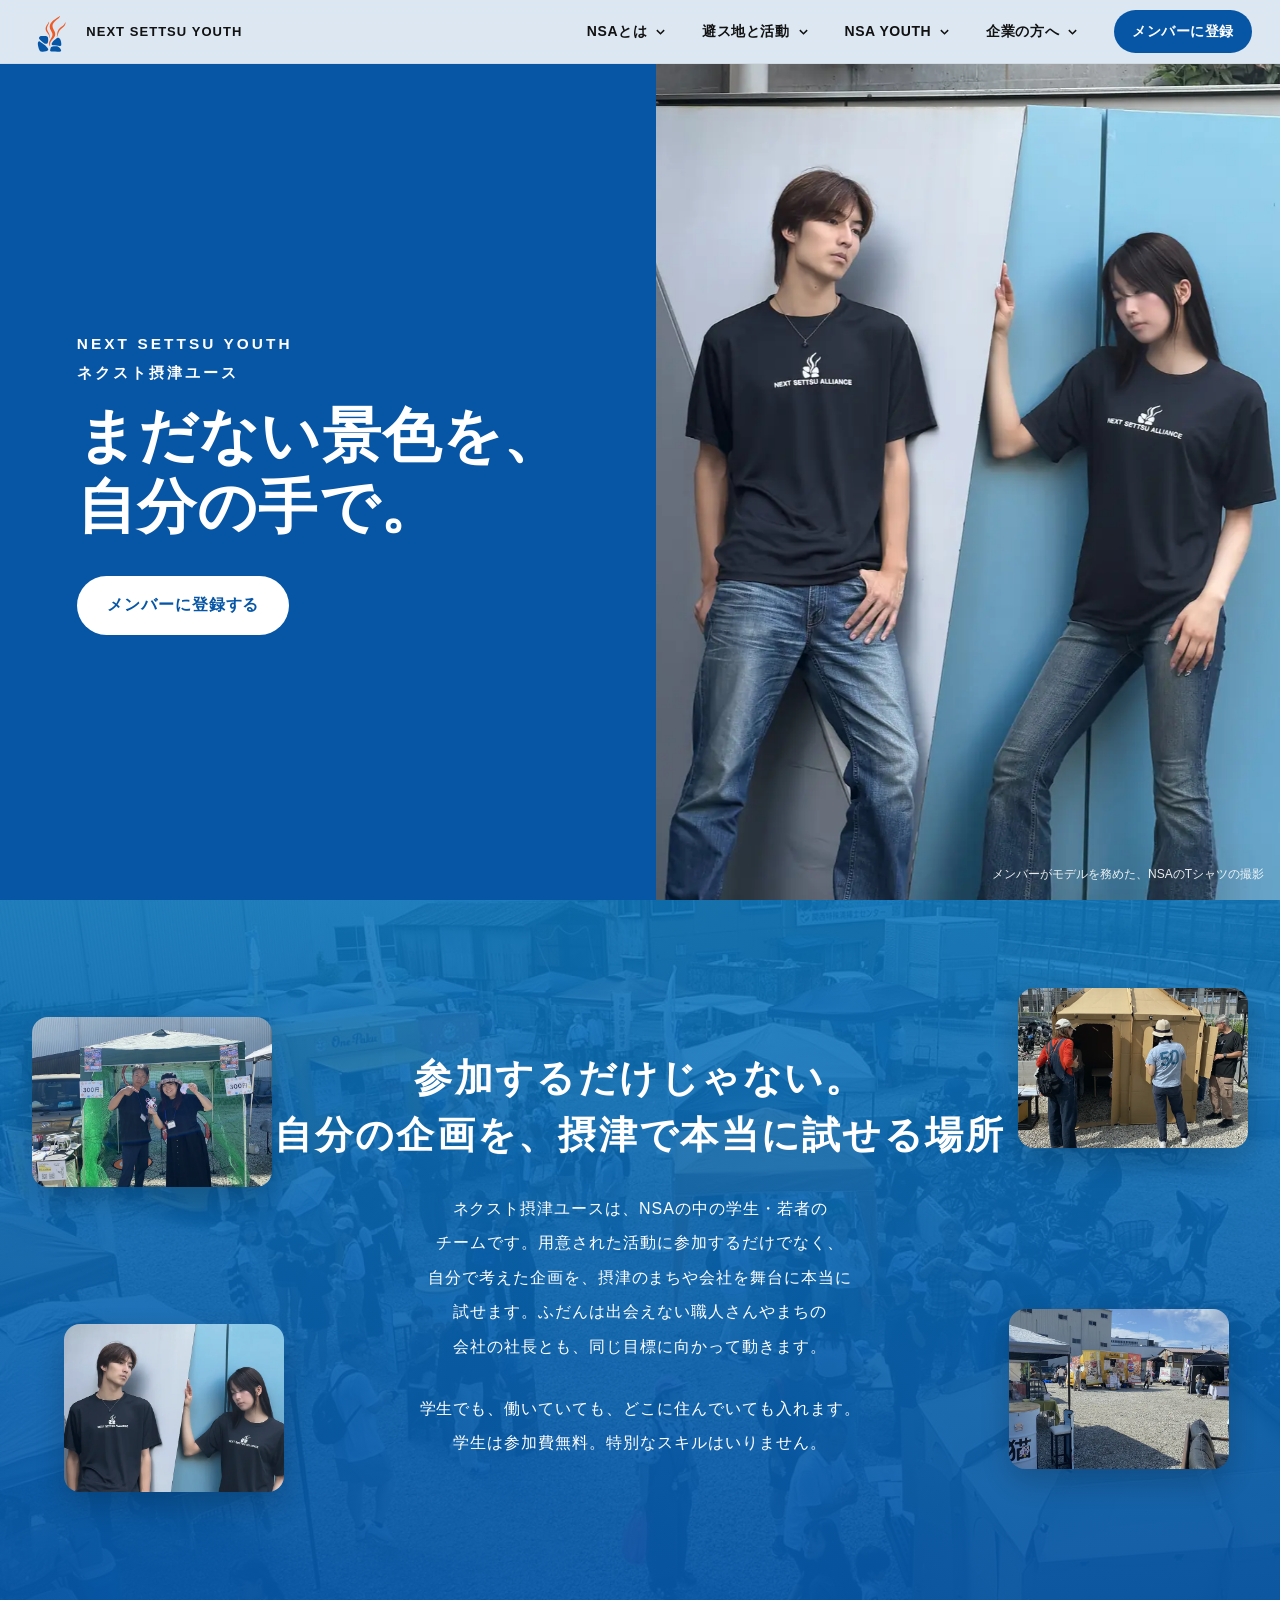
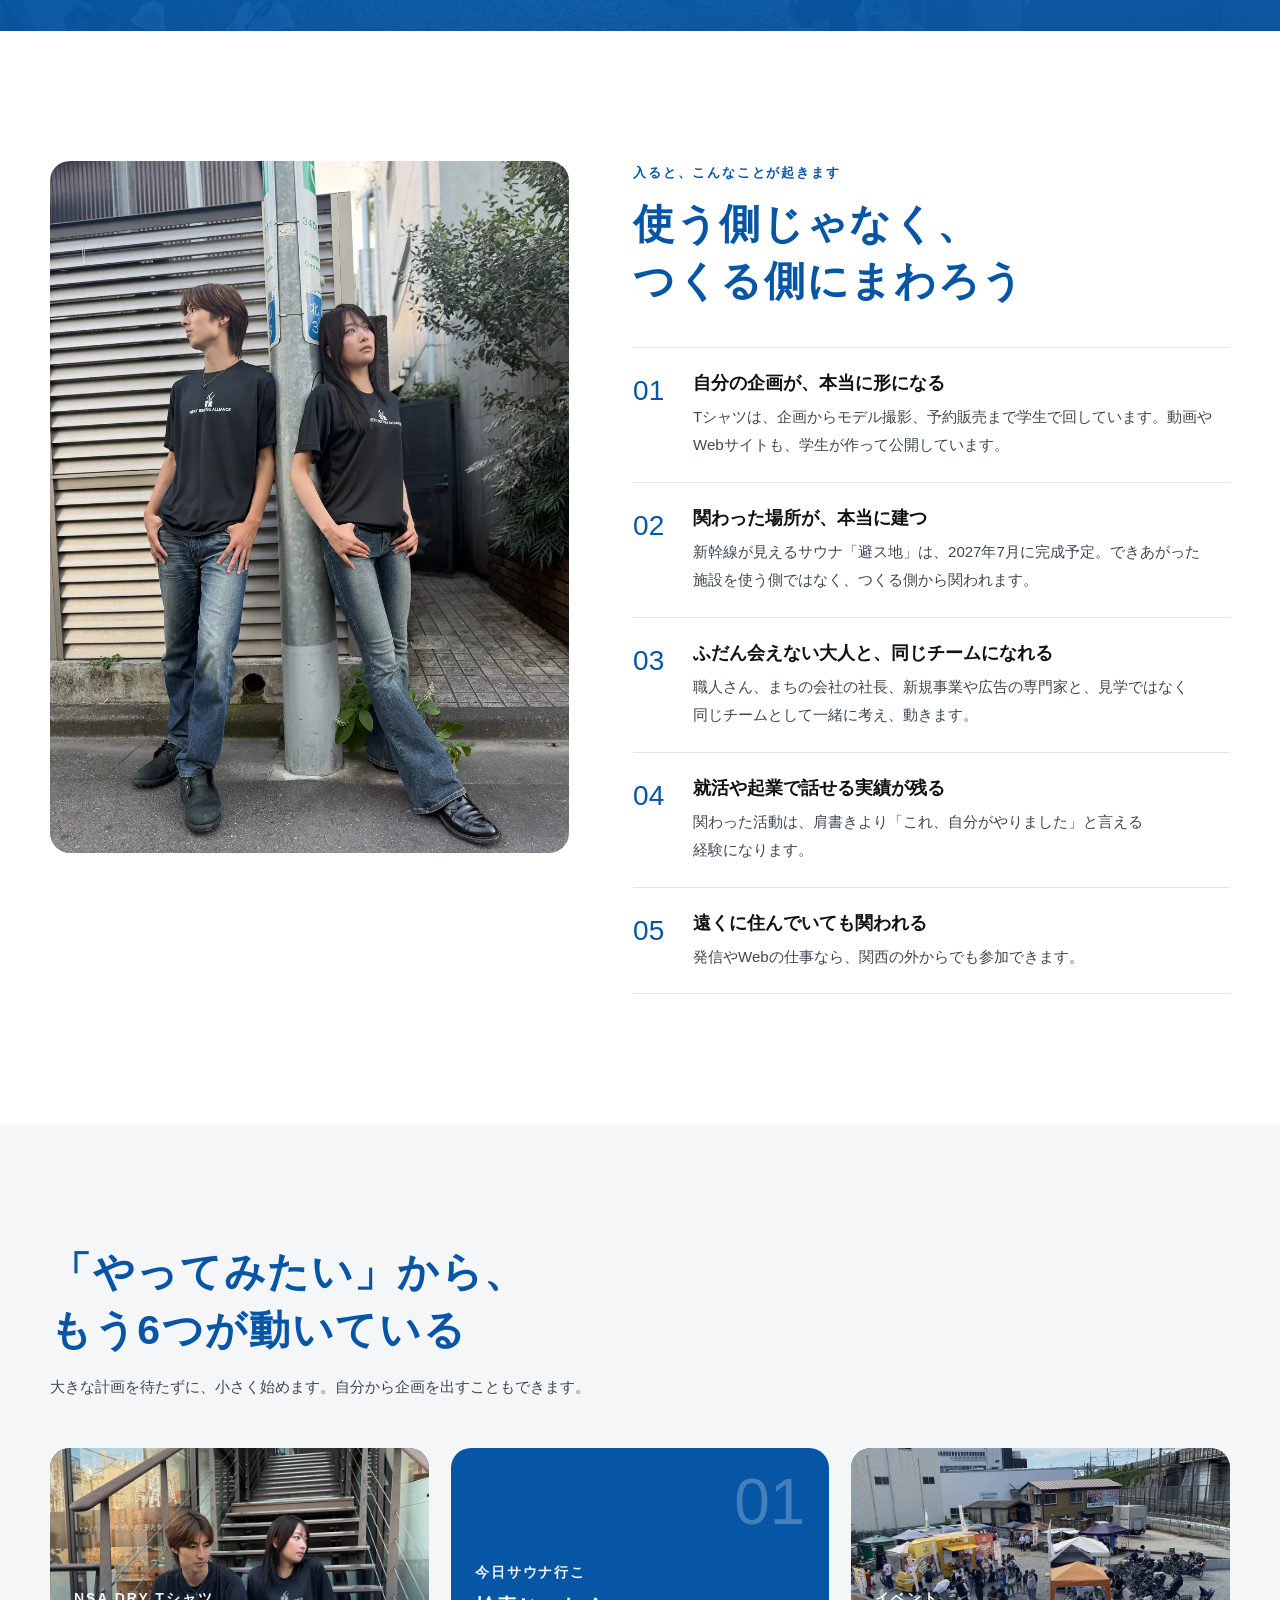
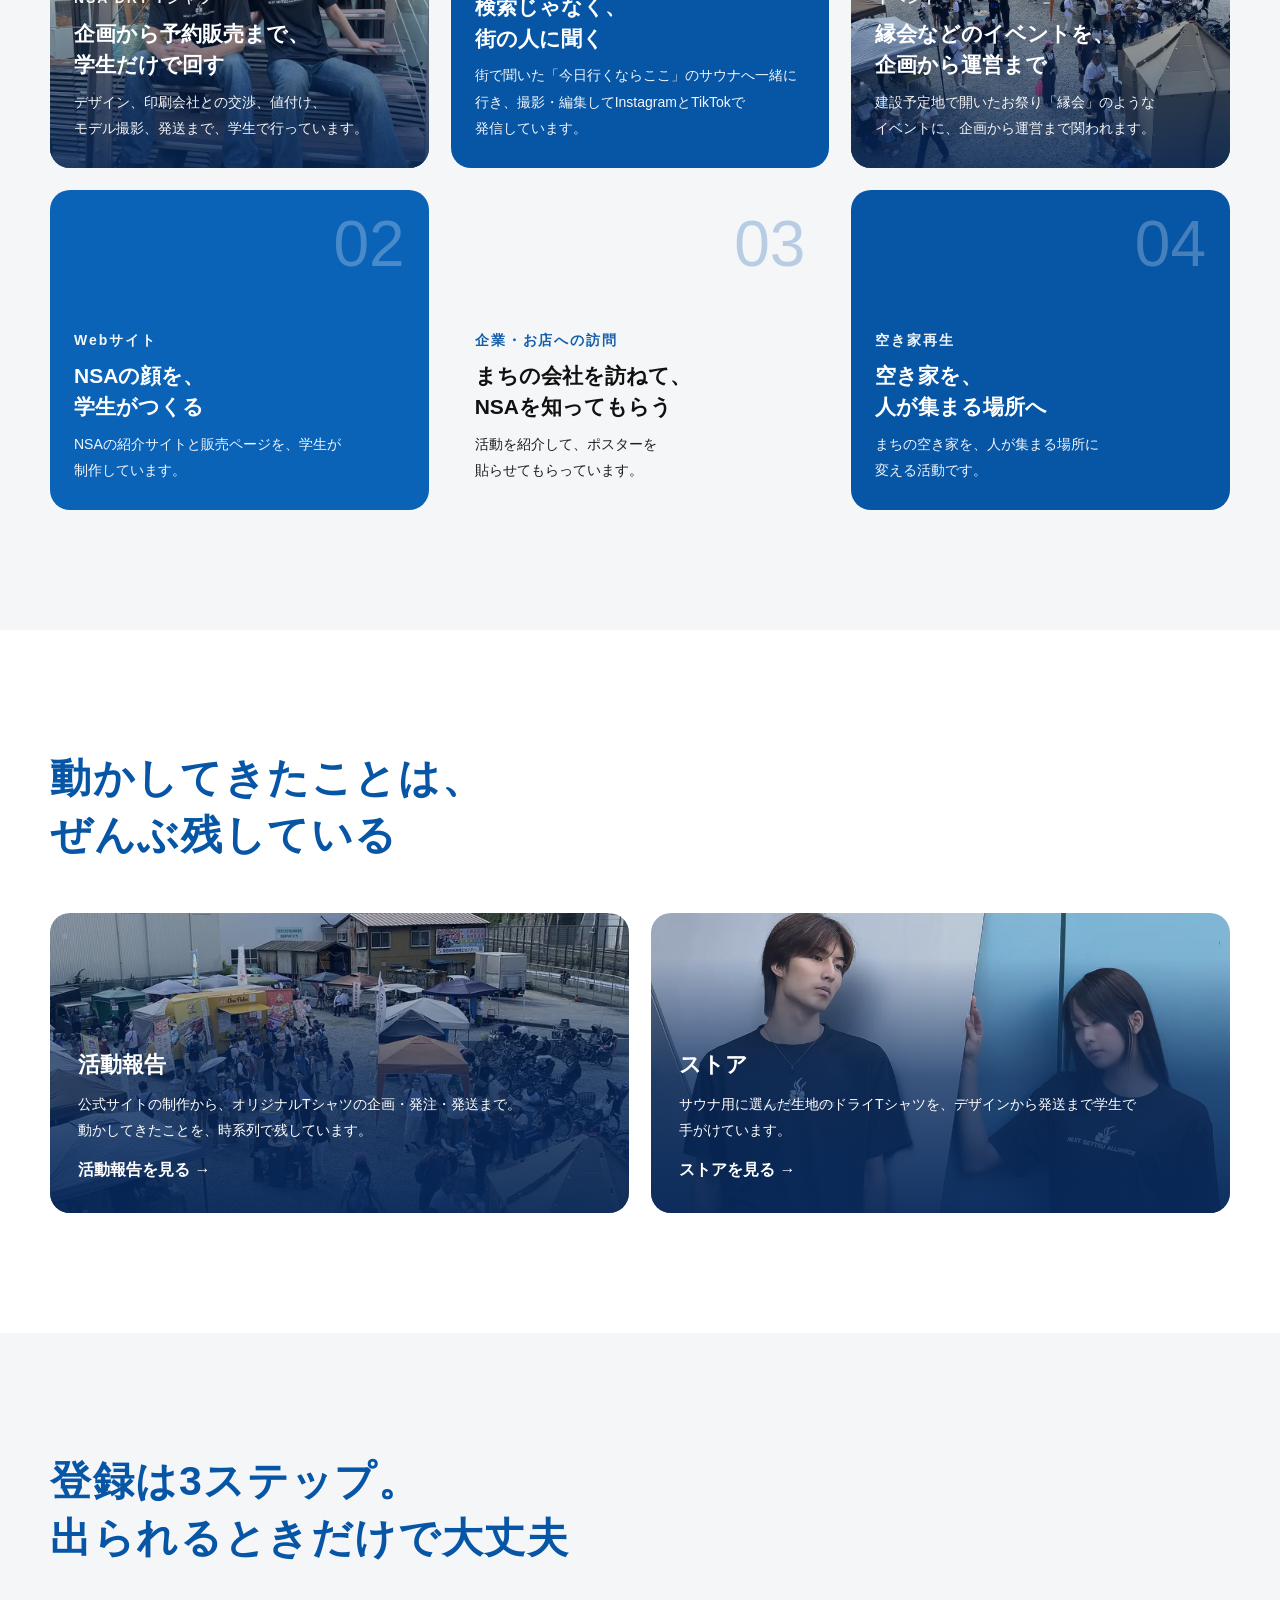
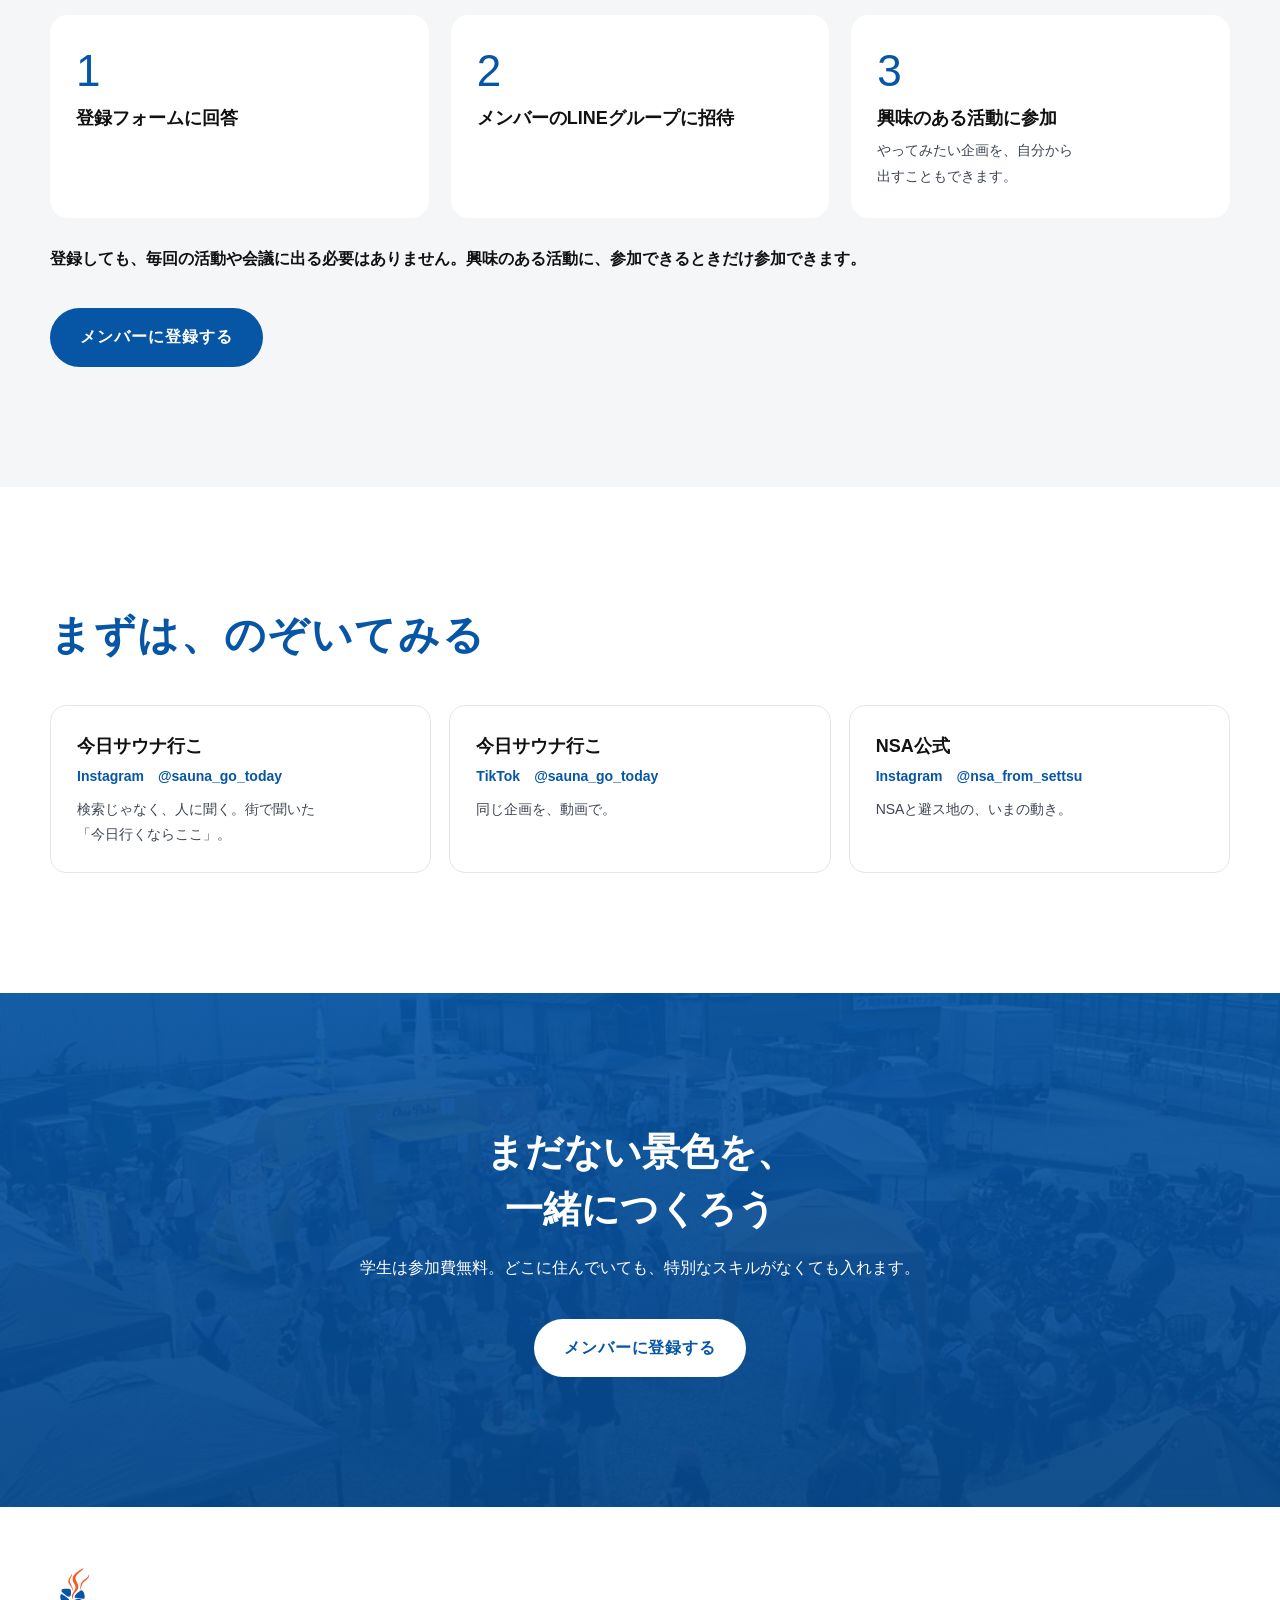
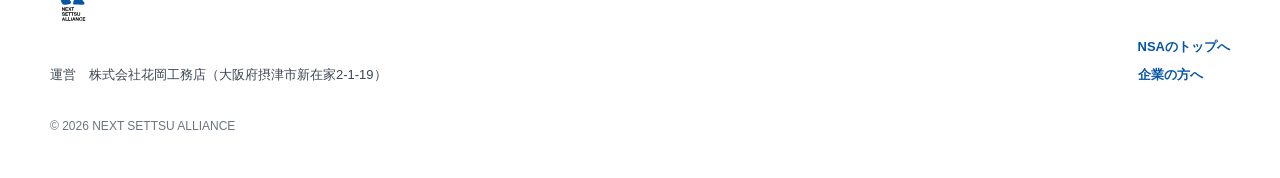
<file: students/index.html>
<!DOCTYPE html>
<html lang="ja">
<head>
  <meta charset="UTF-8">
  <meta name="viewport" content="width=device-width, initial-scale=1.0">
  <title>NEXT SETTSU YOUTH｜学生・若者共創チーム｜NEXT SETTSU ALLIANCE</title>
  <meta name="description" content="大阪府摂津市を拠点にするNEXT SETTSU ALLIANCE（NSA）の学生・若者共創チーム「NEXT SETTSU YOUTH」。自分で考えた企画を、摂津のまちや会社を舞台に本当に試せます。学生でも、働いていても、どこに住んでいても参加できます。">
  <link rel="canonical" href="https://nsa-settsu.jp/students/">
  <link rel="icon" href="../assets/favicon.svg" type="image/svg+xml">
  <link rel="icon" href="../assets/favicon-32.png" sizes="32x32" type="image/png">
  <link rel="icon" href="../assets/favicon-16.png" sizes="16x16" type="image/png">
  <link rel="apple-touch-icon" href="../assets/apple-touch-icon.png">
  <meta property="og:type" content="website">
  <meta property="og:url" content="https://nsa-settsu.jp/students/">
  <meta property="og:image" content="https://nsa-settsu.jp/assets/og-youth.jpg">
  <meta property="og:image:width" content="1200">
  <meta property="og:image:height" content="630">
  <meta property="og:site_name" content="NEXT SETTSU ALLIANCE">
  <meta property="og:title" content="NEXT SETTSU YOUTH｜NEXT SETTSU ALLIANCE">
  <meta property="og:description" content="まだない景色を、自分の手で。NSAの学生・若者共創チーム、NEXT SETTSU YOUTHのページ。">
  <meta property="og:locale" content="ja_JP">
  <meta name="twitter:card" content="summary_large_image">
  <meta name="twitter:image" content="https://nsa-settsu.jp/assets/og-youth.jpg">
  <!-- Google tag (gtag.js) -->
  
  <script async src="https://www.googletagmanager.com/gtag/js?id=G-4SYT5TZ86Y"></script>
  
  <script>
    window.dataLayer = window.dataLayer || [];
    function gtag(){dataLayer.push(arguments);}
    gtag('js', new Date());
    gtag('config', 'G-4SYT5TZ86Y');
  </script>
  <link rel="preconnect" href="https://www.googletagmanager.com">
  
  <script type="application/ld+json">
  {
    "@context": "https://schema.org",
    "@type": "BreadcrumbList",
    "itemListElement": [
      { "@type": "ListItem", "position": 1, "name": "NEXT SETTSU ALLIANCE", "item": "https://nsa-settsu.jp/" },
      { "@type": "ListItem", "position": 2, "name": "NEXT SETTSU YOUTH", "item": "https://nsa-settsu.jp/students/" }
    ]
  }
  </script>
  <style>
  :root{
    --blue:#0756A6; --blue-deep:#06478a; --ink:#111; --body:#3d4652; --mut:#6b7480;
    --line:#e3e7ec; --orange:#F05A24; --paper:#f4f6f8;
    --sans:"Helvetica Neue", Arial, "Hiragino Kaku Gothic ProN", "Hiragino Sans", Meiryo, sans-serif;
  }
  *{box-sizing:border-box;margin:0;padding:0}
  html{scroll-behavior:smooth}
  body{font-family:var(--sans);color:var(--ink);background:#fff;line-height:1.8;-webkit-font-smoothing:antialiased;overflow-x:hidden}
  img{display:block;max-width:100%}
  h1,h2,h3,p,dt,dd,summary,b,span,li,.card-more{word-break:auto-phrase;text-wrap:pretty}
  h1,h2,h3,.card-h{text-wrap:balance}
  a{color:inherit;text-decoration:none}

  /* header */
  .hd{position:fixed;inset:0 0 auto 0;z-index:50;height:64px;display:flex;align-items:center;justify-content:space-between;padding:0 28px;background:rgba(255,255,255,.86);backdrop-filter:blur(10px);-webkit-backdrop-filter:blur(10px);border-bottom:1px solid rgba(0,0,0,.05)}
  .hd-logo{display:flex;align-items:center;gap:10px;font-weight:700;font-size:13px;letter-spacing:.08em}
  .hd-logo img{height:42px;width:auto}
  .hd nav{display:flex;gap:28px;font-size:14px;font-weight:600;letter-spacing:.04em}
  .hd nav a:hover{color:var(--blue)}
  .hd .cta{background:var(--blue);color:#fff;padding:9px 18px;border-radius:999px}
  .hd .cta:hover{color:#fff;background:var(--blue-deep)}

  /* hero */
  .hero{position:relative;height:100svh;min-height:600px;overflow:hidden;color:#fff}
  .hero-bg{position:absolute;inset:0;background:url(../assets/site-now.webp) center 40%/cover no-repeat;transform:scale(1.08);animation:kb 14s ease-out forwards}
  @keyframes kb{to{transform:scale(1)}}
  .hero::after{content:"";position:absolute;inset:0;background:radial-gradient(ellipse 70% 45% at 50% 50%,rgba(4,40,90,.42),rgba(4,40,90,0) 75%),linear-gradient(180deg,rgba(4,40,90,.18) 0%,rgba(4,40,90,.08) 45%,rgba(0,0,0,.4) 100%)}
  .hero-copy{position:absolute;inset:0;z-index:2;display:flex;flex-direction:column;align-items:center;justify-content:center;text-align:center;padding:0 20px}
  .hero-kicker{font-size:clamp(15px,1.6vw,22px);letter-spacing:.32em;font-weight:600;text-shadow:0 2px 16px rgba(0,0,0,.35);opacity:0;animation:up 1s .3s forwards}
  .hero-name{font-size:clamp(46px,9.4vw,150px);font-weight:700;line-height:.98;letter-spacing:.02em;margin-top:14px;text-shadow:0 4px 30px rgba(0,0,0,.3);opacity:0;animation:up 1.2s .55s forwards}
  .hero-cap{position:absolute;left:28px;bottom:24px;z-index:2;font-size:12px;letter-spacing:.08em;opacity:.9}
  @keyframes up{from{opacity:0;transform:translateY(24px)}to{opacity:1;transform:none}}

  /* intro (blue tinted photo + floating photos) */
  .intro{position:relative;padding:150px 20px 170px;color:#fff;overflow:hidden}
  .intro-bg{position:absolute;inset:0;background:url(../assets/ir/enkai-crowd2.webp) center/cover no-repeat}
  .intro-bg::after{content:"";position:absolute;inset:0;background:linear-gradient(180deg,rgba(13,120,190,.86),rgba(7,86,166,.94))}
  .intro-text{position:relative;z-index:2;max-width:780px;margin:0 auto;text-align:center}
  .intro h2{font-size:clamp(24px,3vw,38px);line-height:1.5;letter-spacing:.06em}
  .intro p{font-size:clamp(15px,1.25vw,17px);line-height:2.15;letter-spacing:.06em;margin:28px auto 0;max-width:30em;text-wrap:balance}
  .float{position:absolute;z-index:1;border-radius:16px;overflow:hidden;box-shadow:0 12px 32px rgba(0,0,0,.22);opacity:0;transition:opacity 1.1s ease;will-change:transform}
  .float.in{opacity:.95}
  .float img{width:100%;height:100%;object-fit:cover}
  .f1{width:240px;height:170px;left:2.5%;top:16%}
  .f2{width:220px;height:168px;left:5%;top:58%}
  .f3{width:230px;height:160px;right:2.5%;top:12%}
  .f4{width:220px;height:160px;right:4%;top:56%}
  .f5{display:none}

  /* section heading */
  .sec{padding:120px 20px}
  .wrap{max-width:1180px;margin:0 auto}
  .sec-h{font-size:clamp(26px,3.2vw,42px);font-weight:700;color:var(--blue);letter-spacing:.04em;line-height:1.4}
  .sec-lead{color:var(--body);margin-top:14px;font-size:15px}

  /* cards */
  .cards{display:grid;grid-template-columns:repeat(4,1fr);gap:22px;margin-top:48px}
  .card{position:relative;aspect-ratio:7/10;border-radius:20px;overflow:hidden;color:#fff;cursor:pointer;transform:translateY(30px);opacity:0;transition:transform .9s cubic-bezier(.2,.7,.2,1),opacity .9s}
  .card.in{transform:none;opacity:1}
  .card img{position:absolute;inset:0;width:100%;height:100%;object-fit:cover;transition:transform .8s ease}
  .card:hover img{transform:scale(1.05)}
  .card::before{content:"";position:absolute;inset:0;z-index:1;background:linear-gradient(180deg,rgba(7,86,166,.82) 0%,rgba(7,86,166,.35) 34%,rgba(7,86,166,0) 60%)}
  .card-t{position:absolute;z-index:2;left:22px;right:22px;top:22px}
  .card-k{font-size:12px;letter-spacing:.14em;font-weight:600;opacity:.9}
  .card-h{font-size:clamp(16px,1.35vw,19px);font-weight:700;line-height:1.55;margin-top:6px;word-break:keep-all;overflow-wrap:anywhere}
  .sec-h,.intro h2{word-break:keep-all;overflow-wrap:anywhere}
  .num-v{white-space:nowrap}
  .card-plus{position:absolute;z-index:3;right:16px;bottom:16px;width:38px;height:38px;border-radius:50%;background:#fff;color:var(--blue);display:grid;place-items:center;font-size:22px;line-height:1;transition:transform .3s}
  .card-more{position:absolute;inset:0;z-index:2;background:rgba(7,86,166,.94);padding:26px 22px;display:flex;flex-direction:column;justify-content:flex-end;font-size:14px;line-height:1.9;opacity:0;transition:opacity .35s}
  .card.open .card-more{opacity:1}
  .card-t{transition:opacity .3s}
  .card.open .card-t{opacity:0}
  .card.open .card-plus{transform:rotate(45deg)}
  .card-more b{font-size:17px;margin-bottom:10px;display:block}
  .note{font-size:12px;color:var(--mut);text-align:right;margin-top:14px}

  /* numbers band */
  .nums{background:var(--blue);color:#fff;padding:110px 20px 120px;position:relative;overflow:hidden}
  .nums .sec-h{color:#fff}
  .num-grid{display:grid;grid-template-columns:repeat(3,1fr);margin-top:56px;row-gap:56px}
  .num{text-align:center;padding:0 16px;border-left:1px solid rgba(255,255,255,.4)}
  .num:nth-child(3n+1){border-left:none}
  .num-k{font-size:13px;font-weight:600;letter-spacing:.08em}
  .num-v{font-weight:300;font-size:clamp(54px,6.4vw,96px);line-height:1.1;margin-top:10px;letter-spacing:-.01em;font-feature-settings:"tnum"}
  .num-v small{font-size:.32em;font-weight:500;margin-left:4px}
  .num-s{font-size:12px;opacity:.85;margin-top:6px}
  .nums-photo{position:absolute;right:-40px;top:-60px;width:360px;height:250px;border-radius:18px;overflow:hidden;opacity:.18}

  .ft{padding:40px 20px;text-align:center;font-size:12px;color:var(--mut)}


  /* why */
  .why{position:relative;padding:130px 20px 150px;background:#fff;overflow:hidden}
  .why-grid{display:grid;grid-template-columns:1.05fr 1fr;gap:64px;align-items:center}
  .why-photo{position:relative}
  .why-photo img{width:100%;aspect-ratio:4/3;object-fit:cover;border-radius:20px}
  .why-photo .sub{position:absolute;right:-28px;bottom:-48px;width:46%;aspect-ratio:1/1;border-radius:18px;border:6px solid #fff;box-shadow:0 18px 40px rgba(0,0,0,.18);object-fit:cover}
  .why-k{font-size:13px;font-weight:700;color:var(--blue);letter-spacing:.14em}
  .why h2{font-size:clamp(26px,3vw,40px);line-height:1.5;margin-top:12px;word-break:keep-all;overflow-wrap:anywhere}
  .why p{color:var(--body);margin-top:22px;font-size:16px;line-height:2.05}
  .why .def{margin-top:30px;padding:22px 24px;background:var(--paper);border-radius:14px;font-size:15px;line-height:1.95;color:var(--body)}
  .why .def b{color:var(--blue);display:block;font-size:16px;margin-bottom:4px}

  /* place (hisuchi facilities) */
  .place{background:var(--paper);padding:120px 20px 0;position:relative}
  .fac{display:grid;grid-template-columns:repeat(3,1fr);gap:18px;margin-top:44px}
  .fac div{background:#fff;border-radius:16px;padding:26px 24px 24px}
  .fac div::before{content:"";display:block;width:28px;height:3px;border-radius:2px;background:var(--blue);margin-bottom:14px}
  .fac b{display:block;font-size:18px;letter-spacing:.04em}
  .fac span{display:block;color:var(--body);font-size:14px;margin-top:6px;line-height:1.8}
  .fac div:nth-child(1)::before{background:var(--orange)}
  .place-figs{display:grid;grid-template-columns:1.3fr 1fr;gap:22px;margin-top:56px;position:relative;z-index:2;transform:translateY(80px)}
  .place-figs figure{border-radius:18px;overflow:hidden;background:#fff;box-shadow:0 20px 50px rgba(0,0,0,.16)}
  .place-figs img{width:100%;height:340px;object-fit:cover}
  .place-figs figcaption{font-size:12px;color:var(--mut);padding:10px 16px}
  .place + .nums{padding-top:190px}

  /* enkai gallery */
  .enkai{padding:130px 0 120px;overflow:hidden}
  .enkai .wrap{padding:0 20px}
  .enkai-head{display:grid;grid-template-columns:1fr 1fr;gap:48px;align-items:end}
  .enkai-head p{color:var(--body);font-size:16px;line-height:2}
  .enkai-txt p+p{margin-top:14px}
  .strip{margin-top:52px;display:flex;gap:16px;width:max-content;animation:marq 70s linear infinite}
  .strip img{height:300px;width:auto;border-radius:14px;object-fit:cover}
  @keyframes marq{to{transform:translateX(-50%)}}
  .enkai .note{max-width:1180px;margin:14px auto 0;padding:0 20px}

  /* timeline */
  .tl{background:var(--blue);color:#fff;padding:120px 20px}
  .tl .sec-h{color:#fff}
  .tl-list{list-style:none;display:grid;grid-template-columns:repeat(5,1fr);margin-top:60px;position:relative}
  .tl-list::before{content:"";position:absolute;left:0;right:0;top:9px;height:2px;background:rgba(255,255,255,.3)}
  .tl-fill{position:absolute;left:0;right:0;top:9px;height:2px;background:#fff;transform:scaleX(0);transform-origin:left center;transition:transform 1.6s cubic-bezier(.2,.7,.2,1)}
  .tl.in .tl-fill{transform:scaleX(.6)}
  .tl-list li{position:relative;padding-top:38px;padding-right:18px}
  .tl-list li::before{content:"";position:absolute;left:0;top:0;width:20px;height:20px;border-radius:50%;background:#fff;box-shadow:0 0 0 5px rgba(255,255,255,.25)}
  .tl-list li.next::before{background:var(--blue);border:2px solid #fff}
  .tl-d{font-size:clamp(22px,2.2vw,30px);font-weight:300;letter-spacing:.02em}
  .tl-t{font-size:14px;line-height:1.8;margin-top:8px;opacity:.95}

  /* youth */
  .youth{padding:130px 20px}
  .youth-grid{display:grid;grid-template-columns:1fr 1.15fr;gap:64px;align-items:start}
  .youth-photo{position:sticky;top:100px}
  .youth-photo img{width:100%;aspect-ratio:3/4;object-fit:cover;border-radius:20px}
  .gain{list-style:none;margin-top:36px;border-top:1px solid var(--line)}
  .gain li{padding:22px 0;border-bottom:1px solid var(--line);display:grid;grid-template-columns:48px 1fr;gap:12px}
  .gain .n{font-size:28px;font-weight:300;color:var(--blue);line-height:1.1}
  .gain b{font-size:18px;display:block;line-height:1.5}
  .gain span{color:var(--body);font-size:15px;display:block;margin-top:6px;line-height:1.9}
  .btn{display:inline-block;margin-top:34px;background:var(--blue);color:#fff;padding:15px 30px;border-radius:999px;font-weight:700;letter-spacing:.06em}
  .btn:hover{background:var(--blue-deep)}
  .btn.ghost{background:#fff;color:var(--blue);border:2px solid var(--blue)}

  /* ways */
  .ways{background:var(--paper);padding:120px 20px}
  .way-grid{display:grid;grid-template-columns:repeat(3,1fr);gap:22px;margin-top:48px}
  .way{background:#fff;border-radius:20px;overflow:hidden;display:flex;flex-direction:column;transition:transform .3s,box-shadow .3s}
  .way:hover{transform:translateY(-4px);box-shadow:0 18px 40px rgba(0,0,0,.12)}
  .way img{width:100%;height:220px;object-fit:cover;object-position:50% 30%}
  .way-b{padding:24px 24px 28px;display:flex;flex-direction:column;flex:1}
  .way-k{font-size:12px;font-weight:700;color:var(--blue);letter-spacing:.14em}
  .way h3{font-size:20px;margin-top:6px;line-height:1.5}
  .way p{color:var(--body);font-size:14px;margin-top:10px;line-height:1.9;flex:1}
  .way-go{margin-top:18px;font-weight:700;color:var(--blue);font-size:14px}
  .ex{margin-top:56px;background:#fff;border-radius:20px;padding:34px 36px;display:grid;grid-template-columns:240px 1fr;gap:32px}
  .ex h3{font-size:18px;color:var(--blue);line-height:1.6}
  .ex dl{display:grid;grid-template-columns:repeat(2,1fr);gap:18px 32px}
  .ex dt{font-weight:700;font-size:15px}
  .ex dd{color:var(--body);font-size:14px;line-height:1.8;margin-top:2px}

  /* faq */
  .faq{padding:120px 20px}
  .faq-list{margin-top:40px;border-top:1px solid var(--line)}
  .faq details{border-bottom:1px solid var(--line)}
  .faq summary{list-style:none;cursor:pointer;padding:24px 48px 24px 0;font-weight:700;font-size:17px;position:relative}
  .faq summary::-webkit-details-marker{display:none}
  .faq summary::after{content:"+";position:absolute;right:6px;top:18px;font-size:26px;color:var(--blue);font-weight:300;transition:transform .3s}
  .faq details[open] summary::after{transform:rotate(45deg)}
  .faq details p{color:var(--body);padding:0 0 26px;font-size:15px;line-height:2}

  /* contact */
  .contact{position:relative;color:#fff;padding:130px 20px;text-align:center;overflow:hidden}
  .contact-bg{position:absolute;inset:0;background:url(../assets/ir/y-crowd2.webp) center/cover}
  .contact-bg::after{content:"";position:absolute;inset:0;background:linear-gradient(180deg,rgba(7,86,166,.9),rgba(6,71,138,.95))}
  .contact .wrap{position:relative}
  .contact h2{font-size:clamp(26px,3vw,40px);line-height:1.5}
  .contact p{margin-top:16px;font-size:16px}
  .contact .btn{background:#fff;color:var(--blue);margin:36px 8px 0}
  .contact .btn.ghost{background:transparent;color:#fff;border-color:#fff}
  .contact .mail{margin-top:26px;font-size:14px;opacity:.9}

  .ft{padding:56px 20px 40px;font-size:13px;color:var(--body);text-align:left}
  .ft-grid{display:flex;justify-content:space-between;gap:24px;flex-wrap:wrap;align-items:flex-end}
  .ft-org img{height:64px;width:auto;margin-bottom:12px}
  .ft-sns a{display:block;color:var(--blue);font-weight:600;margin-top:4px}
  .ft-c{margin-top:30px;color:var(--mut);font-size:12px}

  /* business */
  .biz{padding:130px 20px;background:#fff;position:relative;overflow:hidden}
  .biz-top{display:grid;grid-template-columns:1fr 1.05fr;gap:64px;align-items:center}
  .biz-lead{color:var(--body);font-size:16px;line-height:2.05;margin-top:22px}
  .biz-photo{position:relative}
  .biz-photo img{width:100%;aspect-ratio:4/3;object-fit:cover;border-radius:20px}
  .biz-photo .sub{position:absolute;left:-30px;bottom:-44px;width:44%;aspect-ratio:3/4;border-radius:18px;border:6px solid #fff;box-shadow:0 18px 40px rgba(0,0,0,.18);object-fit:cover}
  .biz-photo figcaption{font-size:12px;color:var(--mut);text-align:right;margin-top:10px;padding-left:44%}
  .merit{display:grid;grid-template-columns:repeat(3,1fr);gap:22px;margin-top:110px}
  .merit div{border-top:1px solid var(--line);padding-top:24px}
  .merit .n{font-size:48px;font-weight:300;color:var(--blue);line-height:1}
  .merit .k{font-size:12px;font-weight:700;letter-spacing:.14em;color:var(--mut);margin-top:14px}
  .merit b{display:block;font-size:20px;margin-top:6px;line-height:1.5}
  .merit p{color:var(--body);font-size:15px;line-height:1.95;margin-top:8px}
  .biz .ex{background:var(--paper);margin-top:64px}
  .flow{margin-top:64px;display:grid;grid-template-columns:repeat(3,1fr);gap:0;counter-reset:f}
  .flow li{list-style:none;position:relative;background:var(--blue);color:#fff;padding:26px 28px 26px 34px;font-weight:700;font-size:17px;line-height:1.6;clip-path:polygon(0 0,calc(100% - 18px) 0,100% 50%,calc(100% - 18px) 100%,0 100%,18px 50%)}
  .flow li:first-child{clip-path:polygon(0 0,calc(100% - 18px) 0,100% 50%,calc(100% - 18px) 100%,0 100%);border-radius:14px 0 0 14px}
  .flow li:nth-child(2){background:#0b63b8}
  .flow li:nth-child(3){background:#1170c8}
  .flow li span{display:block;font-size:12px;letter-spacing:.14em;opacity:.85;font-weight:600}
  .biz-foot{display:flex;justify-content:space-between;align-items:center;gap:24px;margin-top:28px;flex-wrap:wrap}
  .biz-foot p{color:var(--body);font-size:14px}
  .biz-foot .btn{margin-top:0}

  @media (max-width:1000px){
    .biz-top{grid-template-columns:1fr;gap:40px}
    .biz-photo .sub{left:-8px}
    .merit{grid-template-columns:1fr;margin-top:80px}
    .flow{grid-template-columns:1fr;gap:8px}
    .flow li,.flow li:first-child{clip-path:none;border-radius:12px}
    .why-grid,.youth-grid,.enkai-head{grid-template-columns:1fr;gap:40px}
    .why-photo .sub{right:-8px}
    .fac{grid-template-columns:repeat(2,1fr)}
    .place-figs{grid-template-columns:1fr}
    .tl-list{grid-template-columns:1fr;gap:28px}
    .tl-list::before,.tl-fill{left:9px;right:auto;top:0;bottom:0;width:2px;height:auto}
    .tl-fill{transform:scaleY(0);transform-origin:center top}
    .tl.in .tl-fill{transform:scaleY(.6)}
    .tl-list li{padding:0 0 0 44px}
    .youth-photo{position:static}
    .way-grid{grid-template-columns:1fr 1fr}
    .ex{grid-template-columns:1fr}
    .hd nav{display:none}
    .cards{grid-template-columns:repeat(2,1fr)}
    .f1,.f3{width:180px;height:125px}.f2,.f4,.f5{display:none}
  }
  @media (max-width:600px){
    .hd{padding:0 16px}
    .hero-cap{left:16px}
    .intro{padding:100px 16px 90px;display:flex;flex-wrap:wrap;gap:10px}
    .intro-text{order:0;width:100%;margin-bottom:26px}
    .float,.f1,.f2,.f3,.f4,.f5{position:relative;inset:auto;order:1;display:block;width:calc(50% - 5px);height:auto;aspect-ratio:4/3;opacity:1}
    .f5{display:none}
    .sec{padding:90px 16px}
    .cards{grid-template-columns:1fr;gap:18px}
    .card{aspect-ratio:4/3}
    .num-grid{grid-template-columns:1fr 1fr;row-gap:40px}
    .way-grid,.ex dl{grid-template-columns:1fr}
    .fac{grid-template-columns:1fr 1fr;gap:12px}
    .fac div{padding:18px 16px}
    .fac b{font-size:16px}
    .place-figs img{height:220px}
    .strip img{height:200px}
    .why,.enkai,.youth,.faq,.contact,.ways,.tl,.biz{padding-top:90px;padding-bottom:90px}
    .num{border-left:none}
    .num-v{font-size:clamp(38px,11vw,56px)}
    .float{transform:none!important}
  }
  @media (prefers-reduced-motion:reduce){
    .hero-bg,.hero-kicker,.hero-name{animation:none;opacity:1;transform:none}
    .card{opacity:1;transform:none}
    .float{opacity:.95}
    .strip{animation:none;overflow-x:auto;width:auto}
  }
</style><style>
  .yhero{display:grid;grid-template-columns:1.05fr 1fr;min-height:100svh;padding-top:64px;background:var(--blue);color:#fff}
  .yhero-copy{display:flex;flex-direction:column;justify-content:center;padding:60px 6vw}
  .yhero .hero-kicker{letter-spacing:.2em;font-size:clamp(13px,1.2vw,16px);line-height:1.9;text-shadow:none}
  .yhero .hero-name{font-size:clamp(38px,4.6vw,72px);line-height:1.2;text-shadow:none}
  .yhero-ph{position:relative;overflow:hidden;margin:0;min-height:420px}
  .yhero-ph img{position:absolute;inset:0;width:100%;height:100%;object-fit:cover;object-position:50% 25%;animation:kb 14s ease-out forwards;transform:scale(1.06)}
  .yhero-ph figcaption{position:absolute;right:16px;bottom:14px;font-size:12px;opacity:.9}
  .hero-cta{margin-top:34px;opacity:0;animation:up 1s .9s forwards}
  .hero-cta .btn{background:#fff;color:var(--blue);margin-top:0}
  .acts{display:grid;grid-template-columns:repeat(3,1fr);gap:22px;margin-top:48px}
  .act{position:relative;border-radius:20px;overflow:hidden;min-height:320px;display:flex;flex-direction:column;justify-content:flex-end;padding:26px 24px;color:#fff;background:var(--blue)}
  .act img{position:absolute;inset:0;width:100%;height:100%;object-fit:cover}
  .act.ph::before{content:"";position:absolute;inset:0;z-index:1;background:linear-gradient(0deg,rgba(7,40,90,.82) 0%,rgba(7,40,90,.35) 45%,rgba(7,40,90,0) 70%)}
  .act > div{position:relative;z-index:2}
  .act.alt{background:#0b63b8}
  .act.pale{background:var(--paper);color:var(--ink)}
  .act.pale .act-k{color:var(--blue)}
  .act-k{font-size:12px;font-weight:700;letter-spacing:.14em;opacity:.9}
  .act h3{font-size:21px;line-height:1.5;margin-top:6px}
  .act p{font-size:14px;line-height:1.9;margin-top:8px;opacity:.95}
  .act .big{position:absolute;top:22px;right:24px;font-size:64px;font-weight:300;line-height:1;opacity:.25;z-index:2}
  .reg{display:grid;grid-template-columns:repeat(3,1fr);gap:22px;margin-top:48px;list-style:none}
  .reg li{background:#fff;border-radius:18px;padding:28px 26px}
  .reg .n{font-size:44px;font-weight:300;color:var(--blue);line-height:1}
  .reg b{display:block;font-size:18px;margin-top:12px;line-height:1.5}
  .reg span{display:block;color:var(--body);font-size:14px;margin-top:6px;line-height:1.85}
  .reg-note{margin-top:26px;font-size:16px;line-height:1.9;color:var(--ink);font-weight:600}
  .two{display:grid;grid-template-columns:1fr 1fr;gap:22px;margin-top:48px}
  .two a{position:relative;border-radius:20px;overflow:hidden;min-height:300px;display:flex;flex-direction:column;justify-content:flex-end;padding:28px;color:#fff}
  .two img{position:absolute;inset:0;width:100%;height:100%;object-fit:cover;transition:transform .8s}
  .two a:hover img{transform:scale(1.05)}
  .two a::before{content:"";position:absolute;inset:0;z-index:1;background:linear-gradient(0deg,rgba(7,40,90,.94) 0%,rgba(7,40,90,.75) 45%,rgba(7,40,90,.15) 85%)}
  .two a > div{position:relative;z-index:2}
  .two h3{font-size:22px}
  .two p{font-size:14px;line-height:1.9;margin-top:6px}
  .two .go{display:inline-block;margin-top:12px;font-weight:700}
  .fol{display:grid;grid-template-columns:repeat(3,1fr);gap:18px;margin-top:40px}
  .fol a{border:1px solid var(--line);border-radius:16px;padding:24px 26px;display:block;transition:border-color .3s}
  .fol a:hover{border-color:var(--blue)}
  .fol b{font-size:18px;display:block}
  .fol .id{color:var(--blue);font-weight:600;font-size:14px;margin-top:2px;display:block}
  .fol p{color:var(--body);font-size:14px;margin-top:8px}
  @media (max-width:1000px){.acts{grid-template-columns:1fr 1fr}.reg,.two,.fol{grid-template-columns:1fr}}
  @media (max-width:1000px){.yhero{grid-template-columns:1fr;min-height:auto}.yhero-ph{order:-1;height:62svh}.yhero-copy{padding:44px 20px 56px}}
  @media (max-width:600px){.acts{grid-template-columns:1fr}.act{min-height:260px}}
</style>
<style id="gnav-css">html{scroll-padding-top:72px}
.hd .gnav{display:flex;align-items:center;gap:8px;height:100%}
.hd .gnav-list{display:flex;align-items:stretch;height:100%;list-style:none;margin:0;padding:0}
.hd .gnav-item{display:flex;align-items:center}
.hd .gnav-btn{display:flex;align-items:center;gap:8px;height:64px;padding:0 18px;border:0;background:none;font:inherit;font-size:14px;font-weight:600;letter-spacing:.04em;color:#111;cursor:pointer}
.hd .gnav-btn .chev{width:11px;height:11px;fill:none;stroke:currentColor;stroke-width:1.6;transition:transform .25s}
.hd .gnav-btn:hover,.hd .gnav-item.open .gnav-btn{color:var(--blue)}
.hd .gnav-item.open .chev{transform:rotate(180deg)}
.hd .gnav-panel{position:fixed;left:0;right:0;top:64px;background:#fff;border-top:1px solid rgba(0,0,0,.06);box-shadow:0 18px 30px -18px rgba(0,0,0,.18);opacity:0;visibility:hidden;transform:translateY(-6px);transition:opacity .2s,transform .2s,visibility 0s .2s}
.hd .gnav-item.open .gnav-panel{opacity:1;visibility:visible;transform:none;transition:opacity .2s,transform .2s}
.hd .gnav-in{max-width:1120px;margin:0 auto;padding:34px 28px 38px;display:grid;grid-template-columns:260px 1fr;gap:40px;align-items:start}
.hd .gnav-top{display:inline-flex;align-items:center;gap:12px;font-size:20px;font-weight:700;letter-spacing:.04em}
.hd .gnav-top span{color:var(--blue);transition:transform .2s}
.hd .gnav-top:hover span{transform:translateX(4px)}
.hd .gnav-links{list-style:none;margin:0;padding:0;display:grid;grid-template-columns:repeat(3,1fr);column-gap:32px}
.hd .gnav-links a{display:flex;justify-content:space-between;align-items:center;padding:14px 2px;border-bottom:1px solid rgba(0,0,0,.08);font-size:14px;font-weight:600}
.hd .gnav-links a::after{content:"";width:6px;height:6px;border-top:1.5px solid currentColor;border-right:1.5px solid currentColor;transform:rotate(45deg);opacity:.45}
.hd .gnav-links a:hover{color:var(--blue)}
.hd .gnav .cta{margin-left:10px;white-space:nowrap}
.hd-burger{display:none}
@media (max-width:1080px){.hd .gnav-btn{padding:0 11px}}
@media (max-width:960px){
  .hd-burger{display:flex;flex-direction:column;justify-content:center;gap:7px;width:44px;height:44px;margin-right:-8px;padding:0 10px;border:0;background:none;cursor:pointer}
  .hd-burger span{display:block;height:2px;background:#111;border-radius:2px;transition:transform .25s}
  .hd.menu-open .hd-burger span:first-child{transform:translateY(4.5px) rotate(45deg)}
  .hd.menu-open .hd-burger span:last-child{transform:translateY(-4.5px) rotate(-45deg)}
  .hd .gnav{position:fixed;left:0;right:0;top:64px;display:block;height:calc(100vh - 64px);height:calc(100dvh - 64px);padding:8px 20px 40px;background:#fff;overflow-y:auto;overscroll-behavior:contain;opacity:0;visibility:hidden;transition:opacity .2s,visibility 0s .2s}
  .hd.menu-open .gnav{opacity:1;visibility:visible;transition:opacity .2s}
  .hd .gnav-list{display:block;height:auto}
  .hd .gnav-item{display:block;border-bottom:1px solid rgba(0,0,0,.08)}
  .hd .gnav-btn{width:100%;justify-content:space-between;height:60px;padding:0 4px;font-size:16px}
  .hd .gnav-panel{position:static;border:0;box-shadow:none;transform:none;opacity:1;visibility:visible;display:none;transition:none}
  .hd .gnav-item.open .gnav-panel{display:block}
  .hd .gnav-in{display:block;padding:0 4px 18px}
  .hd .gnav-top{font-size:15px;padding:6px 0 10px}
  .hd .gnav-links{grid-template-columns:1fr 1fr;column-gap:18px}
  .hd .gnav-links a{padding:12px 0;font-size:14px}
  .hd .gnav .cta{display:block;margin:28px 0 0;padding:15px;text-align:center;font-size:15px}
  body.menu-lock{overflow:hidden}
}
</style>
</head>
<body>

<header class="hd">
  <a class="hd-logo" href="../"><img src="../assets/nsa-mark.svg" alt="">NEXT SETTSU YOUTH</a>
  <button class="hd-burger" type="button" aria-expanded="false" aria-controls="gnav" aria-label="メニューを開く"><span></span><span></span></button>
  <nav class="gnav" id="gnav" aria-label="メインメニュー" data-lenis-prevent>
    <ul class="gnav-list">
      <li class="gnav-item">
        <button class="gnav-btn" type="button" aria-expanded="false" aria-controls="gm-about">NSAとは<svg class="chev" viewBox="0 0 12 12" aria-hidden="true"><path d="M2 4.5l4 4 4-4"/></svg></button>
        <div class="gnav-panel" id="gm-about"><div class="gnav-in">
          <a class="gnav-top" data-track="nav_about" href="../#intro">NSAとは<span aria-hidden="true">→</span></a>
          <ul class="gnav-links"><li><a data-track="nav_vision" href="../#vision">目指すこと</a></li><li><a data-track="nav_why" href="../#why">始まり</a></li><li><a data-track="nav_numbers" href="../#numbers">応援の数字</a></li><li><a data-track="nav_faq" href="../#faq">よくあるご質問</a></li><li><a data-track="nav_about_page" href="../about/">組織概要</a></li></ul>
        </div></div>
      </li>
      <li class="gnav-item">
        <button class="gnav-btn" type="button" aria-expanded="false" aria-controls="gm-place">避ス地と活動<svg class="chev" viewBox="0 0 12 12" aria-hidden="true"><path d="M2 4.5l4 4 4-4"/></svg></button>
        <div class="gnav-panel" id="gm-place"><div class="gnav-in">
          <a class="gnav-top" data-track="nav_place" href="../#place">避ス地<span aria-hidden="true">→</span></a>
          <ul class="gnav-links"><li><a data-track="nav_timeline" href="../#timeline">空き地の変化</a></li><li><a data-track="nav_enkai" href="../#enkai">縁会</a></li><li><a data-track="nav_projects" href="../#projects">4つの活動</a></li><li><a data-track="nav_sauna_page" href="../sauna/">摂津サウナ</a></li><li><a data-track="nav_shop_page" href="../shop/">オンラインストア</a></li><li><a data-track="nav_activity_page" href="../activity/">活動報告</a></li></ul>
        </div></div>
      </li>
      <li class="gnav-item">
        <button class="gnav-btn" type="button" aria-expanded="false" aria-controls="gm-youth">NSA YOUTH<svg class="chev" viewBox="0 0 12 12" aria-hidden="true"><path d="M2 4.5l4 4 4-4"/></svg></button>
        <div class="gnav-panel" id="gm-youth"><div class="gnav-in">
          <a class="gnav-top" data-track="nav_youth" href="#top">NSA YOUTHのページ<span aria-hidden="true">→</span></a>
          <ul class="gnav-links"><li><a data-track="nav_y_intro" href="#intro">ユースとは</a></li><li><a data-track="nav_y_gain" href="#gain">できること</a></li><li><a data-track="nav_y_acts" href="#acts">いまの活動</a></li><li><a data-track="nav_y_join" href="#join">登録の流れ</a></li></ul>
        </div></div>
      </li>
      <li class="gnav-item">
        <button class="gnav-btn" type="button" aria-expanded="false" aria-controls="gm-biz">企業の方へ<svg class="chev" viewBox="0 0 12 12" aria-hidden="true"><path d="M2 4.5l4 4 4-4"/></svg></button>
        <div class="gnav-panel" id="gm-biz"><div class="gnav-in">
          <a class="gnav-top" data-track="nav_biz" href="../companies/">企業の方へのページ<span aria-hidden="true">→</span></a>
          <ul class="gnav-links"><li><a data-track="nav_b_ways" href="../companies/#ways">関わり方</a></li><li><a data-track="nav_b_do" href="../companies/#do">できること</a></li><li><a data-track="nav_b_record" href="../companies/#record">実績</a></li><li><a data-track="nav_b_flow" href="../companies/#flow">相談の流れ</a></li><li><a data-track="nav_b_form" href="../companies/#contact">お問い合わせフォーム</a></li></ul>
        </div></div>
      </li>
    </ul>
    <a data-track="register_nav" class="cta" href="https://forms.gle/23RZyWc6v3PkBSY89" target="_blank" rel="noopener">メンバーに登録</a>
  </nav>
</header>

<section class="yhero" aria-label="NEXT SETTSU YOUTH">
  <div class="yhero-copy">
    <p class="hero-kicker">NEXT SETTSU YOUTH<br>ネクスト摂津ユース</p>
    <h1 class="hero-name">まだない景色を、<br>自分の手で。</h1>
    <p class="hero-cta"><a data-track="register_hero" class="btn" href="https://forms.gle/23RZyWc6v3PkBSY89" target="_blank" rel="noopener">メンバーに登録する</a></p>
  </div>
  <figure class="yhero-ph"><img src="../assets/ir/ts-amazing-tall.webp" alt="NSAのTシャツを着て並ぶ学生2人"><figcaption>メンバーがモデルを務めた、NSAのTシャツの撮影</figcaption></figure>
</section>

<section class="intro" id="intro">
  <div class="intro-bg" aria-hidden="true"></div>
  <figure class="float f1" data-speed="-0.12"><img src="../assets/ir/y-booth2.webp" alt="縁会の出店の前で笑う2人"></figure>
  <figure class="float f2" data-speed="0.10"><img src="../assets/ir/ts-amazing-sq.webp" alt="NSAのTシャツを着た学生2人"></figure>
  <figure class="float f3" data-speed="-0.08"><img src="../assets/ir/y-tent.webp" alt="縁会の段ボールのテント"></figure>
  <figure class="float f4" data-speed="0.14"><img src="../assets/ir/y-kitchen.webp" alt="縁会に並んだキッチンカー"></figure>
  <div class="intro-text">
    <h2>参加するだけじゃない。<br>自分の企画を、<wbr>摂津で本当に<wbr>試せる場所</h2>
    <p>ネクスト摂津ユースは、NSAの中の学生・若者のチームです。用意された活動に参加するだけでなく、自分で考えた企画を、摂津のまちや会社を舞台に本当に試せます。ふだんは出会えない職人さんやまちの会社の社長とも、同じ目標に向かって動きます。</p>
    <p>学生でも、働いていても、どこに住んでいても入れます。学生は参加費無料。特別なスキルはいりません。</p>
  </div>
</section>

<section class="youth" id="gain">
  <div class="wrap youth-grid">
    <div class="youth-photo"><img src="../assets/tshirt-wear-02-960.webp" alt="NSAのTシャツを着た学生2人"></div>
    <div>
      <p class="why-k">入ると、こんなことが起きます</p>
      <h2 class="sec-h" style="margin-top:12px">使う側じゃなく、<br>つくる側に<wbr>まわろう</h2>
      <ol class="gain">
        <li><span class="n">01</span><div><b>自分の企画が、本当に形になる</b><span>Tシャツは、企画からモデル撮影、予約販売まで学生で回しています。動画やWebサイトも、学生が作って公開しています。</span></div></li>
        <li><span class="n">02</span><div><b>関わった場所が、本当に建つ</b><span>新幹線が見えるサウナ「避ス地」は、2027年7月に完成予定。できあがった施設を使う側ではなく、つくる側から関われます。</span></div></li>
        <li><span class="n">03</span><div><b>ふだん会えない大人と、同じチームになれる</b><span>職人さん、まちの会社の社長、新規事業や広告の専門家と、見学ではなく同じチームとして一緒に考え、動きます。</span></div></li>
        <li><span class="n">04</span><div><b>就活や起業で話せる実績が残る</b><span>関わった活動は、肩書きより「これ、自分がやりました」と言える経験になります。</span></div></li>
        <li><span class="n">05</span><div><b>遠くに住んでいても関われる</b><span>発信やWebの仕事なら、関西の外からでも参加できます。</span></div></li>
      </ol>
    </div>
  </div>
</section>

<section class="sec" id="acts" style="background:var(--paper)">
  <div class="wrap">
    <h2 class="sec-h">「やってみたい」から、<br>もう6つが<wbr>動いている</h2>
    <p class="sec-lead">大きな計画を待たずに、小さく始めます。自分から企画を出すこともできます。</p>
    <div class="acts">
      <article class="act ph"><img src="../assets/tshirt-wear-03-960.webp" alt="NSAのTシャツを着た学生2人"><div><p class="act-k">NSA DRY Tシャツ</p><h3>企画から予約販売まで、<br>学生だけで回す</h3><p>デザイン、印刷会社との交渉、値付け、モデル撮影、発送まで、学生で行っています。</p></div></article>
      <article class="act"><span class="big">01</span><div><p class="act-k">今日サウナ行こ</p><h3>検索じゃなく、<br>街の人に聞く</h3><p>街で聞いた「今日行くならここ」のサウナへ一緒に行き、撮影・編集してInstagramとTikTokで発信しています。</p></div></article>
      <article class="act ph"><img src="../assets/ir/y-enkai-crowd.webp" alt="縁会の会場"><div><p class="act-k">イベント</p><h3>縁会などのイベントを、<br>企画から運営まで</h3><p>建設予定地で開いたお祭り「縁会」のようなイベントに、企画から運営まで関われます。</p></div></article>
      <article class="act alt"><span class="big">02</span><div><p class="act-k">Webサイト</p><h3>NSAの顔を、<br>学生がつくる</h3><p>NSAの紹介サイトと販売ページを、学生が制作しています。</p></div></article>
      <article class="act pale"><span class="big" style="color:var(--blue)">03</span><div><p class="act-k">企業・お店への訪問</p><h3>まちの会社を訪ねて、<br>NSAを知ってもらう</h3><p>活動を紹介して、ポスターを貼らせてもらっています。</p></div></article>
      <article class="act"><span class="big">04</span><div><p class="act-k">空き家再生</p><h3>空き家を、<br>人が集まる場所へ</h3><p>まちの空き家を、人が集まる場所に変える活動です。</p></div></article>
    </div>
  </div>
</section>

<section class="sec" id="more">
  <div class="wrap">
    <h2 class="sec-h">動かしてきたことは、<br>ぜんぶ<wbr>残している</h2>
    <div class="two">
      <a data-track="to_activity" href="../activity/"><img src="../assets/ir/y-crowd2.webp" alt="縁会の会場"><div><h3>活動報告</h3><p>公式サイトの制作から、オリジナルTシャツの企画・発注・発送まで。動かしてきたことを、時系列で残しています。</p><span class="go">活動報告を見る →</span></div></a>
      <a data-track="to_shop" href="../shop/"><img src="../assets/ir/ts-amazing.webp" alt="NSAのTシャツを着た学生2人"><div><h3>ストア</h3><p>サウナ用に選んだ生地のドライTシャツを、デザインから発送まで学生で手がけています。</p><span class="go">ストアを見る →</span></div></a>
    </div>
  </div>
</section>

<section class="ways" id="join">
  <div class="wrap">
    <h2 class="sec-h">登録は3ステップ。<br>出られるときだけで<wbr>大丈夫</h2>
    <ol class="reg">
      <li><span class="n">1</span><b>登録フォームに回答</b></li>
      <li><span class="n">2</span><b>メンバーのLINEグループに招待</b></li>
      <li><span class="n">3</span><b>興味のある活動に参加</b><span>やってみたい企画を、自分から出すこともできます。</span></li>
    </ol>
    <p class="reg-note">登録しても、毎回の活動や会議に出る必要はありません。興味のある活動に、参加できるときだけ参加できます。</p>
    <a data-track="register_join" class="btn" href="https://forms.gle/23RZyWc6v3PkBSY89" target="_blank" rel="noopener">メンバーに登録する</a>
  </div>
</section>

<section class="faq" id="follow">
  <div class="wrap">
    <h2 class="sec-h">まずは、<wbr>のぞいてみる</h2>
    <div class="fol">
      <a data-track="ig_sauna_go_today" href="https://www.instagram.com/sauna_go_today/" target="_blank" rel="noopener"><b>今日サウナ行こ</b><span class="id">Instagram　@sauna_go_today</span><p>検索じゃなく、人に聞く。街で聞いた「今日行くならここ」。</p></a>
      <a data-track="tt_sauna_go_today" href="https://www.tiktok.com/@sauna_go_today" target="_blank" rel="noopener"><b>今日サウナ行こ</b><span class="id">TikTok　@sauna_go_today</span><p>同じ企画を、動画で。</p></a>
      <a data-track="ig_nsa" href="https://www.instagram.com/nsa_from_settsu/" target="_blank" rel="noopener"><b>NSA公式</b><span class="id">Instagram　@nsa_from_settsu</span><p>NSAと避ス地の、いまの動き。</p></a>
    </div>
  </div>
</section>

<section class="contact" id="contact">
  <div class="contact-bg" aria-hidden="true"></div>
  <div class="wrap">
    <h2>まだない景色を、<br>一緒につくろう</h2>
    <p>学生は参加費無料。どこに住んでいても、特別なスキルがなくても入れます。</p>
    <a data-track="register_bottom" class="btn" href="https://forms.gle/23RZyWc6v3PkBSY89" target="_blank" rel="noopener">メンバーに登録する</a>
  </div>
</section>

<footer class="ft"><div class="wrap">
  <div class="ft-grid">
    <div class="ft-org"><img src="../assets/nsa-logo.svg" alt="NEXT SETTSU ALLIANCE"><br>運営　株式会社花岡工務店（大阪府摂津市新在家2-1-19）</div>
    <div class="ft-sns"><a href="../">NSAのトップへ</a><a href="../companies/">企業の方へ</a></div>
  </div>
  <p class="ft-c">© 2026 NEXT SETTSU ALLIANCE</p>
</div></footer>

<script>
(() => {
  const reduce = matchMedia('(prefers-reduced-motion: reduce)').matches;
  // fade-in on view
  const io = new IntersectionObserver(es => es.forEach(e => {
    if (e.isIntersecting) { e.target.classList.add('in'); io.unobserve(e.target); }
  }), { threshold: 0.15 });
  const tio = new IntersectionObserver(es => es.forEach(e => { if (e.isIntersecting) { e.target.classList.add('in'); tio.unobserve(e.target); } }), { threshold: 0.3 });
  document.querySelectorAll('.tl').forEach(el => tio.observe(el));
  document.querySelectorAll('.float, .card').forEach((el, i) => {
    if (el.classList.contains('card')) el.style.transitionDelay = (i % 4) * 0.12 + 's';
    io.observe(el);
  });
  // floating photos drift with scroll
  const floats = [...document.querySelectorAll('.float')];
  const intro = document.querySelector('.intro');
  if (!reduce && innerWidth > 600) {
    const tick = () => {
      const r = intro.getBoundingClientRect();
      const p = (innerHeight - r.top);
      floats.forEach(f => f.style.transform = `translateY(${p * parseFloat(f.dataset.speed)}px)`);
    };
    addEventListener('scroll', tick, { passive: true }); tick();
  }
  // cards open/close
  document.querySelectorAll('.card').forEach(c => c.addEventListener('click', () => c.classList.toggle('open')));
  // count up numbers
  const cio = new IntersectionObserver(es => es.forEach(e => {
    if (!e.isIntersecting) return; cio.unobserve(e.target);
    const el = e.target, to = +el.dataset.count; if (reduce) return;
    const t0 = performance.now(), dur = 1400;
    const step = t => { const k = Math.min(1, (t - t0) / dur), v = Math.round(to * (1 - Math.pow(1 - k, 3)));
      el.textContent = v.toLocaleString('ja-JP'); if (k < 1) requestAnimationFrame(step); };
    requestAnimationFrame(step);
  }), { threshold: 0.6 });
  document.querySelectorAll('[data-count]').forEach(el => cio.observe(el));
})();
</script>
<script>
/* クリック計測（script.jsと同じ形）。cta_click に加え、問い合わせ・登録・資料DLは専用イベントでも送る */
(() => {
  const GOAL = {
    contact_form: 'contact_submit', nsa_mail: 'contact_submit', biz_form_submit: 'contact_submit', biz_contact_form: 'contact_submit', biz_mail: 'contact_submit',
    register_hero: 'student_register', register_join: 'student_register', register_bottom: 'student_register', register_nav: 'student_register'
  };
  window.nsaTrack = name => {
    if (typeof gtag !== 'function') return;
    gtag('event', 'cta_click', { cta: name });
    if (GOAL[name]) gtag('event', GOAL[name], { cta: name });
  };
  document.querySelectorAll('[data-track]').forEach(el => el.addEventListener('click', () => window.nsaTrack(el.dataset.track)));
})();
</script>
<script id="gnav-js">(() => {
  const hd = document.querySelector('.hd'); if (!hd) return;
  const burger = hd.querySelector('.hd-burger');
  const items = [...hd.querySelectorAll('.gnav-item')];
  const mobile = () => matchMedia('(max-width:960px)').matches;
  const hoverable = () => matchMedia('(hover:hover) and (pointer:fine)').matches;
  const set = (it, on) => { it.classList.toggle('open', on); it.querySelector('.gnav-btn').setAttribute('aria-expanded', on); };
  const closeAll = except => items.forEach(it => it !== except && set(it, false));
  const setMenu = on => { hd.classList.toggle('menu-open', on); document.body.classList.toggle('menu-lock', on); burger.setAttribute('aria-expanded', on); burger.setAttribute('aria-label', on ? 'メニューを閉じる' : 'メニューを開く'); if (!on) closeAll(); };
  items.forEach(it => {
    const btn = it.querySelector('.gnav-btn'); let t;
    btn.addEventListener('click', () => { const on = !it.classList.contains('open'); if (!mobile()) closeAll(it); set(it, on); });
    it.addEventListener('mouseenter', () => { if (mobile() || !hoverable()) return; clearTimeout(t); closeAll(it); set(it, true); });
    it.addEventListener('mouseleave', () => { if (mobile() || !hoverable()) return; t = setTimeout(() => set(it, false), 160); });
  });
  burger.addEventListener('click', () => setMenu(!hd.classList.contains('menu-open')));
  hd.querySelectorAll('.gnav a').forEach(a => a.addEventListener('click', () => { setMenu(false); closeAll(); }));
  document.addEventListener('keydown', e => { if (e.key !== 'Escape') return; const open = items.find(it => it.classList.contains('open')); if (open) { set(open, false); open.querySelector('.gnav-btn').focus(); } else if (hd.classList.contains('menu-open')) { setMenu(false); burger.focus(); } });
  document.addEventListener('click', e => { if (!mobile() && !hd.contains(e.target)) closeAll(); });
  addEventListener('resize', () => { if (!mobile() && hd.classList.contains('menu-open')) setMenu(false); });
})();
</script>
</body>
</html>
</file>
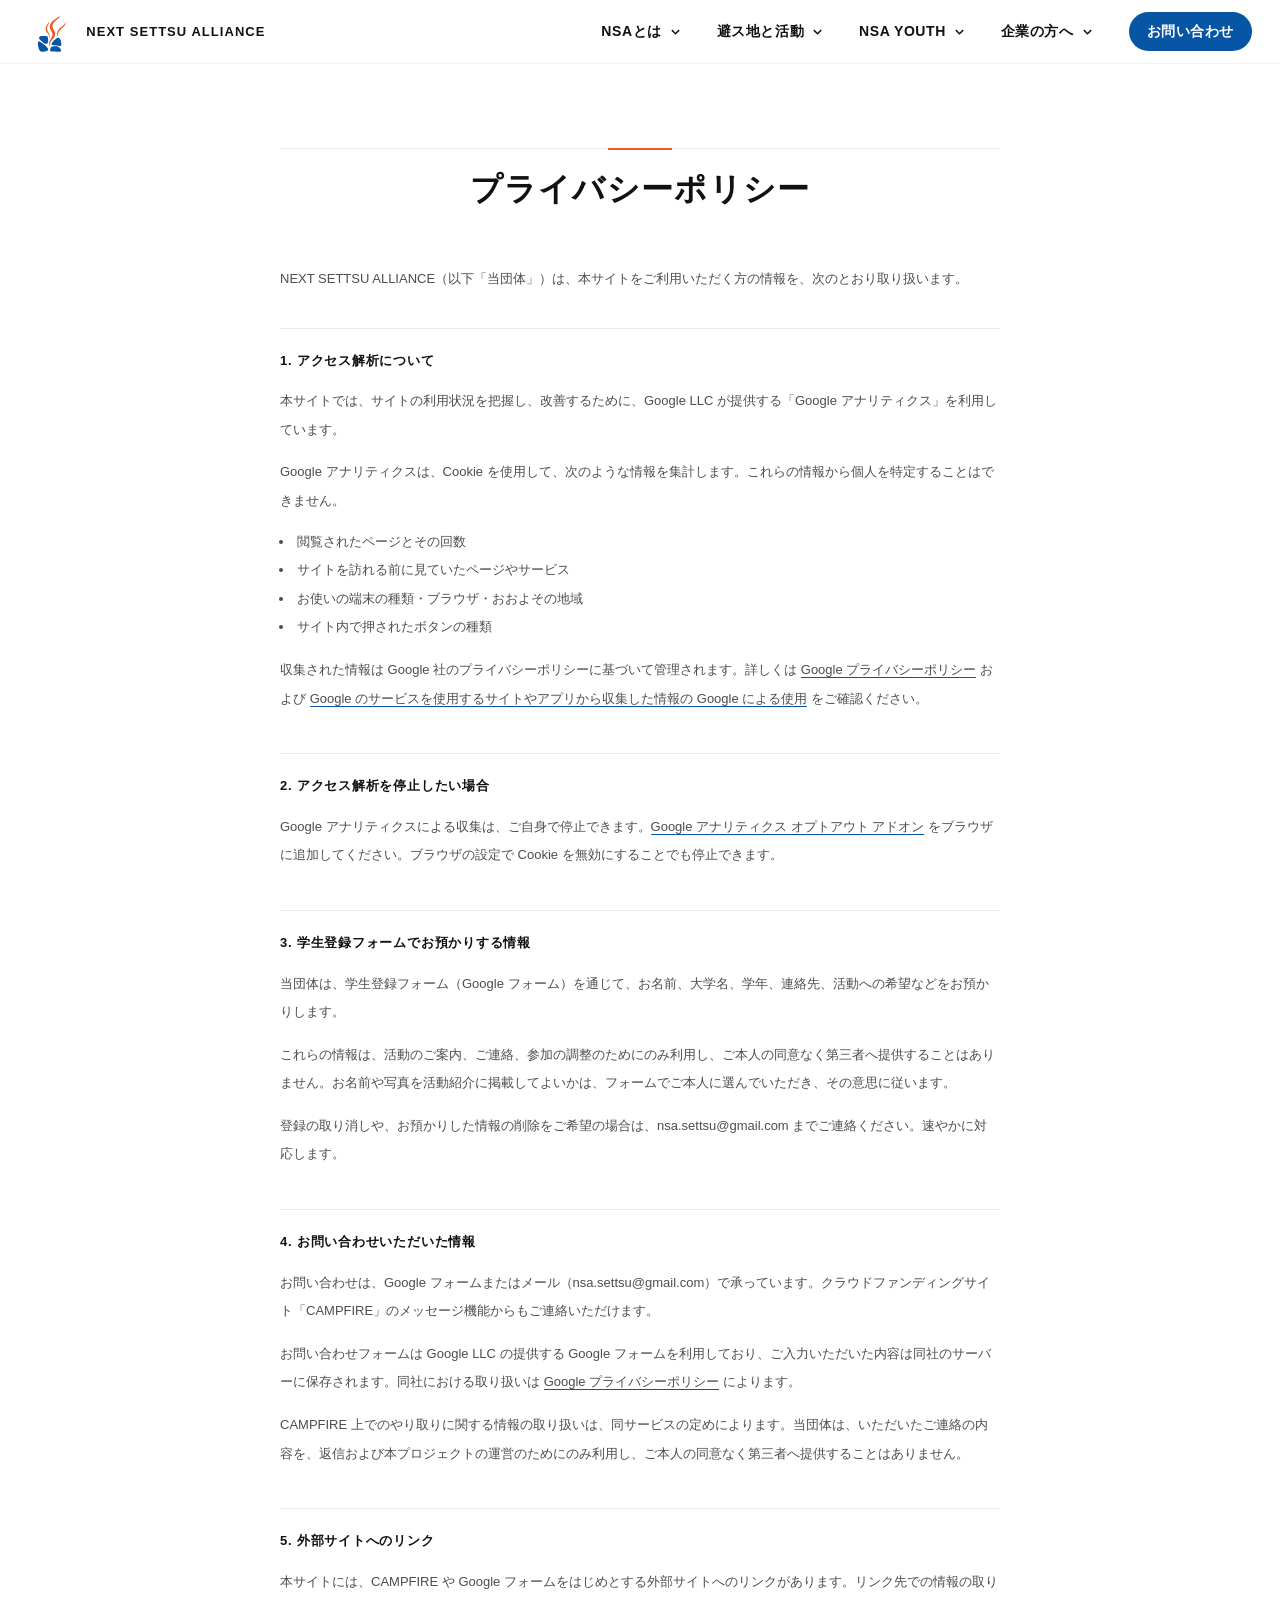
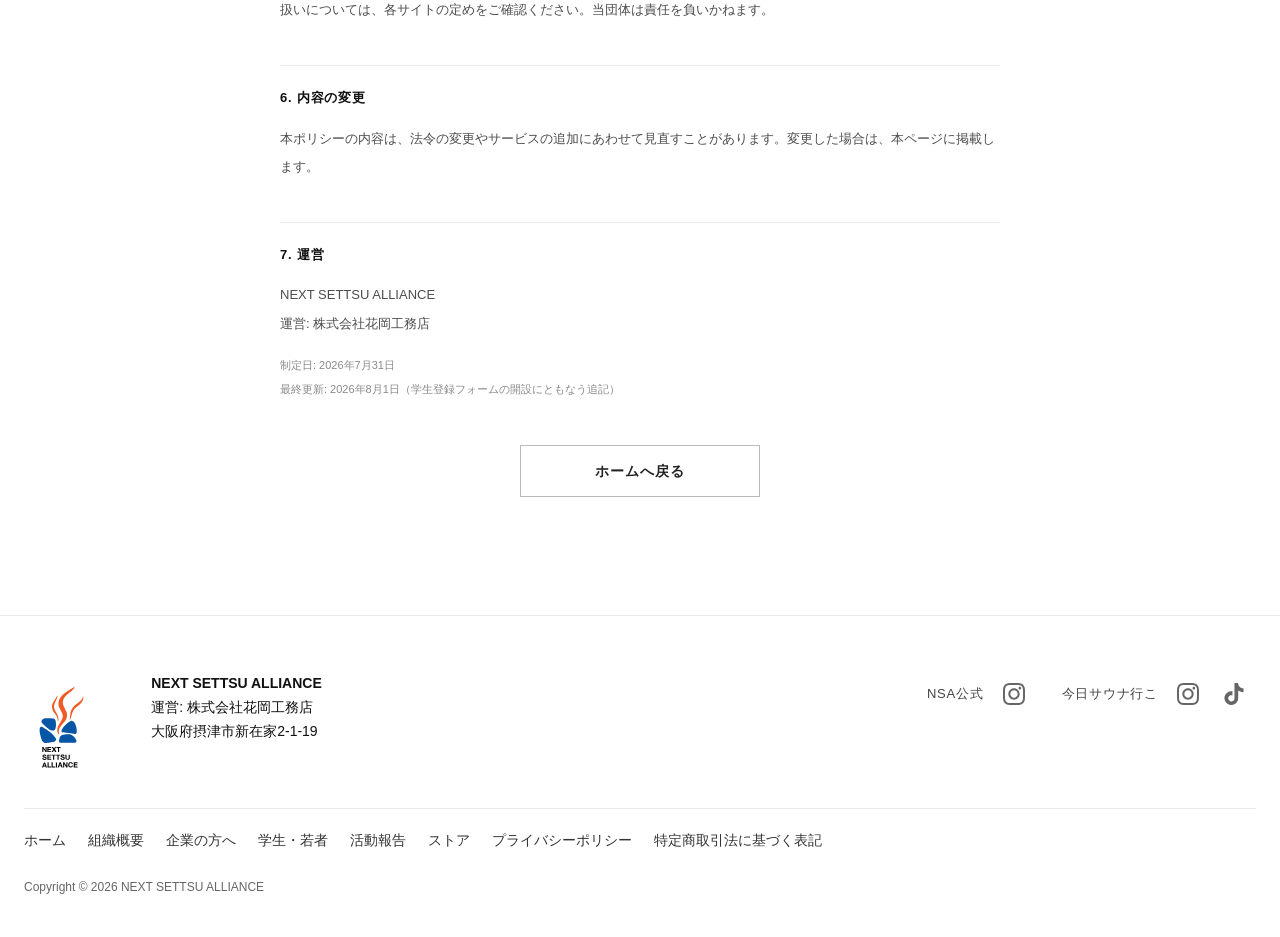
<file: privacy.html>
<!DOCTYPE html>
<html lang="ja">
<head>
  <meta charset="UTF-8">
  <meta name="viewport" content="width=device-width, initial-scale=1.0">
  <title>プライバシーポリシー｜NEXT SETTSU ALLIANCE</title>
  <meta name="description" content="NEXT SETTSU ALLIANCE 公式サイトにおける、アクセス解析（Google アナリティクス）とお問い合わせ情報の取り扱いについて。">
  <link rel="canonical" href="https://nsa-settsu.jp/privacy.html">
  <link rel="icon" href="assets/favicon.svg" type="image/svg+xml">
  <link rel="icon" href="assets/favicon-32.png" sizes="32x32" type="image/png">
  <link rel="icon" href="assets/favicon-16.png" sizes="16x16" type="image/png">
  <link rel="apple-touch-icon" href="assets/apple-touch-icon.png">
  <!-- Google tag (gtag.js) -->
  <script async src="https://www.googletagmanager.com/gtag/js?id=G-4SYT5TZ86Y"></script>
  <script>
    window.dataLayer = window.dataLayer || [];
    function gtag(){dataLayer.push(arguments);}
    gtag('js', new Date());
    gtag('config', 'G-4SYT5TZ86Y');
  </script>
  <link rel="preconnect" href="https://cdn.jsdelivr.net" crossorigin>
  <link rel="preconnect" href="https://www.googletagmanager.com">
  <link rel="stylesheet" href="style.css?v=75">
<style id="gnav-css">/* header */
.hd{position:fixed;inset:0 0 auto 0;z-index:50;height:64px;display:flex;align-items:center;justify-content:space-between;padding:0 28px;background:rgba(255,255,255,.86);backdrop-filter:blur(10px);-webkit-backdrop-filter:blur(10px);border-bottom:1px solid rgba(0,0,0,.05)}
.hd-logo{display:flex;align-items:center;gap:10px;font-weight:700;font-size:13px;letter-spacing:.08em}
.hd-logo img{height:42px;width:auto}
.hd nav{display:flex;gap:28px;font-size:14px;font-weight:600;letter-spacing:.04em}
.hd nav a:hover{color:var(--blue)}
.hd .cta{background:var(--blue);color:#fff;padding:9px 18px;border-radius:999px}
.hd .cta:hover{color:#fff;background:var(--blue-deep)}
.hd{--blue:#0756A6;--blue-deep:#06478a;box-sizing:border-box;font-family:"Helvetica Neue",Arial,"Hiragino Kaku Gothic ProN","Hiragino Sans",Meiryo,sans-serif;color:#111;line-height:1.5}
.hd *,.hd *::before,.hd *::after{box-sizing:border-box}
.hd a{color:inherit;text-decoration:none}
.hd.hd-flow{position:sticky;top:0;z-index:60}
.hd .cta{line-height:1.5}
@media (max-width:600px){.hd{padding:0 16px}}
html{scroll-padding-top:72px}
.hd .gnav{display:flex;align-items:center;gap:8px;height:100%}
.hd .gnav-list{display:flex;align-items:stretch;height:100%;list-style:none;margin:0;padding:0}
.hd .gnav-item{display:flex;align-items:center}
.hd .gnav-btn{display:flex;align-items:center;gap:8px;height:64px;padding:0 18px;border:0;background:none;font:inherit;font-size:14px;font-weight:600;letter-spacing:.04em;color:#111;cursor:pointer}
.hd .gnav-btn .chev{width:11px;height:11px;fill:none;stroke:currentColor;stroke-width:1.6;transition:transform .25s}
.hd .gnav-btn:hover,.hd .gnav-item.open .gnav-btn{color:var(--blue)}
.hd .gnav-item.open .chev{transform:rotate(180deg)}
.hd .gnav-panel{position:fixed;left:0;right:0;top:64px;background:#fff;border-top:1px solid rgba(0,0,0,.06);box-shadow:0 18px 30px -18px rgba(0,0,0,.18);opacity:0;visibility:hidden;transform:translateY(-6px);transition:opacity .2s,transform .2s,visibility 0s .2s}
.hd .gnav-item.open .gnav-panel{opacity:1;visibility:visible;transform:none;transition:opacity .2s,transform .2s}
.hd .gnav-in{max-width:1120px;margin:0 auto;padding:34px 28px 38px;display:grid;grid-template-columns:260px 1fr;gap:40px;align-items:start}
.hd .gnav-top{display:inline-flex;align-items:center;gap:12px;font-size:20px;font-weight:700;letter-spacing:.04em}
.hd .gnav-top span{color:var(--blue);transition:transform .2s}
.hd .gnav-top:hover span{transform:translateX(4px)}
.hd .gnav-links{list-style:none;margin:0;padding:0;display:grid;grid-template-columns:repeat(3,1fr);column-gap:32px}
.hd .gnav-links a{display:flex;justify-content:space-between;align-items:center;padding:14px 2px;border-bottom:1px solid rgba(0,0,0,.08);font-size:14px;font-weight:600}
.hd .gnav-links a::after{content:"";width:6px;height:6px;border-top:1.5px solid currentColor;border-right:1.5px solid currentColor;transform:rotate(45deg);opacity:.45}
.hd .gnav-links a:hover{color:var(--blue)}
.hd .gnav .cta{margin-left:10px;white-space:nowrap}
.hd-burger{display:none}
@media (max-width:1080px){.hd .gnav-btn{padding:0 11px}}
@media (max-width:960px){
  .hd-burger{display:flex;flex-direction:column;justify-content:center;gap:7px;width:44px;height:44px;margin-right:-8px;padding:0 10px;border:0;background:none;cursor:pointer}
  .hd-burger span{display:block;height:2px;background:#111;border-radius:2px;transition:transform .25s}
  .hd.menu-open .hd-burger span:first-child{transform:translateY(4.5px) rotate(45deg)}
  .hd.menu-open .hd-burger span:last-child{transform:translateY(-4.5px) rotate(-45deg)}
  .hd .gnav{position:fixed;left:0;right:0;top:64px;display:block;height:calc(100vh - 64px);height:calc(100dvh - 64px);padding:8px 20px 40px;background:#fff;overflow-y:auto;overscroll-behavior:contain;opacity:0;visibility:hidden;transition:opacity .2s,visibility 0s .2s}
  .hd.menu-open .gnav{opacity:1;visibility:visible;transition:opacity .2s}
  .hd .gnav-list{display:block;height:auto}
  .hd .gnav-item{display:block;border-bottom:1px solid rgba(0,0,0,.08)}
  .hd .gnav-btn{width:100%;justify-content:space-between;height:60px;padding:0 4px;font-size:16px}
  .hd .gnav-panel{position:static;border:0;box-shadow:none;transform:none;opacity:1;visibility:visible;display:none;transition:none}
  .hd .gnav-item.open .gnav-panel{display:block}
  .hd .gnav-in{display:block;padding:0 4px 18px}
  .hd .gnav-top{font-size:15px;padding:6px 0 10px}
  .hd .gnav-links{grid-template-columns:1fr 1fr;column-gap:18px}
  .hd .gnav-links a{padding:12px 0;font-size:14px}
  .hd .gnav .cta{display:block;margin:28px 0 0;padding:15px;text-align:center;font-size:15px}
  body.menu-lock{overflow:hidden}
}
</style>
</head>
<body>
  <a class="skip-link" href="#main">本文へ移動</a>

  <header class="hd hd-flow" id="top">
  <a class="hd-logo" href="./"><img src="assets/nsa-mark.svg" alt="">NEXT SETTSU ALLIANCE</a>
  <button class="hd-burger" type="button" aria-expanded="false" aria-controls="gnav" aria-label="メニューを開く"><span></span><span></span></button>
  <nav class="gnav" id="gnav" aria-label="メインメニュー" data-lenis-prevent>
    <ul class="gnav-list">
      <li class="gnav-item">
        <button class="gnav-btn" type="button" aria-expanded="false" aria-controls="gm-about">NSAとは<svg class="chev" viewBox="0 0 12 12" aria-hidden="true"><path d="M2 4.5l4 4 4-4"/></svg></button>
        <div class="gnav-panel" id="gm-about"><div class="gnav-in">
          <a class="gnav-top" data-track="nav_about" href="./#intro">NSAとは<span aria-hidden="true">→</span></a>
          <ul class="gnav-links"><li><a data-track="nav_vision" href="./#vision">目指すこと</a></li><li><a data-track="nav_why" href="./#why">始まり</a></li><li><a data-track="nav_numbers" href="./#numbers">応援の数字</a></li><li><a data-track="nav_faq" href="./#faq">よくあるご質問</a></li><li><a data-track="nav_about_page" href="about/">組織概要</a></li></ul>
        </div></div>
      </li>
      <li class="gnav-item">
        <button class="gnav-btn" type="button" aria-expanded="false" aria-controls="gm-place">避ス地と活動<svg class="chev" viewBox="0 0 12 12" aria-hidden="true"><path d="M2 4.5l4 4 4-4"/></svg></button>
        <div class="gnav-panel" id="gm-place"><div class="gnav-in">
          <a class="gnav-top" data-track="nav_place" href="./#place">避ス地<span aria-hidden="true">→</span></a>
          <ul class="gnav-links"><li><a data-track="nav_timeline" href="./#timeline">空き地の変化</a></li><li><a data-track="nav_enkai" href="./#enkai">縁会</a></li><li><a data-track="nav_projects" href="./#projects">4つの活動</a></li><li><a data-track="nav_sauna_page" href="sauna/">摂津サウナ</a></li><li><a data-track="nav_shop_page" href="shop/">オンラインストア</a></li><li><a data-track="nav_activity_page" href="activity/">活動報告</a></li></ul>
        </div></div>
      </li>
      <li class="gnav-item">
        <button class="gnav-btn" type="button" aria-expanded="false" aria-controls="gm-youth">NSA YOUTH<svg class="chev" viewBox="0 0 12 12" aria-hidden="true"><path d="M2 4.5l4 4 4-4"/></svg></button>
        <div class="gnav-panel" id="gm-youth"><div class="gnav-in">
          <a class="gnav-top" data-track="nav_youth" href="students/">NSA YOUTHのページ<span aria-hidden="true">→</span></a>
          <ul class="gnav-links"><li><a data-track="nav_y_intro" href="students/#intro">ユースとは</a></li><li><a data-track="nav_y_gain" href="students/#gain">できること</a></li><li><a data-track="nav_y_acts" href="students/#acts">いまの活動</a></li><li><a data-track="nav_y_join" href="students/#join">登録の流れ</a></li></ul>
        </div></div>
      </li>
      <li class="gnav-item">
        <button class="gnav-btn" type="button" aria-expanded="false" aria-controls="gm-biz">企業の方へ<svg class="chev" viewBox="0 0 12 12" aria-hidden="true"><path d="M2 4.5l4 4 4-4"/></svg></button>
        <div class="gnav-panel" id="gm-biz"><div class="gnav-in">
          <a class="gnav-top" data-track="nav_biz" href="companies/">企業の方へのページ<span aria-hidden="true">→</span></a>
          <ul class="gnav-links"><li><a data-track="nav_b_ways" href="companies/#ways">関わり方</a></li><li><a data-track="nav_b_do" href="companies/#do">できること</a></li><li><a data-track="nav_b_record" href="companies/#record">実績</a></li><li><a data-track="nav_b_flow" href="companies/#flow">相談の流れ</a></li><li><a data-track="nav_b_form" href="companies/#contact">お問い合わせフォーム</a></li></ul>
        </div></div>
      </li>
    </ul>
    <a data-track="nav_contact" class="cta" href="./#contact">お問い合わせ</a>
  </nav>
</header>

  <main id="main" tabindex="-1">
    <section class="section section-doc" aria-labelledby="privacy-title">
      <div class="section-inner section-inner-narrow">
        <header class="section-heading">
          <h2 id="privacy-title">プライバシーポリシー</h2>
        </header>

        <div class="doc-body">
          <p>NEXT SETTSU ALLIANCE（以下「当団体」）は、本サイトをご利用いただく方の情報を、次のとおり取り扱います。</p>

          <h3>1. アクセス解析について</h3>
          <p>本サイトでは、サイトの利用状況を把握し、改善するために、Google LLC が提供する「Google アナリティクス」を利用しています。</p>
          <p>Google アナリティクスは、Cookie を使用して、次のような情報を集計します。これらの情報から個人を特定することはできません。</p>
          <ul class="doc-list">
            <li>閲覧されたページとその回数</li>
            <li>サイトを訪れる前に見ていたページやサービス</li>
            <li>お使いの端末の種類・ブラウザ・おおよその地域</li>
            <li>サイト内で押されたボタンの種類</li>
          </ul>
          <p>収集された情報は Google 社のプライバシーポリシーに基づいて管理されます。詳しくは <a href="https://policies.google.com/privacy?hl=ja" target="_blank" rel="noopener">Google プライバシーポリシー</a> および <a href="https://policies.google.com/technologies/partner-sites?hl=ja" target="_blank" rel="noopener">Google のサービスを使用するサイトやアプリから収集した情報の Google による使用</a> をご確認ください。</p>

          <h3>2. アクセス解析を停止したい場合</h3>
          <p>Google アナリティクスによる収集は、ご自身で停止できます。<a href="https://tools.google.com/dlpage/gaoptout?hl=ja" target="_blank" rel="noopener">Google アナリティクス オプトアウト アドオン</a> をブラウザに追加してください。ブラウザの設定で Cookie を無効にすることでも停止できます。</p>

          <h3>3. 学生登録フォームでお預かりする情報</h3>
          <p>当団体は、学生登録フォーム（Google フォーム）を通じて、お名前、大学名、学年、連絡先、活動への希望などをお預かりします。</p>
          <p>これらの情報は、活動のご案内、ご連絡、参加の調整のためにのみ利用し、ご本人の同意なく第三者へ提供することはありません。お名前や写真を活動紹介に掲載してよいかは、フォームでご本人に選んでいただき、その意思に従います。</p>
          <p>登録の取り消しや、お預かりした情報の削除をご希望の場合は、nsa.settsu@gmail.com までご連絡ください。速やかに対応します。</p>

          <h3>4. お問い合わせいただいた情報</h3>
          <p>お問い合わせは、Google フォームまたはメール（nsa.settsu@gmail.com）で承っています。クラウドファンディングサイト「CAMPFIRE」のメッセージ機能からもご連絡いただけます。</p>
          <p>お問い合わせフォームは Google LLC の提供する Google フォームを利用しており、ご入力いただいた内容は同社のサーバーに保存されます。同社における取り扱いは <a href="https://policies.google.com/privacy?hl=ja" target="_blank" rel="noopener">Google プライバシーポリシー</a> によります。</p>
          <p>CAMPFIRE 上でのやり取りに関する情報の取り扱いは、同サービスの定めによります。当団体は、いただいたご連絡の内容を、返信および本プロジェクトの運営のためにのみ利用し、ご本人の同意なく第三者へ提供することはありません。</p>

          <h3>5. 外部サイトへのリンク</h3>
          <p>本サイトには、CAMPFIRE や Google フォームをはじめとする外部サイトへのリンクがあります。リンク先での情報の取り扱いについては、各サイトの定めをご確認ください。当団体は責任を負いかねます。</p>

          <h3>6. 内容の変更</h3>
          <p>本ポリシーの内容は、法令の変更やサービスの追加にあわせて見直すことがあります。変更した場合は、本ページに掲載します。</p>

          <h3>7. 運営</h3>
          <p>NEXT SETTSU ALLIANCE<br>運営: 株式会社花岡工務店</p>

          <p class="doc-date">制定日: 2026年7月31日<br>最終更新: 2026年8月1日（学生登録フォームの開設にともなう追記）</p>
        </div>

        <a class="outline-button" href="./">ホームへ戻る</a>
      </div>
    </section>
  </main>

  <footer class="footer">
    <img src="assets/nsa-logo.svg" width="1103" height="1426" loading="lazy" decoding="async" alt="NEXT SETTSU ALLIANCE ロゴ">
    <p class="footer-org"><b>NEXT SETTSU ALLIANCE</b><br>運営: 株式会社花岡工務店<br>大阪府摂津市<span class="nw">新在家2-1-19</span></p>
    <div class="footer-social">
      <p class="social-group"><span>NSA公式</span><a href="https://www.instagram.com/nsa_from_settsu/" target="_blank" rel="noopener" data-track="ig_nsa" aria-label="NEXT SETTSU ALLIANCE 公式Instagram（新しいタブで開きます）"><svg viewBox="0 0 24 24" width="22" height="22" fill="currentColor" aria-hidden="true" focusable="false"><path d="M12 2.163c3.204 0 3.584.012 4.85.07 3.252.148 4.771 1.691 4.919 4.919.058 1.265.069 1.645.069 4.849 0 3.205-.012 3.584-.069 4.849-.149 3.225-1.664 4.771-4.919 4.919-1.266.058-1.644.07-4.85.07-3.204 0-3.584-.012-4.849-.07-3.26-.149-4.771-1.699-4.919-4.92-.058-1.265-.07-1.644-.07-4.849 0-3.204.013-3.583.07-4.849.149-3.227 1.664-4.771 4.919-4.919 1.266-.057 1.645-.069 4.849-.069zm0-2.163c-3.259 0-3.667.014-4.947.072-4.358.2-6.78 2.618-6.98 6.98-.059 1.281-.073 1.689-.073 4.948 0 3.259.014 3.668.072 4.948.2 4.358 2.618 6.78 6.98 6.98 1.281.058 1.689.072 4.948.072 3.259 0 3.668-.014 4.948-.072 4.354-.2 6.782-2.618 6.979-6.98.059-1.28.073-1.689.073-4.948 0-3.259-.014-3.667-.072-4.947-.196-4.354-2.617-6.78-6.979-6.98-1.281-.059-1.69-.073-4.949-.073zm0 5.838c-3.403 0-6.162 2.759-6.162 6.162s2.759 6.163 6.162 6.163 6.162-2.759 6.162-6.163c0-3.403-2.759-6.162-6.162-6.162zm0 10.162c-2.209 0-4-1.79-4-4 0-2.209 1.791-4 4-4s4 1.791 4 4c0 2.21-1.791 4-4 4zm6.406-11.845c-.796 0-1.441.645-1.441 1.44s.645 1.44 1.441 1.44c.795 0 1.439-.645 1.439-1.44s-.644-1.44-1.439-1.44z"/></svg></a></p>
      <p class="social-group"><span>今日サウナ行こ</span><a href="https://www.instagram.com/sauna_go_today/" target="_blank" rel="noopener" data-track="ig_sauna" aria-label="今日サウナ行こ Instagram（新しいタブで開きます）"><svg viewBox="0 0 24 24" width="22" height="22" fill="currentColor" aria-hidden="true" focusable="false"><path d="M12 2.163c3.204 0 3.584.012 4.85.07 3.252.148 4.771 1.691 4.919 4.919.058 1.265.069 1.645.069 4.849 0 3.205-.012 3.584-.069 4.849-.149 3.225-1.664 4.771-4.919 4.919-1.266.058-1.644.07-4.85.07-3.204 0-3.584-.012-4.849-.07-3.26-.149-4.771-1.699-4.919-4.92-.058-1.265-.07-1.644-.07-4.849 0-3.204.013-3.583.07-4.849.149-3.227 1.664-4.771 4.919-4.919 1.266-.057 1.645-.069 4.849-.069zm0-2.163c-3.259 0-3.667.014-4.947.072-4.358.2-6.78 2.618-6.98 6.98-.059 1.281-.073 1.689-.073 4.948 0 3.259.014 3.668.072 4.948.2 4.358 2.618 6.78 6.98 6.98 1.281.058 1.689.072 4.948.072 3.259 0 3.668-.014 4.948-.072 4.354-.2 6.782-2.618 6.979-6.98.059-1.28.073-1.689.073-4.948 0-3.259-.014-3.667-.072-4.947-.196-4.354-2.617-6.78-6.979-6.98-1.281-.059-1.69-.073-4.949-.073zm0 5.838c-3.403 0-6.162 2.759-6.162 6.162s2.759 6.163 6.162 6.163 6.162-2.759 6.162-6.163c0-3.403-2.759-6.162-6.162-6.162zm0 10.162c-2.209 0-4-1.79-4-4 0-2.209 1.791-4 4-4s4 1.791 4 4c0 2.21-1.791 4-4 4zm6.406-11.845c-.796 0-1.441.645-1.441 1.44s.645 1.44 1.441 1.44c.795 0 1.439-.645 1.439-1.44s-.644-1.44-1.439-1.44z"/></svg></a><a href="https://www.tiktok.com/@sauna_go_today" target="_blank" rel="noopener" data-track="tt_sauna" aria-label="今日サウナ行こ TikTok（新しいタブで開きます）"><svg viewBox="0 0 24 24" width="22" height="22" fill="currentColor" aria-hidden="true" focusable="false"><path d="M12.53.02C13.84 0 15.14.01 16.44 0c.08 1.53.63 3.09 1.75 4.17 1.12 1.11 2.7 1.62 4.24 1.79v4.03c-1.44-.05-2.89-.35-4.2-.97-.57-.26-1.1-.59-1.62-.93-.01 2.92.01 5.84-.02 8.75-.08 1.4-.54 2.79-1.35 3.94-1.31 1.92-3.58 3.17-5.91 3.21-1.43.08-2.86-.31-4.08-1.03-2.02-1.19-3.44-3.37-3.65-5.71-.02-.5-.03-1-.01-1.49.18-1.9 1.12-3.72 2.58-4.96 1.66-1.44 3.98-2.13 6.15-1.72.02 1.48-.04 2.96-.04 4.44-.99-.32-2.15-.23-3.02.37-.63.41-1.11 1.04-1.36 1.75-.21.51-.15 1.07-.14 1.61.24 1.64 1.82 3.02 3.5 2.87 1.12-.01 2.19-.66 2.77-1.61.19-.33.4-.67.41-1.06.1-1.79.06-3.57.07-5.36.01-4.03-.01-8.05.02-12.07z"/></svg></a></p>
    </div>
    <p class="footer-links"><a href="./">ホーム</a><a href="about/">組織概要</a><a href="companies/">企業の方へ</a><a href="students/">学生・若者</a><a href="activity/">活動報告</a><a href="shop/">ストア</a><a href="privacy.html">プライバシーポリシー</a><a href="shop/tokusho.html">特定商取引法に基づく表記</a></p>
    <p class="copyright">Copyright © 2026 NEXT SETTSU ALLIANCE</p>
  </footer>
<script id="gnav-js">(() => {
  const hd = document.querySelector('.hd'); if (!hd) return;
  const burger = hd.querySelector('.hd-burger');
  const items = [...hd.querySelectorAll('.gnav-item')];
  const mobile = () => matchMedia('(max-width:960px)').matches;
  const hoverable = () => matchMedia('(hover:hover) and (pointer:fine)').matches;
  const set = (it, on) => { it.classList.toggle('open', on); it.querySelector('.gnav-btn').setAttribute('aria-expanded', on); };
  const closeAll = except => items.forEach(it => it !== except && set(it, false));
  const setMenu = on => { hd.classList.toggle('menu-open', on); document.body.classList.toggle('menu-lock', on); burger.setAttribute('aria-expanded', on); burger.setAttribute('aria-label', on ? 'メニューを閉じる' : 'メニューを開く'); if (!on) closeAll(); };
  items.forEach(it => {
    const btn = it.querySelector('.gnav-btn'); let t;
    btn.addEventListener('click', () => { const on = !it.classList.contains('open'); if (!mobile()) closeAll(it); set(it, on); });
    it.addEventListener('mouseenter', () => { if (mobile() || !hoverable()) return; clearTimeout(t); closeAll(it); set(it, true); });
    it.addEventListener('mouseleave', () => { if (mobile() || !hoverable()) return; t = setTimeout(() => set(it, false), 160); });
  });
  burger.addEventListener('click', () => setMenu(!hd.classList.contains('menu-open')));
  hd.querySelectorAll('.gnav a').forEach(a => a.addEventListener('click', () => { setMenu(false); closeAll(); }));
  document.addEventListener('keydown', e => { if (e.key !== 'Escape') return; const open = items.find(it => it.classList.contains('open')); if (open) { set(open, false); open.querySelector('.gnav-btn').focus(); } else if (hd.classList.contains('menu-open')) { setMenu(false); burger.focus(); } });
  document.addEventListener('click', e => { if (!mobile() && !hd.contains(e.target)) closeAll(); });
  addEventListener('resize', () => { if (!mobile() && hd.classList.contains('menu-open')) setMenu(false); });
})();
</script>
</body>
</html>
</file>
<file: style.css>
:root {
  --paper: #fff;
  --ink: #111;
  --muted: #747474;
  /* 変数名は旧配色時代のまま。値は確定ロゴのブランドカラーに更新済み（--gold=石の青 #0756A6 / --soft-gold=湯気の橙 #F05A24） */
  --gold: #0756a6;
  --soft-gold: #f05a24;
  --line: #eaeaea;
  --column: min(720px, calc(100% - 40px));
  --wide: min(1120px, calc(100% - 48px));
  --sans: "Helvetica Neue", Arial, "Hiragino Kaku Gothic ProN", "Hiragino Sans", Meiryo, sans-serif;
}

* { box-sizing: border-box; margin: 0; padding: 0; }
html { scroll-behavior: smooth; }
/* Lenis稼働時に必要な上書き。CSSのsmoothスクロールと二重に効くと動きが競合する */
html.lenis, html.lenis body { height: auto; }
.lenis.lenis-smooth { scroll-behavior: auto !important; }
.lenis.lenis-smooth [data-lenis-prevent] { overscroll-behavior: contain; }
.lenis.lenis-stopped { overflow: hidden; }
.lenis.lenis-smooth iframe { pointer-events: none; }
body {
  background: var(--paper);
  color: var(--ink);
  font-family: var(--sans);
  font-size: 14px;
  line-height: 2;
  -webkit-font-smoothing: antialiased;
  overflow-x: hidden;
}
img { display: block; max-width: 100%; height: auto; }
a { color: inherit; text-decoration: none; }
ol, ul { list-style: none; }
button, input { font: inherit; }

.skip-link {
  position: fixed;
  top: 8px;
  left: 8px;
  z-index: 999;
  padding: 8px 14px;
  background: #fff;
  border: 1px solid var(--ink);
  transform: translateY(-160%);
}
.skip-link:focus { transform: translateY(0); }
a:focus-visible, button:focus-visible { outline: 2px solid var(--gold); outline-offset: 4px; }

.br-sp { display: none; }

/* Shared section system */
.section { padding: 118px 0; }
.section-inner { margin: 0 auto; }
.section-inner-narrow { width: var(--column); }
.section-inner-wide { width: var(--wide); }
.section-heading {
  position: relative;
  margin-bottom: 56px;
  padding-top: 20px;
  text-align: center;
  border-top: 1px solid var(--line);
}
.section-heading::before {
  content: "";
  position: absolute;
  top: -1px;
  left: 50%;
  width: 64px;
  height: 2px;
  background: var(--soft-gold);
  transform: translateX(-50%);
}
/* JS有効時のみ、橙のアクセント線を中央から伸ばす。JS不達なら通常表示のまま */
.js-motion .section-heading::before {
  transform: translateX(-50%) scaleX(0);
  transition: transform .9s cubic-bezier(.2, .7, .2, 1);
}
.js-motion .section-heading.is-drawn::before { transform: translateX(-50%) scaleX(1); }
/* 見出しに階層をつける。旧: h2=13px / sub=11px でほぼ同寸=声の大きさが一定だった */
.section-heading h2 {
  font-size: clamp(21px, 2.5vw, 32px);
  line-height: 1.25;
  letter-spacing: .04em;
  font-weight: 800;
}
.section-heading p {
  margin-top: 9px;
  color: var(--muted);
  font-size: 12px;
  line-height: 1.7;
  letter-spacing: .04em;
}
/* 物語の入口。問題提起を見出しとして大きく出す */
.section-heading-lead h2 {
  font-size: clamp(22px, 3.05vw, 39px);
  line-height: 1.5;
}
.section-heading-lead p { margin-top: 14px; }
.outline-button {
  width: 230px;
  min-height: 48px;
  margin: 44px auto 0;
  display: grid;
  place-items: center;
  border: 1px solid #cfcfcf;
  color: #777;
  font-size: 10px;
  letter-spacing: .06em;
  transition: color .2s, border-color .2s, background .2s;
}
.outline-button:hover { color: #fff; border-color: #111; background: #111; }
/* 主導線用の塗りボタン。outline-buttonより一段強い */
.solid-button {
  min-width: 230px;
  min-height: 52px;
  margin: 30px auto 0;
  padding: 0 28px;
  display: inline-grid;
  place-items: center;
  background: var(--ink);
  color: #fff;
  font-size: 12px;
  font-weight: 700;
  letter-spacing: .08em;
  transition: opacity .2s, transform .2s;
}
.solid-button:hover { opacity: .85; transform: translateY(-2px); }
.section-students .section-inner { text-align: center; }
.students-note {
  margin-top: 40px;
  color: #666;
  font-size: 12px;
  line-height: 2;
}

/* Project news */
.section-news { padding-top: 100px; }
.news-list { border-top: 1px solid var(--line); }
.news-list li {
  display: grid;
  grid-template-columns: 128px 1fr;
  gap: 24px;
  padding: 16px 8px;
  border-bottom: 1px solid var(--line);
}
.news-list time {
  color: #999;
  font-size: 10px;
  letter-spacing: .04em;
}
.news-list p { font-size: 12px; line-height: 1.8; }

/* About */
.section-about { padding-top: 94px; }
.section-about .section-inner { text-align: center; }
.about-mark {
  height: 280px;
  width: auto;
  margin: 0 auto 32px;
  object-fit: contain;
}
/* 本文段落のみ。グリッドのセルへ幅制限が効くと罫線が途切れるため除外する */
.section-about > .section-inner > p,
.section-companies > .section-inner > p {
  max-width: 650px;
  margin-left: auto;
  margin-right: auto;
  color: #4d4d4d;
  font-size: 13px;
  line-height: 2.2;
}
/* ロゴの意味。すぐ上のマークを見ながら読める位置に、囲みの欄として置く */
.logo-note {
  max-width: 650px;
  margin: 44px auto 0;
  padding: 28px 30px 26px;
  border: 1px solid #e6e6e6;
  text-align: center;
}
.logo-note h3 {
  margin-bottom: 16px;
  color: #111;
  font-size: 11px;
  font-weight: 700;
  letter-spacing: .18em;
}
/* 本文段落と同じ体裁を、囲みの中でも保つ */
.section-about .logo-note p {
  max-width: none;
  color: #4d4d4d;
  font-size: 13px;
  line-height: 2.2;
}
.logo-note b { color: #111; font-weight: 700; }
.section-about .logo-note .logo-colors {
  display: flex;
  flex-direction: column;
  gap: 6px;
  align-items: center;
  margin-top: 18px;
  padding-top: 18px;
  border-top: 1px solid #eee;
  font-size: 12px;
  line-height: 2;
}
.logo-colors span { display: inline-flex; align-items: center; }
.sw {
  width: 9px;
  height: 9px;
  margin-right: 9px;
  border-radius: 50%;
  flex: 0 0 auto;
}
.sw-blue { background: var(--gold); }
.sw-orange { background: var(--soft-gold); }

/* 企業向けセクション。本文の体裁はALLIANCEセクションと共通にする */
.section-companies { padding-top: 96px; }
.section-companies .section-inner-narrow { text-align: center; }
.section-about .about-lead,
.section-companies .about-lead {
  margin-bottom: 16px;
  color: #111;
  font-weight: 700;
}
.about-signature {
  margin: 25px 0 34px;
  text-align: center;
  color: #111;
  font-size: 16px;
  font-weight: 700;
  letter-spacing: .08em;
}

/* Place */
.section-place { padding-top: 96px; }
.feature-figure {
  width: min(920px, 100%);
  margin: 0 auto;
}
.feature-figure > img {
  width: 100%;
  aspect-ratio: 1.65 / 1;
  object-fit: cover;
  border: 1px solid var(--line);
}
/* 視差用の枠。JSがimgをこれで包む。枠は動かず、中の写真だけがゆっくり流れる */
.pfx {
  display: block;
  position: relative;
  overflow: hidden;
  aspect-ratio: 1.65 / 1;
  border: 1px solid var(--line);
}
.pfx img {
  position: absolute;
  left: 0;
  top: -8%;
  width: 100%;
  height: 116%;
  aspect-ratio: auto;
  border: 0;
  will-change: transform;
}
.feature-figure figcaption {
  margin-top: 10px;
  color: #999;
  font-size: 10px;
  text-align: center;
}
.feature-name {
  margin: 30px 0 34px;
  text-align: center;
  font-size: 12px;
  font-weight: 700;
}
.place-intro {
  margin: -18px auto 34px;
  max-width: 38em;
  text-align: center;
  color: var(--muted);
  font-size: 12px;
  line-height: 2;
  letter-spacing: .04em;
}
/* 施設名の3語（避ス地／未知の駅／摂津サウナ）の意味。花岡さんの避ス地プレゼンが原典 */
.name-note {
  width: min(760px, 100%);
  margin: 0 auto 40px;
}
.name-note dt {
  margin-top: 22px;
  color: var(--gold);
  font-size: 13px;
  font-weight: 700;
  letter-spacing: .08em;
}
.name-note dt:first-child { margin-top: 0; }
/* 読みは平文で置く。かな検索で拾わせたいのでruby(rt)にはしない */
.name-note dt .yomi {
  margin-left: .7em;
  color: var(--muted);
  font-size: 11px;
  font-weight: 400;
  letter-spacing: .04em;
}
.name-note dd {
  margin: 8px 0 0;
  padding-bottom: 20px;
  border-bottom: 1px solid var(--line);
  color: var(--muted);
  font-size: 12px;
  line-height: 2;
  letter-spacing: .04em;
}
.name-note dd b { color: var(--ink); font-weight: 700; }
.name-note dt:last-of-type + dd { border-bottom: 0; padding-bottom: 0; }
.facility-grid {
  width: min(860px, 100%);
  margin: 0 auto;
  display: grid;
  grid-template-columns: repeat(2, 1fr);
  border-top: 1px solid var(--line);
}
.facility-grid p {
  display: flex;
  justify-content: space-between;
  align-items: baseline;
  gap: 18px;
  min-height: 64px;
  padding: 14px 18px;
  border-bottom: 1px solid var(--line);
}
.facility-grid p:nth-child(odd) { border-right: 1px solid var(--line); }
.facility-grid b { font-size: 13px; white-space: nowrap; }
.facility-grid span { color: var(--muted); font-size: 11px; text-align: right; }
/* 3項目など奇数件で右下が空くレイアウト用。1列で並べ、縦罫線は引かない */
.facility-grid-stack { grid-template-columns: 1fr; }
.facility-grid-stack p:nth-child(odd) { border-right: 0; }

.section-domains { padding-top: 96px; }
.domains-note {
  margin: 32px auto 0;
  text-align: center;
  color: var(--muted);
  font-size: 12px;
  letter-spacing: .04em;
}

/* Students */
.section-students { padding-top: 100px; }
.student-figure { width: min(820px, 100%); }
.student-figure img { aspect-ratio: 1.42 / 1; object-position: center; }
.statement {
  margin-top: 48px;
  text-align: center;
  font-size: clamp(24px, 3vw, 40px);
  line-height: 1.65;
  letter-spacing: .03em;
}
.center-copy {
  max-width: 720px;
  margin: 25px auto 0;
  text-align: center;
  color: #555;
  line-height: 2.2;
}
.team-list {
  width: min(760px, 100%);
  margin: 42px auto 0;
  display: grid;
  grid-template-columns: repeat(2, 1fr);
  border-top: 1px solid var(--line);
}
.team-list li {
  min-height: 62px;
  padding: 14px 18px;
  display: flex;
  justify-content: space-between;
  gap: 18px;
  border-bottom: 1px solid var(--line);
}
.team-list li:nth-child(odd) { border-right: 1px solid var(--line); }
.team-list b { font-size: 12px; }
.team-list span { color: var(--muted); font-size: 10px; text-align: right; }

/* People and city */
.section-people { padding-top: 102px; }
.story-grid {
  display: grid;
  grid-template-columns: repeat(2, 1fr);
  gap: 24px;
  width: min(720px, 100%);
  margin: 0 auto;
}
.story-grid article { min-width: 0; }
.story-grid img {
  width: 100%;
  aspect-ratio: 1.36 / 1;
  object-fit: cover;
  border: 1px solid var(--line);
}
.story-grid .portrait-card {
  object-position: center top;
  background: #f7f7f7;
}
.card-label {
  margin-top: 16px;
  color: #999;
  font-size: 9px;
  font-weight: 700;
  letter-spacing: .08em;
}
.story-grid h3 { margin-top: 2px; font-size: 15px; }
.story-grid article > p:last-child {
  margin-top: 8px;
  color: #666;
  font-size: 11px;
  line-height: 1.9;
}
.human-quote {
  max-width: 780px;
  margin: 96px auto 0;
  padding: 36px 18px;
  border-top: 1px solid var(--line);
  border-bottom: 1px solid var(--line);
  text-align: center;
  font-size: clamp(21px, 2.7vw, 34px);
  font-weight: 700;
  line-height: 1.85;
}
/* 一文ずつを行にする。狭い幅で語中（笑わ/れた）から割れるのを防ぐ */
.human-quote span { display: block; }
.quote-by { margin-top: 15px; color: #777; font-size: 11px; text-align: center; }

/* Plan */
.section-plan { padding-top: 100px; }
.plan-grid { display: grid; grid-template-columns: 1fr 1fr; gap: 24px; }
.plan-grid figure { border: 1px solid var(--line); }
.plan-grid img { width: 100%; aspect-ratio: 1.41 / 1; object-fit: contain; }
.plan-grid figcaption { padding: 12px 14px; border-top: 1px solid var(--line); color: #777; font-size: 10px; }
.timeline {
  position: relative;
  width: min(840px, 100%);
  margin: 66px auto 0;
  display: grid;
  grid-template-columns: repeat(4, 1fr);
  border-top: 1px solid var(--line);
}
/* スクロールに合わせて左から引かれる軸。JSが挿入する */
.timeline-axis {
  position: absolute;
  top: -1px;
  left: 0;
  width: 100%;
  height: 1px;
  background: var(--soft-gold);
  transform-origin: left center;
}
html.js-motion .timeline-axis { transform: scaleX(0); }
html.js-motion .timeline li::before { opacity: 0; transform: translateX(-50%) scale(.4); }
.timeline li::before { transition: opacity .5s ease, transform .5s cubic-bezier(.2,.7,.2,1); }
/* html.js-motion の伏せた指定を上書きするので、詳細度を合わせる */
html.js-motion .timeline li.is-lit::before { opacity: 1; transform: translateX(-50%) scale(1); }
@media (prefers-reduced-motion: reduce) {
  html.js-motion .timeline-axis { transform: scaleX(1); }
  html.js-motion .timeline li::before { opacity: 1; transform: translateX(-50%) scale(1); }
}
.timeline li { position: relative; padding: 22px 20px 0; text-align: center; }
.timeline li::before {
  content: "";
  position: absolute;
  top: -5px;
  left: 50%;
  width: 9px;
  height: 9px;
  background: var(--soft-gold);
  border-radius: 50%;
  transform: translateX(-50%);
}
.timeline time { display: block; font-size: 14px; font-weight: 700; }
.timeline span { display: block; margin-top: 6px; color: #777; font-size: 11px; line-height: 1.7; }

/* Crowdfunding */
.support {
  padding: 124px 20px;
  background: #111;
  color: #fff;
  text-align: center;
}
.support-inner { width: min(720px, 100%); margin: 0 auto; }
.support-kicker { color: var(--soft-gold); font-size: 10px; font-weight: 700; letter-spacing: .12em; }
.support h2 { margin-top: 18px; font-size: clamp(40px, 6vw, 72px); line-height: 1.3; letter-spacing: .08em; }
.support-inner > p:nth-of-type(2) { margin-top: 26px; color: #d6d6d6; line-height: 2.2; }
.countdown { margin-top: 38px; display: flex; justify-content: center; align-items: baseline; gap: 10px; }
.countdown span { font-size: 12px; }
.countdown b { color: var(--soft-gold); font-size: 52px; line-height: 1; }
/* a要素なので、中央寄せと文字の縦横中央を明示する */
.support-button {
  width: min(300px, 100%);
  min-height: 56px;
  margin: 36px auto 0;
  display: grid;
  place-items: center;
  border: 1px solid #666;
  background: transparent;
  color: #ddd;
  font-size: 12px;
  letter-spacing: .08em;
  transition: color .2s, border-color .2s, background .2s;
}
.support-button:hover { color: #111; border-color: #fff; background: #fff; }
.support small { display: block; margin-top: 10px; color: #777; font-size: 10px; }

/* Contact and footer */
.section-contact { padding-bottom: 110px; }
.section-contact .section-inner { text-align: center; }
.section-contact .section-inner > p { color: #555; font-size: 12px; }
/* 窓口が整うまでの暫定導線に添える注記 */
.section-contact .contact-note {
  margin-top: 14px;
  color: #8a8a8a;
  font-size: 11px;
  line-height: 1.9;
}
.contact-note .sep { display: inline; }
.contact-note a { border-bottom: 1px solid var(--gold); }
.contact-info { margin-top: 25px; line-height: 2; }
.contact-info a { border-bottom: 1px solid var(--gold); }
/* プライバシーポリシー等の文書ページ */
.section-doc { padding-top: 84px; }
.doc-body { color: #4d4d4d; font-size: 13px; line-height: 2.2; }
.doc-body h3 {
  margin: 40px 0 12px;
  padding-top: 18px;
  border-top: 1px solid var(--line);
  color: #111;
  font-size: 13px;
  font-weight: 700;
  letter-spacing: .06em;
}
.doc-body h3:first-of-type { margin-top: 34px; }
.doc-body p + p,
.doc-list + p { margin-top: 14px; }
.doc-body a { border-bottom: 1px solid var(--gold); }
.doc-list { margin: 12px 0 0 1.1em; }
.doc-list li { list-style: disc; padding-left: .2em; }
.doc-date { margin-top: 40px; color: #8a8a8a; font-size: 11px; }

.footer {
  padding: 62px 20px 45px;
  border-top: 1px solid var(--line);
  text-align: center;
}
.footer img {
  height: 112px;
  width: auto;
  margin: 0 auto 14px;
}
.footer p { font-size: 10px; line-height: 1.7; }
/* SNSは「行き先」なので、実務リンク（プライバシー等）より一段強くする。
   TikTok等が増えても横に並べられるよう a + a で間隔を持たせている */
/* Instagramが2つ並ぶため、どのアカウントかをラベルで示す。
   狭い画面ではグループ単位で折り返す */
/* パースへスクロールで入っていく: 枠の外に出た分を隠す */
.section-place .feature-figure { overflow: hidden; }
.section-place .feature-figure img { will-change: transform; }

/* ============ フォロー導線 ============
   SNSはこれまでフッター最下部(ページの98.6%地点)に22pxのアイコンで
   置いていただけで、ほぼ気づかれなかった。独立したセクションにして
   問い合わせの手前へ出す。 */
.section-follow .follow-cards {
  margin-top: 32px;
  display: grid;
  /* 3枚あるので2列にすると1枚だけ余る。1列にして横長のカードで並べる */
  grid-template-columns: 1fr;
  gap: 12px;
  max-width: 520px;
  margin-inline: auto;
}
.follow-card {
  display: flex;
  align-items: center;
  gap: 14px;
  padding: 18px 20px;
  border: 1px solid var(--line);
  text-decoration: none;
  color: var(--ink);
  background: var(--paper);
  transition: border-color .3s, transform .3s;
}
.follow-card:hover { border-color: var(--ink); transform: translateY(-2px); }
.follow-icon {
  flex: none;
  display: grid;
  place-items: center;
  width: 48px;
  height: 48px;
  border-radius: 50%;
  background: var(--ink);
  color: #fff;
}
.follow-body { display: flex; flex-direction: column; gap: 2px; text-align: left; }
.follow-name { font-size: 14px; font-weight: 700; letter-spacing: .02em; }
.follow-id { font-size: 11px; color: var(--muted); letter-spacing: .02em; }
.follow-desc { margin-top: 4px; font-size: 11.5px; color: var(--muted); line-height: 1.7; }

.footer-social {
  margin-top: 14px;
  display: flex;
  flex-wrap: wrap;
  justify-content: center;
  gap: 4px 26px;
}
.footer-social .social-group {
  display: inline-flex;
  align-items: center;
  gap: 2px;
}
.footer .footer-social .social-group > span {
  margin-right: 6px;
  color: #999;
  font-size: 10px;
  letter-spacing: .06em;
  white-space: nowrap;
}
/* アイコンだけだと押しにくいので、44pxのタップ領域を確保する（見た目は22px） */
.footer-social a {
  display: inline-flex;
  align-items: center;
  justify-content: center;
  width: 44px;
  height: 44px;
  color: #666;
  transition: color .2s;
}
.footer-social a:hover { color: var(--ink); }
.footer-social svg { display: block; }

.footer-links { margin-top: 14px; font-size: 10px; }
.footer-links a { color: #8a8a8a; border-bottom: 1px solid #ddd; }
.footer .copyright { margin-top: 35px; color: #999; font-size: 8px; }

/* Motion */
[data-reveal] { opacity: 0; transform: translateY(22px); transition: opacity .75s ease, transform .75s ease; }
[data-reveal].is-visible { opacity: 1; transform: none; }
@media (prefers-reduced-motion: reduce) {
  html { scroll-behavior: auto; }
  [data-reveal] { opacity: 1; transform: none; transition: none; }
}

@media (max-width: 760px) {
  :root { --wide: min(1120px, calc(100% - 32px)); --column: min(720px, calc(100% - 36px)); }
  body { font-size: 13px; }
  .masthead { height: 196px; }
  .brand img { height: 142px; }
  .brand-en { font-size: 7px; }
  .site-nav { overflow-x: auto; scrollbar-width: none; }
  .site-nav::-webkit-scrollbar { display: none; }
  .site-nav-inner { justify-content: flex-start; gap: 22px; padding: 10px 18px; }
  .site-nav a { font-size: 9px; }
  .hero { height: 76svh; min-height: 560px; max-height: 680px; }
  .hero-image { object-position: center; }
  .hero-copy { bottom: 24px; }
  /* 狭い画面では1行に収まらないため、ロゴと同じ NEXT / SETTSU / ALLIANCE の3行組みにする */
  .hero-wordmark { font-size: clamp(30px, 11.6vw, 50px); line-height: .98; margin-bottom: 12px; }
  .hero-wordmark .wm { display: block; }
  .hero h1 { font-size: clamp(15px, 4.3vw, 20px); line-height: 1.7; }
  .hero-lead { margin-top: 10px; font-size: 10px; line-height: 1.85; text-align: left; }
  .br-sp { display: inline; }
  .contact-note .sep { display: none; }
  .section { padding: 82px 0; }
  .section-news, .section-about, .section-place, .section-students, .section-people, .section-plan { padding-top: 76px; }
  .section-heading { margin-bottom: 40px; }
  .news-list li { grid-template-columns: 88px 1fr; gap: 12px; padding: 14px 2px; }
  .news-list p { font-size: 11px; }
  .about-mark { height: 200px; }
  .section-about p { text-align: left; }
  .section-about .section-heading p { text-align: center; }
  .section-about .about-lead, .about-signature { text-align: center; }
  .feature-figure img { aspect-ratio: 1.25 / 1; }
  .facility-grid, .team-list { grid-template-columns: 1fr; }
  .facility-grid p:nth-child(odd), .team-list li:nth-child(odd) { border-right: 0; }
  .facility-grid p, .team-list li { padding-left: 5px; padding-right: 5px; }
  .statement { margin-top: 38px; font-size: clamp(23px, 7vw, 30px); }
  .center-copy { text-align: left; }
  .story-grid { grid-template-columns: 1fr; gap: 48px; }
  .story-grid article { width: min(100%, 520px); margin: 0 auto; }
  .story-grid img { aspect-ratio: 1.5 / 1; }
  .human-quote { margin-top: 72px; padding: 30px 5px; font-size: clamp(20px, 6vw, 27px); }
  .plan-grid { grid-template-columns: 1fr; gap: 20px; }
  .timeline { margin-top: 50px; }
  .timeline li { padding: 20px 5px 0; }
  .timeline time { font-size: 12px; }
  .timeline span { font-size: 9px; }
  .support { padding: 86px 20px; }
  .support-inner > p:nth-of-type(2) { text-align: left; }
  .support-inner > p:nth-of-type(2) br:not(.br-sp) { display: none; }
}

@media (max-width: 420px) {
  .site-nav-inner { gap: 19px; }
  .site-nav a { font-size: 8px; }
  .hero { min-height: 540px; }
  .hero-wordmark { font-size: clamp(28px, 11.2vw, 44px); letter-spacing: 0; }
  .hero h1 { letter-spacing: .02em; }
  .facility-grid p, .team-list li { align-items: flex-start; }
  .facility-grid b, .team-list b { white-space: nowrap; }
  .timeline { grid-template-columns: 1fr; border-top: 0; }
  .timeline li { padding: 14px 0 14px 22px; border-top: 1px solid var(--line); text-align: left; }
  .timeline li::before { top: 20px; left: 5px; transform: none; }
  .countdown b { font-size: 46px; }
}

/* ===== デザイン案 v2: 章を地色で切り、固有名詞の見出しを大きくする ===== */
.section-dark {
  background: #111;
  color: #fff;
}
.section-dark .section-heading { border-top-color: rgba(255,255,255,.16); }
.section-dark .section-heading p,
.section-dark .name-note dd { color: #a9a9a9; }
.section-dark > .section-inner > p,
.section-dark .center-copy,
.section-dark p { color: #d6d6d6; }
.section-dark b, .section-dark .name-note dt { color: #fff; }
.section-dark .name-note { border-color: rgba(255,255,255,.16); }
.section-dark .name-note dt { color: #fff; }
.section-dark .name-note dd b { color: #fff; }
.section-dark .outline-button { border-color: rgba(255,255,255,.4); color: #fff; }
.section-dark .outline-button:hover { background: #fff; color: #111; }
.section-dark .center-copy { color: #d6d6d6; }

.section-tint { background: #f5f5f5; }

/* 固有名詞の見出しは大きく。セクションの説明文は小さいまま置いて差をつくる */
.section-heading-xl h2 {
  font-size: clamp(24px, 4.4vw, 52px);
  line-height: 1.32;
  letter-spacing: .02em;
}
.section-heading-xl p { margin-top: 16px; }

/* 追従CTA。画面下中央に常時出す */
.floating-cta {
  position: fixed;
  left: 50%;
  bottom: 22px;
  z-index: 60;
  transform: translateX(-50%);
  padding: 13px 30px;
  border-radius: 999px;
  background: var(--gold);
  color: #fff;
  font-size: 12px;
  font-weight: 700;
  letter-spacing: .08em;
  box-shadow: 0 8px 26px rgba(0,0,0,.22);
  transition: background .25s, transform .25s, opacity .25s;
}
.floating-cta:hover { background: #063f79; }
.floating-cta.is-hidden { opacity: 0; pointer-events: none; transform: translateX(-50%) translateY(14px); }
@media (max-width: 760px) {
  .floating-cta { bottom: 16px; padding: 12px 26px; font-size: 11px; }
  .section-dark .section-about p { text-align: left; }
}

/* ===== v2 演出: 章を全面写真にする ===== */
.section-media {
  position: relative;
  isolation: isolate;
  overflow: hidden;
  display: grid;
  align-content: center;
  min-height: min(84svh, 780px);
  padding: 130px 0;
}
.section-media .media-bg {
  position: absolute;
  inset: -12% 0;
  z-index: -2;
}
.section-media .media-bg img {
  width: 100%;
  height: 100%;
  object-fit: cover;
  will-change: transform;
}
/* 文字を読ませるための覆い。写真は雰囲気だけ残す */
.section-media::after {
  content: "";
  position: absolute;
  inset: 0;
  z-index: -1;
  background: linear-gradient(180deg, rgba(10,10,10,.95) 0%, rgba(10,10,10,.87) 45%, rgba(10,10,10,.95) 100%);
}
.section-answer .media-bg img { object-position: center 60%; }
.section-beyond .media-bg img { object-position: center 8%; }

/* 暗い章の本文を読みやすく */
.section-dark > .section-inner > p { font-size: 15px; line-height: 2.15; }
.section-dark .name-note-panel {
  width: min(560px, 100%);
  margin-left: auto;
  margin-right: auto;
  padding: 22px 26px;
  border: 1px solid rgba(255,255,255,.18);
  border-radius: 4px;
  background: rgba(255,255,255,.05);
  text-align: left;
}
.section-dark .name-note-panel dt { text-align: left; }
.section-dark .name-note-panel dd { color: #c9c9c9; font-size: 13px; line-height: 2.05; text-align: left; }

/* 拠点のパースは画面幅いっぱいに置く */
.feature-figure-bleed { width: 100vw; margin-left: calc(50% - 50vw); }
.feature-figure-bleed > img { aspect-ratio: 2.35 / 1; border: 0; }
.feature-figure-bleed figcaption { width: var(--wide); margin-left: auto; margin-right: auto; }

@media (max-width: 760px) {
  .section-media { min-height: min(78svh, 620px); padding: 92px 0; }
  .section-dark > .section-inner > p { font-size: 14px; }
  .section-dark .name-note-panel { padding: 18px 18px; }
  .feature-figure-bleed > img { aspect-ratio: 1.5 / 1; }
}

/* ---------------- よくあるご質問 ---------------- */
/* 質問＝dt、答え＝dd。開閉させず全文を出しておく（検索・AI引用に拾わせるため） */
.faq-list { margin: 0; text-align: left; }
.faq-list dt {
  margin-top: 26px;
  padding-left: 26px;
  position: relative;
  font-weight: 700;
  font-size: 14px;
  line-height: 1.8;
}
.faq-list dt:first-child { margin-top: 0; }
.faq-list dt::before {
  content: "Q";
  position: absolute;
  left: 0;
  top: 0;
  color: var(--gold);
  font-weight: 700;
  font-size: 14px;
}
.faq-list dd {
  margin: 8px 0 0 26px;
  color: #4d4d4d;
  font-size: 13px;
  line-height: 2.05;
}
.faq-list dd b { color: var(--ink); font-weight: 700; }
.faq-list dd a { border-bottom: 1px solid var(--line); }
.faq-list dt + dd { padding-bottom: 22px; border-bottom: 1px solid #e0dfdc; }
.faq-list dt:last-of-type + dd { border-bottom: 0; padding-bottom: 0; }

@media (max-width: 760px) {
  .faq-list dt { font-size: 13.5px; padding-left: 22px; }
  .faq-list dd { margin-left: 22px; font-size: 12.5px; }
  .section-faq .section-inner > p,
  .section-faq p { text-align: left; }
  .section-faq .section-heading p { text-align: center; }
}
/* 2文字の語が行末で割れるのを防ぐ（「とは」が「と／は」になる事故） */
.nw { white-space: nowrap; }
/* 「NEXT SETTSU ALLIANCEとは」は720pxの本文幅に1行で収める（52pxだと757pxで溢れる） */
#alliance-title { font-size: clamp(24px, 3.6vw, 46px); }

/* 説明文を読みやすくする（2026-10-09 げんきさん依頼「薄い字を読みやすく」）。
   見出し下の薄い小見出しは削除済み。本文の説明はグレーをやめて黒に近づけ、小さすぎる字を少し大きくする。
   .section-dark の中は詳細度の高い既存ルール（明るいグレー）が優先されるので影響しない */
.hero-lead { color: #222; font-size: 14px; }
.center-copy { color: #222; }
/* 本文段落は .section-about > .section-inner > p などの既存ルール（#4d4d4d）の方が詳細度が高いので、暗い背景の節を除いて上書きする */
.section:not(.section-dark) .center-copy { color: #222; }
.section-about:not(.section-dark) > .section-inner > p,
.section-companies > .section-inner > p,
.section-about .logo-note p,
.faq-list dd { color: #333; }
.place-intro,
.name-note dd,
.domains-note,
.students-note,
.facility-grid span,
.story-grid article > p:last-child,
.timeline span,
.follow-desc,
.section-contact .section-inner > p { color: #333; }
.domains-note,
.section-contact .section-inner > p { font-size: 14px; }
.facility-grid span,
.story-grid article > p:last-child,
.timeline span { font-size: 12px; }
@media (max-width: 760px) {
  .hero-lead { font-size: 12px; }
}

/* クラファン終了後の支援の節（2026-10-16 げんきさん「暗い・達成があっさり」）。
   黒地をやめてブランドの青にし、最終の支援総額・支援者・達成率を大きく見せる。数字は10/16にCAMPFIREの終了画面で確認 */
.support { background: var(--gold); }
.support-kicker { color: #fff; opacity: .8; font-size: 11px; }
.support h2 { font-size: clamp(30px, 4.6vw, 54px); letter-spacing: .04em; }
.support-stats {
  margin: 40px auto 0;
  display: grid;
  grid-template-columns: repeat(3, 1fr);
  border-top: 1px solid rgba(255,255,255,.35);
  border-bottom: 1px solid rgba(255,255,255,.35);
}
.support-stats > div { padding: 22px 8px; }
.support-stats > div + div { border-left: 1px solid rgba(255,255,255,.35); }
.support-stats dt { font-size: 11px; letter-spacing: .1em; opacity: .85; }
.support-stats dd { margin-top: 8px; font-size: clamp(26px, 4.4vw, 46px); font-weight: 700; line-height: 1; letter-spacing: .02em; }
.support-stats dd small { margin-left: 3px; font-size: .38em; font-weight: 700; }
.support-stats > div:first-child dd { color: #fff; }
.support .support-inner > p.support-body { margin-top: 30px; color: #fff; font-size: 14px; line-height: 2.1; }
.support-button { border-color: #fff; background: #fff; color: var(--gold); font-weight: 700; font-size: 13px; }
.support-button:hover { background: var(--soft-gold); border-color: var(--soft-gold); color: #fff; }
.support small#support-note { color: rgba(255,255,255,.75); }
.support h2, .support .support-inner > p.support-body { word-break: auto-phrase; }
.support .support-stats dd small { display: inline; margin-top: 0; color: inherit; }
.support-stats { grid-template-columns: 1.7fr 1fr 1fr; }
.support-stats dd { white-space: nowrap; }
@media (max-width: 600px) {
  .support h2 { font-size: 28px; }
  .support-stats { grid-template-columns: 1fr 1fr; }
  .support-stats > div:first-child { grid-column: 1 / -1; border-bottom: 1px solid rgba(255,255,255,.35); }
  .support-stats > div:nth-child(2) { border-left: 0; }
  .support-stats dd { font-size: 30px; }
  .support-stats > div:first-child dd { font-size: 38px; }
  .support .support-inner > p.support-body { text-align: left; font-size: 13px; }
}

/* 学生向けページ（2026-10-16 げんきさん「もっと目立たせたい」）。
   GA4で/students/は28日27人が見たのに登録ボタンは1回だけだったため、冒頭に青い帯と登録ボタン、追従ボタン、手順つきの登録帯を置く。
   文言はYOUTH参加案内（Googleドキュメント、花岡さん了承済み）から */
.br-pc { display: inline; }
.yh-hero { background: var(--gold); color: #fff; padding: 150px 20px 110px; text-align: center; }
.yh-hero-inner { width: min(860px, 100%); margin: 0 auto; }
.yh-kicker { font-size: 13px; font-weight: 700; letter-spacing: .12em; opacity: .85; }
.yh-hero h1 { margin-top: 22px; font-size: clamp(40px, 7vw, 80px); line-height: 1.3; letter-spacing: .04em; word-break: auto-phrase; }
.yh-name { display: block; margin-bottom: 18px; font-size: 15px; letter-spacing: .3em; color: var(--soft-gold); }
.yh-lead { margin-top: 30px; font-size: 15px; line-height: 2.1; word-break: auto-phrase; }
.yh-cta {
  min-width: min(340px, 100%); min-height: 64px; margin: 40px auto 0; padding: 0 36px;
  display: inline-grid; place-items: center; border-radius: 999px;
  background: var(--soft-gold); color: #fff; font-size: 17px; font-weight: 700; letter-spacing: .08em;
  box-shadow: 0 10px 0 rgba(0,0,0,.18); transition: transform .2s, box-shadow .2s, background .2s;
}
.yh-cta:hover { transform: translateY(-3px); box-shadow: 0 13px 0 rgba(0,0,0,.18); background: #ff6a33; }
.yh-cta-note { margin-top: 18px; font-size: 13px; line-height: 1.9; opacity: .9; }
.yh-gain-list { width: min(860px, 100%); margin: 48px auto 0; display: grid; gap: 14px; counter-reset: gain; }
.yh-gain-list li { position: relative; padding: 24px 24px 24px 76px; border: 1px solid var(--line); background: #fff; counter-increment: gain; text-align: left; }
.yh-gain-list li::before { content: counter(gain, decimal-leading-zero); position: absolute; left: 24px; top: 24px; color: var(--soft-gold); font-size: 20px; font-weight: 700; }
.yh-gain-list b { display: block; font-size: 18px; line-height: 1.5; }
.yh-gain-list span { display: block; margin-top: 8px; color: #333; font-size: 14px; line-height: 1.9; }
.yh-register { background: var(--gold); color: #fff; padding: 110px 20px; text-align: center; }
.yh-register-inner { width: min(760px, 100%); margin: 0 auto; }
.yh-register h2 { font-size: clamp(30px, 4.6vw, 48px); letter-spacing: .08em; }
.yh-steps { margin-top: 40px; display: grid; grid-template-columns: repeat(3, 1fr); gap: 12px; }
.yh-steps li { padding: 22px 12px; border: 1px solid rgba(255,255,255,.4); font-size: 14px; font-weight: 700; line-height: 1.6; }
.yh-steps span { display: block; margin-bottom: 8px; color: var(--soft-gold); font-size: 26px; }
@media (max-width: 760px) {
  .br-pc { display: none; }
  .yh-hero { padding: 120px 16px 90px; }
  .yh-lead { text-align: left; font-size: 14px; }
  .yh-cta { width: 100%; font-size: 16px; }
  .yh-cta-note { font-size: 12px; }
  .yh-gain-list li { padding: 20px 18px 20px 62px; }
  .yh-gain-list li::before { left: 18px; top: 20px; font-size: 18px; }
  .yh-gain-list b { font-size: 16px; }
  .yh-steps { grid-template-columns: 1fr; }
  .yh-steps li { display: flex; align-items: center; gap: 14px; text-align: left; padding: 16px 18px; }
  .yh-steps span { margin: 0; font-size: 22px; }
}
/* 学生向けページの追従ボタンは大きめ・橙で目立たせる */
.floating-cta[data-track="floating_register"] { padding: 16px 38px; background: var(--soft-gold); font-size: 15px; white-space: nowrap; }
.floating-cta[data-track="floating_register"]:hover { background: #d94a17; }
@media (max-width: 760px) {
  .floating-cta[data-track="floating_register"] { padding: 15px 34px; font-size: 14px; }
}

/* 組織概要（/about/）の表。長い説明が入るので、項目名と内容を左右の2列にし、狭い画面では縦に積む（2026-11-02） */
.facility-grid-table { grid-template-columns: minmax(0, 1fr); }
.facility-grid-table p { display: grid; grid-template-columns: 10em minmax(0, 1fr); gap: 18px; align-items: baseline; }
.facility-grid-table b { white-space: normal; }
.facility-grid-table span { text-align: left; min-width: 0; overflow-wrap: anywhere; }
.facility-grid-table + .outline-button { margin-top: 36px; }
@media (max-width: 600px) {
  .facility-grid-table p { grid-template-columns: minmax(0, 1fr); gap: 4px; }
}

/* ===== 2026-11-02 動線の作り直し（SHIBUYA QWSを参考） ===== */
/* ナビの「お問い合わせ」はボタンにする */
.site-nav a.nav-contact {
  padding: 7px 14px;
  border-radius: 999px;
  background: var(--gold);
  color: #fff;
}
.site-nav a.nav-contact::after { display: none; }
.site-nav a.nav-contact:hover { background: #063f79; }

/* 画像の下の入口3つ */
.section-entry { padding-top: 72px; padding-bottom: 72px; }
.entry-grid {
  display: grid;
  grid-template-columns: repeat(3, minmax(0, 1fr));
  gap: 16px;
  width: min(1040px, 100%);
  margin: 0 auto;
}
.entry-card {
  display: flex;
  flex-direction: column;
  gap: 10px;
  padding: 26px 24px 22px;
  border: 1px solid var(--line);
  border-top: 4px solid var(--gold);
  background: #fff;
  color: var(--ink);
  text-decoration: none;
  transition: border-color .3s, transform .3s, box-shadow .3s;
}
.entry-card:hover { transform: translateY(-3px); box-shadow: 0 10px 28px rgba(0,0,0,.08); }
.entry-who { font-size: 12px; font-weight: 700; color: var(--gold); letter-spacing: .06em; }
.entry-title { font-size: 19px; line-height: 1.45; }
.entry-desc { font-size: 13px; line-height: 1.8; color: #333; }
.entry-go { margin-top: auto; padding-top: 8px; font-size: 12px; font-weight: 700; color: var(--soft-gold); }
.entry-go::after { content: " →"; }

/* プロジェクトを「問い」のカードで並べる */
.section-projects { padding-top: 72px; }
.project-grid {
  display: grid;
  grid-template-columns: repeat(3, minmax(0, 1fr));
  gap: 16px;
  width: min(1040px, 100%);
  margin: 36px auto 40px;
}
.project-card {
  display: flex;
  flex-direction: column;
  gap: 12px;
  min-height: 230px;
  padding: 22px 22px 20px;
  border: 1px solid var(--line);
  background: #fff;
  color: var(--ink);
  text-decoration: none;
  transition: border-color .3s, transform .3s;
}
.project-card:hover { border-color: var(--ink); transform: translateY(-2px); }
.project-status {
  align-self: flex-start;
  padding: 3px 10px;
  border-radius: 999px;
  background: #eef3fa;
  color: var(--gold);
  font-size: 11px;
  font-weight: 700;
}
.project-q { font-size: 17px; line-height: 1.6; }
.project-tags { font-size: 11.5px; color: #555; letter-spacing: .02em; }
.project-name { margin-top: auto; padding-top: 12px; border-top: 1px solid var(--line); font-size: 13px; font-weight: 700; }
.section-projects .outline-button { margin-top: 0; }

@media (max-width: 900px) {
  .entry-grid, .project-grid { grid-template-columns: minmax(0, 1fr); }
  .project-card { min-height: 0; }
}
@media (max-width: 600px) {
  .site-nav-inner { gap: 14px; }
  .site-nav a { font-size: 11px; }
  .entry-title { font-size: 17px; }
  .project-q { font-size: 16px; }
}
/* 企業向けページ（/companies/） */
.co-hero { text-align: center; }
.co-hero .about-lead { text-align: center; }
.co-cta { display: grid; width: fit-content; margin: 30px auto 0; }
.co-steps li { border-color: var(--line); background: #fff; }
.project-card-open { border-style: dashed; border-color: var(--soft-gold); }
.project-card-open .project-status { background: #fff1ea; color: var(--soft-gold); }

/* ボタンの文字を読みやすい大きさにする（2026-11-02 げんきさん「文字の大きさがダメ」） */
.outline-button { width: auto; min-width: 240px; width: fit-content; padding: 0 28px; min-height: 52px; color: #222; border-color: #bbb; font-size: 14px; font-weight: 700; }
.solid-button { min-height: 56px; font-size: 15px; }
@media (max-width: 600px) {
  .outline-button { font-size: 13px; }
  .solid-button { font-size: 14px; }
}
/* 表とナビの文字も読みやすく（2026-11-02） */
.facility-grid-table b { font-size: 14px; }
.facility-grid-table span { font-size: 14px; line-height: 1.8; }
.site-nav a { font-size: 12px; }
@media (max-width: 600px) {
  .facility-grid-table b { font-size: 13px; }
  .facility-grid-table span { font-size: 13px; }
  .site-nav a { font-size: 11px; }
}

/* ==========================================================================
   2026-11 再構成: ヘッダー（全ページ）と、トップ・企業の方へ・組織概要（body.v2）
   左揃えの2カラムを基本に、見出し→本文の順で読めるようにする。
   ========================================================================== */
.site-header { position: sticky; top: 0; z-index: 60; background: #fff; border-bottom: 1px solid var(--line); }
.site-header-inner { display: flex; align-items: center; justify-content: space-between; gap: 24px; width: min(1240px, calc(100% - 48px)); height: 76px; margin: 0 auto; }
.site-logo { display: block; flex: none; }
.site-logo img { width: auto; height: 56px; }
.site-header .site-nav { display: flex; align-items: center; gap: clamp(16px, 2.2vw, 30px); }
.site-header .site-nav a { position: relative; font-size: 15px; font-weight: 700; line-height: 1.2; white-space: nowrap; }
.site-header .site-nav a:not(.nav-contact)::after { content: ""; position: absolute; left: 0; right: 0; bottom: -7px; height: 2px; background: var(--gold); transform: scaleX(0); transform-origin: left; transition: transform .2s ease-out; }
.site-header .site-nav a:not(.nav-contact):hover::after,
.site-header .site-nav a[aria-current="page"]::after { transform: scaleX(1); }
.site-header .site-nav .nav-contact { display: inline-flex; align-items: center; min-height: 44px; padding: 0 20px; margin: 0; border-radius: 6px; background: var(--gold); color: #fff; font-size: 15px; }
.site-header .site-nav .nav-contact:hover { background: #063f79; color: #fff; }
[id] { scroll-margin-top: 92px; }

.footer img { width: 72px; }
.footer p, .footer-links { font-size: 13px; }
.footer-links a { color: #444; border-bottom-color: #bbb; }
.footer .footer-social .social-group > span { color: #444; font-size: 13px; }
.footer .copyright { color: #666; font-size: 12px; }

body.v2 { font-size: 16px; line-height: 1.9; }
.wrap { width: min(1240px, calc(100% - 48px)); margin: 0 auto; }
.v2 .nw { white-space: nowrap; }

.btn-row { display: flex; flex-wrap: wrap; gap: 12px; }
.btn { display: inline-flex; align-items: center; justify-content: center; min-height: 54px; padding: 0 30px; border-radius: 6px; font-size: 16px; font-weight: 700; line-height: 1.3; text-align: center; transition: background-color .2s ease-out, color .2s ease-out; }
.btn-solid { background: var(--gold); color: #fff; }
.btn-solid:hover { background: #063f79; }
.btn-line { border: 1.5px solid var(--ink); color: var(--ink); }
.btn-line:hover { background: var(--ink); color: #fff; }
.btn-white { background: #fff; color: var(--gold); }
.btn-white:hover { background: #e6edf6; }
.text-link { display: inline-flex; align-items: center; gap: 10px; margin-top: 28px; color: var(--gold); font-weight: 700; border-bottom: 2px solid currentColor; padding-bottom: 2px; }
.text-link::after { content: "→"; transition: transform .2s ease-out; }
.text-link:hover::after { transform: translateX(4px); }

.keep { word-break: keep-all; overflow-wrap: anywhere; }

/* 冒頭: 1枚の景色と合言葉。動くときは、いまの摂津の上に避ス地の完成イメージが下から立ち上がる */
.lead { position: relative; background: #111; }
.lead.is-live { height: 180vh; }
.lead-stage { position: relative; height: calc(100vh - 76px); min-height: 560px; overflow: hidden; color: #fff; }
.lead.is-live .lead-stage { position: sticky; top: 76px; }
.lead-now, .lead-next { position: absolute; inset: 0; }
.lead-now img, .lead-next img { width: 100%; height: 100%; object-fit: cover; }
.lead-now img { object-position: 50% 38%; }
.lead-next img { object-position: 50% 40%; }
html.js-motion .lead-next { clip-path: inset(100% 0 0 0); }
.lead-scrim { position: absolute; inset: 0; background: linear-gradient(to top, rgba(0,0,0,.86) 0%, rgba(0,0,0,.7) 38%, rgba(0,0,0,.46) 66%, rgba(0,0,0,0) 92%); }
.lead-copy { position: absolute; left: 0; right: 0; bottom: clamp(24px, 4vh, 44px); }
.lead-name, .lead-slogan { text-shadow: 0 2px 22px rgba(0,0,0,.4); }
.lead-name { display: block; font-size: clamp(16px, 1.6vw, 22px); font-weight: 700; letter-spacing: .04em; }
.lead-slogan { display: block; margin-top: 10px; font-size: min(10.1vw, 19vh); font-weight: 700; line-height: 1.14; letter-spacing: -.01em; font-feature-settings: "palt"; }
.lead-line { display: block; overflow: hidden; padding-bottom: .06em; }
.lead-line i { display: block; font-style: normal; }
.lead-foot { display: grid; grid-template-columns: minmax(0, 1fr) auto; gap: 16px clamp(24px, 4vw, 64px); align-items: end; margin-top: clamp(16px, 2.6vh, 28px); }
.lead-foot > p:first-child { max-width: 38em; color: #fff; line-height: 1.8; }
.btn-ghost { border: 1.5px solid #fff; color: #fff; }
.btn-ghost:hover { background: #fff; color: var(--ink); }
.lead-cap { position: absolute; top: 16px; right: max(24px, calc((100% - 1240px) / 2)); padding: 4px 12px; background: #fff; color: var(--ink); font-size: 13px; font-weight: 700; line-height: 1.6; }
.lead-cap .cap-next { display: none; }
html:not(.js-motion) .lead-cap .cap-now { display: none; }
html:not(.js-motion) .lead-cap .cap-next { display: inline; }
.lead.is-next .cap-now { display: none; }
.lead.is-next .cap-next { display: inline; }

/* 現在地の数字 */
.facts-band { padding: clamp(36px, 4vw, 56px) 0 0; }
.facts { display: grid; grid-template-columns: repeat(4, minmax(0, 1fr)); gap: 0 clamp(16px, 2.5vw, 32px); }
.facts > div { border-top: 2px solid var(--ink); padding-top: 14px; }
.facts dt { font-size: 14px; font-weight: 700; line-height: 1.5; color: #333; }
.facts dd { margin-top: 8px; font-size: clamp(24px, 3.1vw, 44px); font-weight: 700; line-height: 1.15; letter-spacing: -.01em; white-space: nowrap; }
.facts small { margin: 0 .12em; font-size: .46em; letter-spacing: 0; }

/* 節の基本形: 左に見出し、右に本文 */
.block { padding: clamp(72px, 8vw, 120px) 0; }
.block-flush { padding-top: 0; }
.block-tint { background: #f5f5f5; }
.block-grid { display: grid; grid-template-columns: minmax(0, 4fr) minmax(0, 8fr); gap: 24px clamp(32px, 5vw, 72px); align-items: start; }
.block-title { font-size: clamp(26px, 2.7vw, 38px); font-weight: 700; line-height: 1.4; letter-spacing: .01em; text-wrap: balance; }
.block-body { min-width: 0; }
.block-body > p + p { margin-top: 1.1em; }
.block-lead { font-size: clamp(20px, 2vw, 26px); font-weight: 700; line-height: 1.6; margin-bottom: 1em; }
.block-note { color: #333; }
.block-grid-head { align-items: end; margin-bottom: clamp(28px, 3vw, 44px); }
.block-note-side { margin-top: 16px; }

/* 左に項目名、右に内容の表 */
.rows { margin-top: 32px; border-top: 1px solid #111; }
.rows-top { margin-top: 0; }
.rows > div { display: grid; grid-template-columns: minmax(0, 11em) minmax(0, 1fr); gap: 4px 24px; padding: 16px 0; border-bottom: 1px solid #d9d9d9; }
.rows dt { font-weight: 700; }
.rows dd { color: #222; }
.rows a { color: var(--gold); text-decoration: underline; text-underline-offset: 3px; }
.rows-2 { display: grid; grid-template-columns: repeat(2, minmax(0, 1fr)); column-gap: 32px; }
.rows-2 > div { display: block; }

/* 関わり方 */
.ways { border-top: 1px solid #111; }
.way { display: grid; grid-template-columns: minmax(0, 9.5em) minmax(0, 1fr) auto; gap: 8px 24px; align-items: start; padding: 26px 0; border-bottom: 1px solid #cfcfcf; }
.way-who { padding-top: 5px; color: var(--gold); font-size: 15px; font-weight: 700; }
.way-main { display: block; }
.way-main b { display: block; font-size: clamp(20px, 1.9vw, 24px); line-height: 1.5; }
.way-main > span { display: block; margin-top: 6px; color: #333; }
.way-go { padding-top: 5px; color: var(--gold); font-size: 15px; font-weight: 700; white-space: nowrap; }
.way-go::after { content: " →"; }
a.way:hover .way-main b { color: var(--gold); }
.way-static { grid-template-columns: minmax(0, 9.5em) minmax(0, 1fr); }

/* プロジェクト */
.proj-feature { display: grid; grid-template-columns: repeat(3, minmax(0, 1fr)); gap: clamp(20px, 2.4vw, 32px); }
.proj { display: block; }
.proj img { width: 100%; aspect-ratio: 4 / 3; object-fit: cover; object-position: 50% 16%; background: #f2f2f2; transition: opacity .2s ease-out; }
.proj .proj-crop { object-position: 18% 50%; }
.proj-product img { object-fit: contain; object-position: center; padding: 12px; background: #fff; }
.proj:hover img { opacity: .86; }
.proj-status { display: block; color: var(--gold); font-size: 14px; font-weight: 700; }
.proj .proj-status { margin-top: 16px; }
.proj > b { display: block; margin-top: 4px; font-size: clamp(18px, 1.55vw, 21px); line-height: 1.55; }
.proj:hover > b, .proj-row:hover > b { color: var(--gold); }
.proj-name { display: block; margin-top: 8px; color: #333; font-size: 14px; }
.proj-rows { margin-top: clamp(32px, 4vw, 48px); border-top: 1px solid #111; }
.proj-row { display: grid; grid-template-columns: minmax(0, 8em) minmax(0, 1fr) minmax(0, 13em); gap: 4px 24px; align-items: baseline; padding: 18px 0; border-bottom: 1px solid #d9d9d9; }
.proj-row > b { font-size: 17px; line-height: 1.6; }
.proj-row .proj-name { margin-top: 0; }
.proj-row-open .proj-status { color: #c4410f; }

/* なぜサウナか。動かないときは写真と文章の2カラム、.is-live でスクロール連動の見せ場になる */
.why { background: #111; color: #fff; }
.why-stage { display: grid; grid-template-columns: repeat(2, minmax(0, 1fr)); grid-template-rows: auto auto; }
.why-img { grid-row: 1 / 3; overflow: hidden; }
.why-img img { width: 100%; height: 100%; object-fit: cover; }
.why-q { padding: clamp(56px, 7vw, 104px) clamp(24px, 5vw, 80px) 0; }
.why-a { padding: 48px clamp(24px, 5vw, 80px) clamp(56px, 7vw, 104px); }
.why h2 { font-size: clamp(24px, 2.5vw, 34px); font-weight: 700; line-height: 1.45; font-feature-settings: "palt"; }
.why h2 + p { margin-top: 14px; }
.why p { color: #e6e6e6; }
.why p + p { margin-top: 1em; }
.why p b { display: block; color: #fff; }
.why-note { margin-top: 28px; padding-top: 18px; border-top: 1px solid #555; }
.why-note dt { font-weight: 700; }
.why-note dd { margin-top: 4px; color: #d8d8d8; font-size: 15px; line-height: 1.8; }
.why-note dd b { color: #fff; }
.why.is-live { height: 280vh; }
.why.is-live .why-stage { position: sticky; top: 76px; display: block; height: calc(100vh - 76px); overflow: hidden; }
.why.is-live .why-img { position: absolute; inset: 0 50% 0 0; }
.why.is-live .why-q { position: absolute; inset: 0; display: flex; flex-direction: column; justify-content: center; padding: 0 max(24px, calc((100% - 1240px) / 2)); }
.why.is-live .why-q h2 { font-size: clamp(34px, 5.4vw, 80px); line-height: 1.3; }
.why.is-live .why-q p { margin-top: 24px; font-size: clamp(17px, 1.6vw, 22px); }
.why.is-live .why-a { position: absolute; inset: 0 0 0 50%; display: flex; flex-direction: column; justify-content: center; padding: 24px clamp(24px, 5vw, 80px); }
.why.is-live .why-a h2 { font-size: clamp(26px, 3vw, 44px); }

/* 避ス地 */
.plan { margin-top: clamp(48px, 6vw, 80px); }
.plan h3 { font-size: 20px; font-weight: 700; margin-bottom: 20px; }
.plan-figs { display: grid; grid-template-columns: repeat(2, minmax(0, 1fr)); gap: clamp(16px, 2vw, 28px); }
.plan-figs img { width: 100%; border: 1px solid #ddd; }
.plan-figs figcaption { margin-top: 8px; color: #333; font-size: 14px; }
.line-steps { position: relative; display: grid; grid-template-columns: repeat(4, minmax(0, 1fr)); gap: 0 clamp(12px, 2vw, 24px); margin-top: clamp(32px, 4vw, 48px); padding-top: 15px; }
.line-steps::before { content: ""; position: absolute; left: 0; right: 0; top: 0; height: 3px; background: #cfcfcf; }
.line-fill { position: absolute; left: 0; top: 0; width: var(--line-done, 50%); height: 3px; background: var(--gold); transform-origin: left; }
.line-steps time { display: block; font-size: 20px; font-weight: 700; }
.line-steps .is-next time { color: #555; }
.line-steps span { display: block; margin-top: 4px; font-size: 15px; line-height: 1.6; color: #222; }

/* 摂津にあるもの */
.local { display: grid; grid-template-columns: repeat(2, minmax(0, 1fr)); gap: clamp(16px, 2vw, 28px); }
.local img { width: 100%; aspect-ratio: 3 / 2; object-fit: cover; }
.local h3 { margin-top: 12px; font-size: 18px; font-weight: 700; }
.local p { margin-top: 2px; color: #333; font-size: 15px; }

/* 御支縁 */
.support-band { padding: clamp(64px, 7vw, 104px) 0; background: var(--gold); color: #fff; }
.support-band .support-kicker { margin-bottom: 12px; color: #fff; font-size: 13px; font-weight: 700; letter-spacing: .06em; opacity: 1; }
.support-nums { display: grid; grid-template-columns: repeat(3, auto); justify-content: start; gap: 8px clamp(24px, 4vw, 56px); margin-bottom: 24px; }
.support-nums dt { font-size: 14px; }
.support-nums dd { font-size: clamp(26px, 2.9vw, 38px); font-weight: 700; line-height: 1.2; white-space: nowrap; }
.support-nums small { margin-left: 2px; font-size: .5em; }
.support-band .beyond { margin: 20px 0 28px; }
.support-band .beyond b { display: block; }
.support-band small#support-note { display: block; margin-top: 10px; font-size: 13px; }

/* よくある質問 */
.faq { border-top: 1px solid #111; }
.faq dt { position: static; padding: 22px 0 0; font-size: 18px; font-weight: 700; line-height: 1.6; }
.faq dd { padding: 6px 0 22px; border-bottom: 1px solid #d9d9d9; color: #222; }
.faq dd a { color: var(--gold); text-decoration: underline; text-underline-offset: 3px; }

/* 下層ページの冒頭 */
.page-head { padding: clamp(48px, 6vw, 88px) 0 clamp(36px, 4vw, 56px); }
.page-kicker { margin-bottom: 14px; color: var(--gold); font-size: 16px; font-weight: 700; }
.page-head h1, .block-title, .why-text h2, .lead-catch { font-feature-settings: "palt"; }
.page-head h1 { font-size: clamp(30px, 4.6vw, 64px); font-weight: 700; line-height: 1.32; letter-spacing: 0; text-wrap: balance; }
.page-head-side { max-width: 720px; margin-top: 24px; }
.page-head-side p + p { margin-top: 20px; }

/* 参加の流れ */
.flow { display: grid; grid-template-columns: repeat(3, minmax(0, 1fr)); gap: 0 clamp(12px, 2vw, 24px); margin-bottom: 20px; }
.flow li { border-top: 3px solid var(--gold); padding-top: 12px; font-weight: 700; line-height: 1.6; }
.flow span { display: block; color: var(--gold); font-size: 22px; line-height: 1.3; }
.flow-white li { border-top-color: #fff; color: #fff; }
.flow-white span { color: #fff; }

/* 学生・若者 */
.yh2-hero { padding: clamp(56px, 7vw, 104px) 0; background: var(--gold); color: #fff; }
.yh2-kicker { font-size: 15px; font-weight: 700; }
.yh2-hero h1 { margin-top: 14px; font-size: clamp(40px, 6.2vw, 92px); font-weight: 700; line-height: 1.25; font-feature-settings: "palt"; }
.yh2-side { max-width: 680px; margin-top: 28px; }
.yh2-cta { display: inline-flex; align-items: center; justify-content: center; min-height: 58px; margin-top: 24px; padding: 0 36px; border-radius: 6px; background: #c9410f; box-shadow: none; color: #fff; font-size: 18px; font-weight: 700; letter-spacing: .02em; transform: none; }
.yh2-cta:hover { background: #a93509; box-shadow: none; transform: none; }
.yh2-note { margin-top: 14px; font-size: 14px; line-height: 1.8; color: #fff; }
.yh2-register { padding: clamp(64px, 7vw, 104px) 0; background: var(--gold); color: #fff; }
.two-links { display: grid; grid-template-columns: repeat(2, minmax(0, 1fr)); gap: 48px clamp(32px, 5vw, 72px); }
.two-links > div { border-top: 1px solid #111; padding-top: 22px; }
.two-links p { margin-top: 12px; color: #222; }
.way-plain { grid-template-columns: minmax(0, 1fr); }
.v2 .follow-cards { margin: 0; max-width: none; }

/* フッター */
.footer { padding: 56px max(24px, calc((100% - 1240px) / 2)) 40px; text-align: left; display: grid; grid-template-columns: auto minmax(0, 1fr) auto; gap: 24px clamp(24px, 4vw, 56px); align-items: start; }
.footer img { width: 76px; margin: 0; }
.footer .footer-org { font-size: 14px; line-height: 1.7; }
.footer .footer-social { margin: 0; justify-content: flex-end; }
.footer .footer-links { grid-column: 1 / -1; display: flex; flex-wrap: wrap; gap: 6px 22px; margin: 0; padding-top: 20px; border-top: 1px solid var(--line); font-size: 14px; }
.footer .footer-links a { border: 0; color: #333; }
.footer .footer-links a:hover { color: var(--gold); text-decoration: underline; }
.footer .copyright { grid-column: 1 / -1; margin: 0; }
.nw { white-space: nowrap; }

/* 最初の表示だけ、ロゴの湯気が立ち上がる。スクリプトが動かなくても2.6秒で必ず消える */
.intro { display: none; }
html.js-motion.intro-on .intro { position: fixed; inset: 0; z-index: 200; display: grid; place-items: center; background: #fff; pointer-events: none; animation: intro-off 0s linear 2.6s forwards; }
.intro svg { width: min(46vw, 260px); height: auto; overflow: visible; }
@keyframes intro-off { to { visibility: hidden; } }

/* ロゴの説明 */
.logo-about { display: grid; grid-template-columns: 140px minmax(0, 1fr); gap: 32px; align-items: start; }
.logo-about img { width: 100%; }
.logo-about p + p { margin-top: 1em; }
.logo-about .logo-colors span { display: block; }
.logo-about .sw { display: inline-block; width: 12px; height: 12px; margin-right: 8px; border-radius: 50%; }
.logo-about .sw-blue { background: var(--gold); }
.logo-about .sw-orange { background: var(--soft-gold); }

@media (max-width: 960px) {
  .site-header { position: static; }
  .site-header-inner { flex-wrap: wrap; height: auto; padding: 8px 0 10px; gap: 6px 16px; width: calc(100% - 32px); }
  .site-logo img { height: 46px; }
  .site-header .site-nav { flex: 1 1 100%; flex-wrap: wrap; gap: 0 12px; order: 3; }
  .site-header .site-nav a { font-size: 13px; padding: 8px 0; font-feature-settings: "palt"; }
  .site-header .site-nav a:not(.nav-contact)::after { bottom: 2px; }
  .site-header .site-nav .nav-contact { position: absolute; top: 12px; right: 16px; min-height: 40px; padding: 0 14px; font-size: 14px; }
  .site-header-inner { position: relative; }
  [id] { scroll-margin-top: 16px; }
  .wrap { width: calc(100% - 32px); }
  .block-grid, .block-grid-head { grid-template-columns: minmax(0, 1fr); }
  .why-stage { grid-template-columns: minmax(0, 1fr); grid-template-rows: none; }
  .why-img { grid-row: auto; }
  .why-img img { aspect-ratio: 16 / 10; height: auto; }
  .why.is-live .why-stage { top: 0; height: 100svh; }
  .why.is-live .why-img { inset: 0 0 auto 0; height: 34%; }
  .why.is-live .why-img img { aspect-ratio: auto; height: 100%; }
  .why.is-live .why-a { inset: 34% 0 0 0; justify-content: flex-start; padding: 22px 16px 16px; }
  .why.is-live .why-a p { font-size: 15px; line-height: 1.75; }
  .why.is-live .why-note { margin-top: 14px; padding-top: 12px; }
  .why.is-live .why-note dd { font-size: 14px; line-height: 1.7; }
  .why.is-live .why-q { padding: 0 16px; }
  .footer { grid-template-columns: auto minmax(0, 1fr); padding-left: 16px; padding-right: 16px; }
  .footer .footer-social { grid-column: 1 / -1; justify-content: flex-start; }
  .lead-stage, .lead.is-live .lead-stage { top: 0; height: 100svh; }
  .lead-copy { bottom: 112px; }
  .lead-foot { grid-template-columns: minmax(0, 1fr); }
}
@media (max-width: 760px) {
  .lead-slogan { font-size: min(18.5vw, 10.5vh); }
  .lead-foot > p:first-child { font-size: 14px; line-height: 1.7; }
  .lead-foot .btn { flex: 1 1 0; min-height: 48px; padding: 0 8px; font-size: 14px; }
  .lead-cap { top: 8px; right: 8px; max-width: calc(100% - 16px); font-size: 12px; }
  .btn-row .btn { flex: 1 1 100%; }
  .lead-foot .btn-row .btn { flex: 1 1 0; }
  .facts { grid-template-columns: repeat(2, minmax(0, 1fr)); row-gap: 24px; }
  .proj-feature { grid-template-columns: minmax(0, 1fr); gap: 36px; }
  .way, .way-static { grid-template-columns: minmax(0, 1fr); padding: 22px 0; }
  .way-who, .way-go { padding-top: 0; }
  .rows > div { grid-template-columns: minmax(0, 1fr); padding: 14px 0; }
  .rows-2 { grid-template-columns: minmax(0, 1fr); }
  .proj-row { grid-template-columns: minmax(0, 1fr); }
  .line-steps { grid-template-columns: minmax(0, 1fr); row-gap: 18px; padding: 0 0 0 20px; }
  .line-steps::before { right: auto; bottom: 0; width: 3px; height: auto; }
  .line-fill { width: 3px; height: var(--line-done, 50%); transform-origin: top; }
  .two-links { grid-template-columns: minmax(0, 1fr); }
  .flow { grid-template-columns: minmax(0, 1fr); row-gap: 14px; }
  .support-nums { grid-template-columns: repeat(2, auto); }
  .logo-about { grid-template-columns: 96px minmax(0, 1fr); gap: 20px; }
}
@media (min-width: 361px) and (max-width: 760px) { .facts dd { font-size: 28px; } }
</file>
